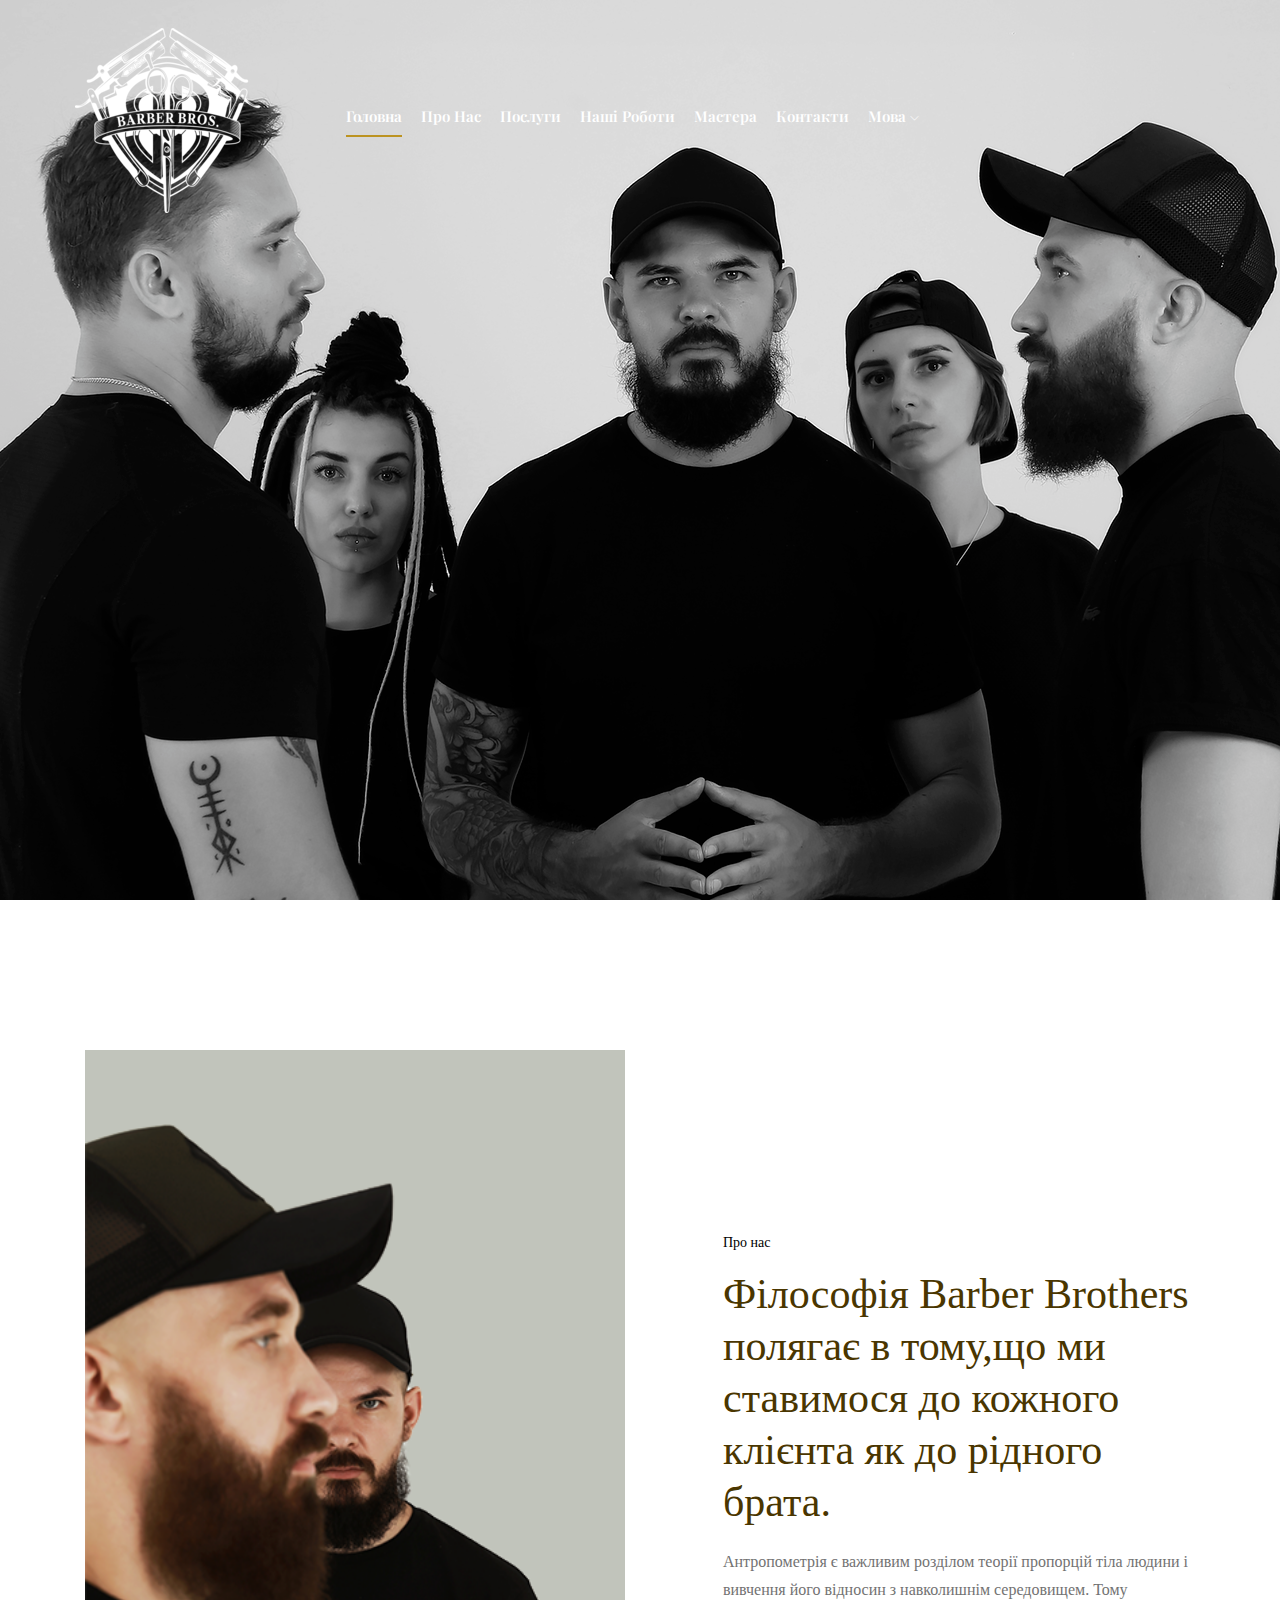
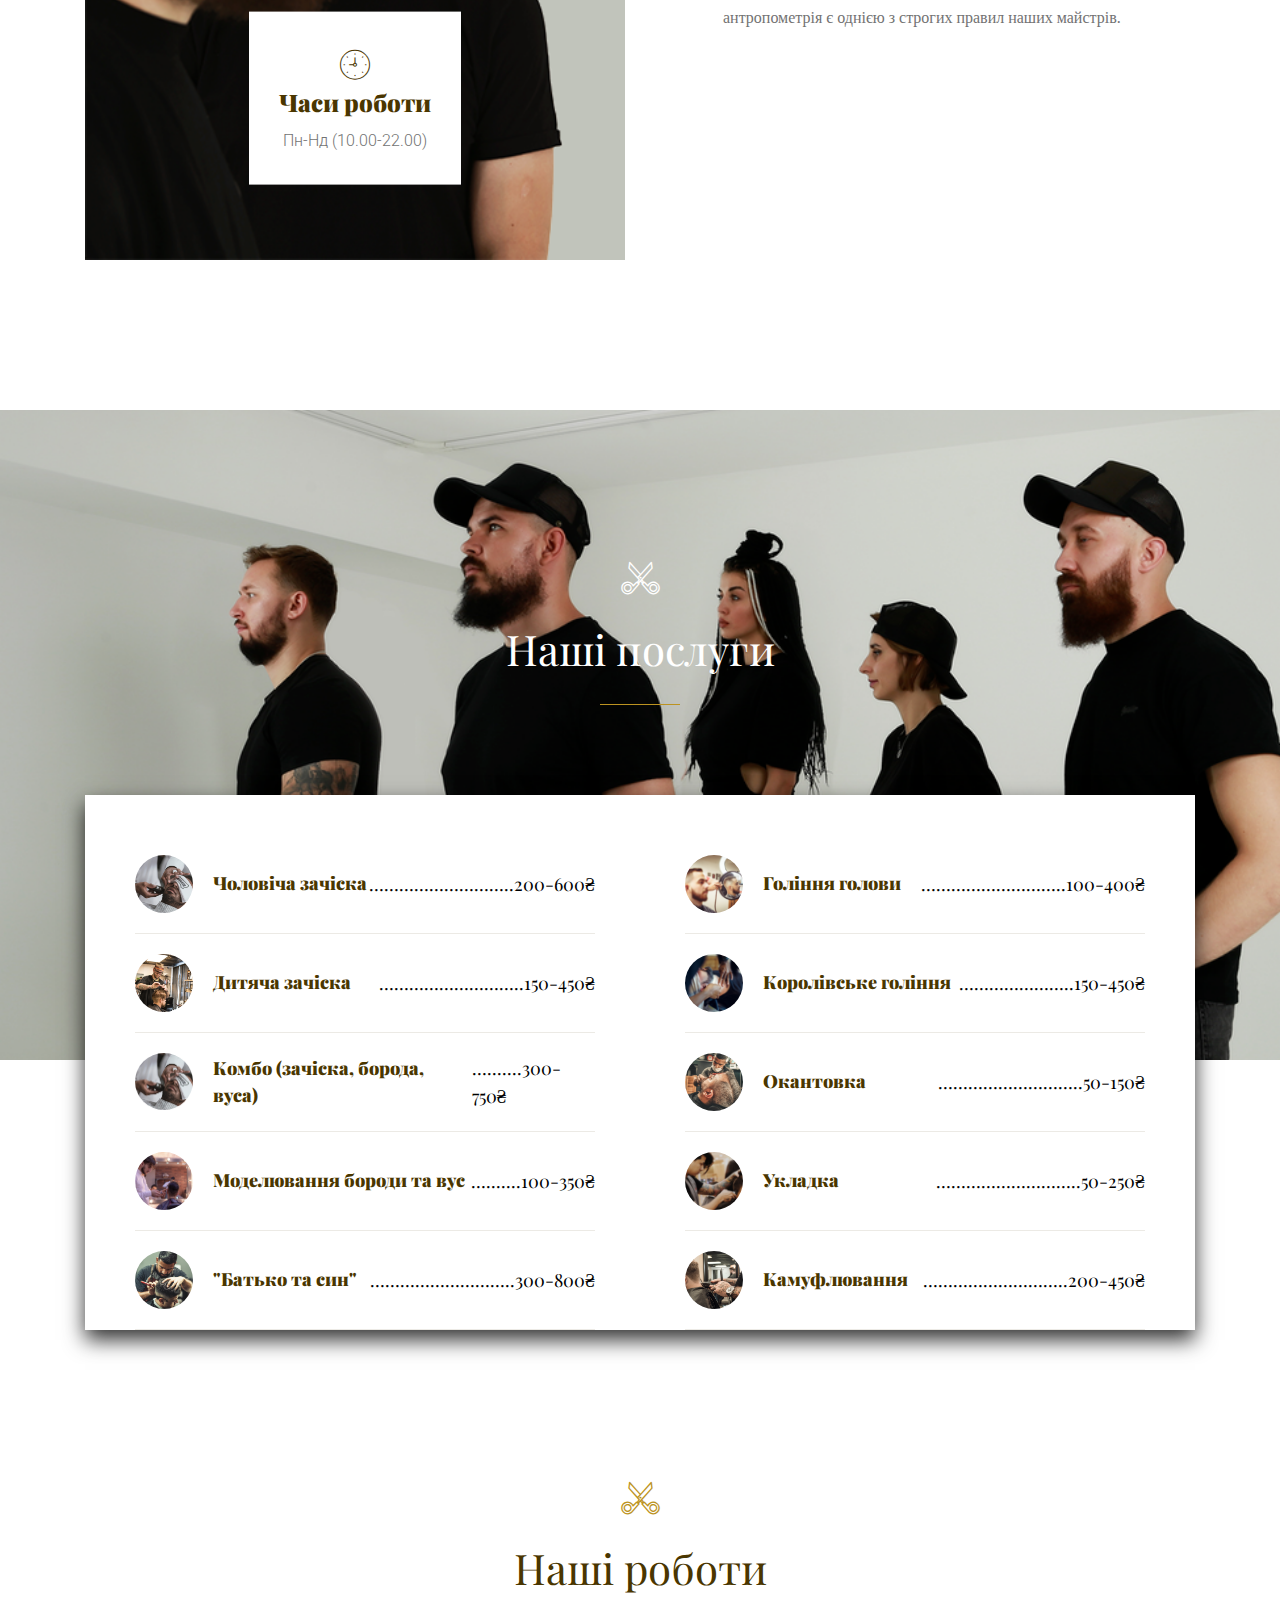
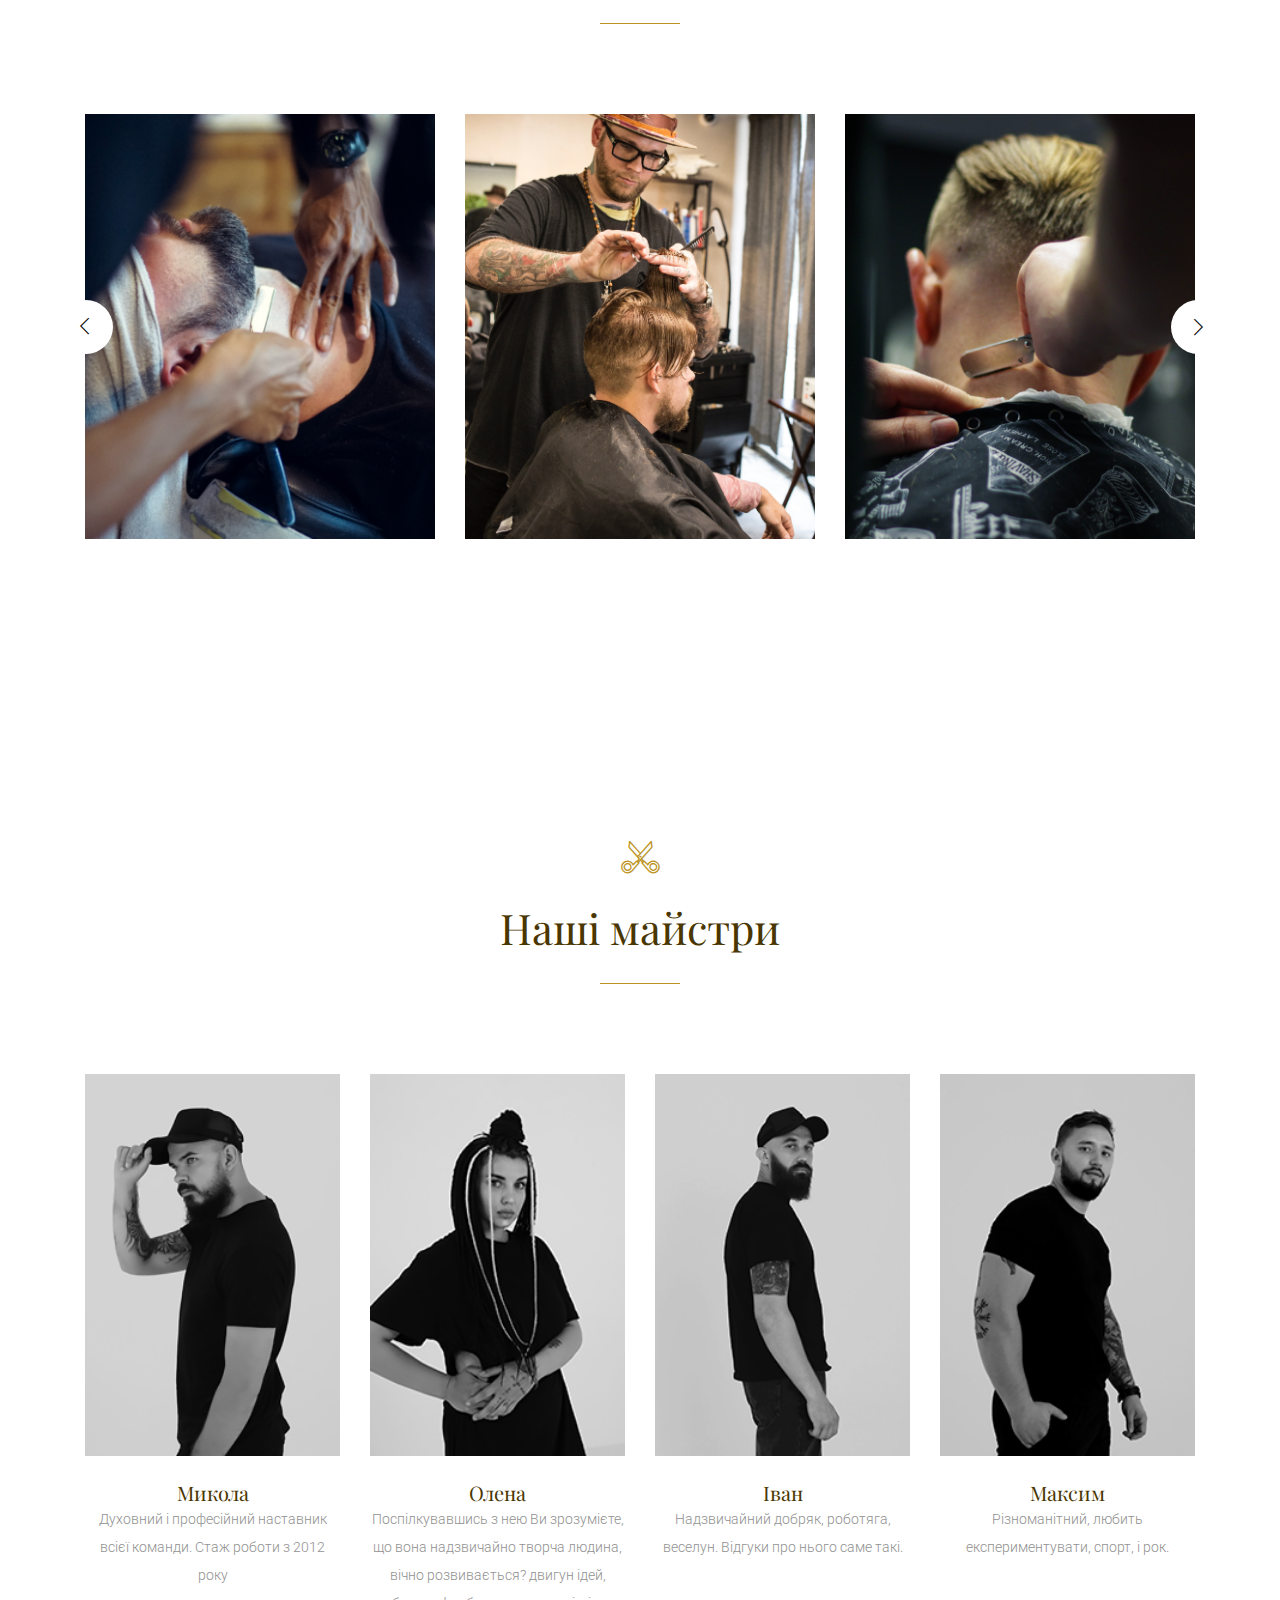
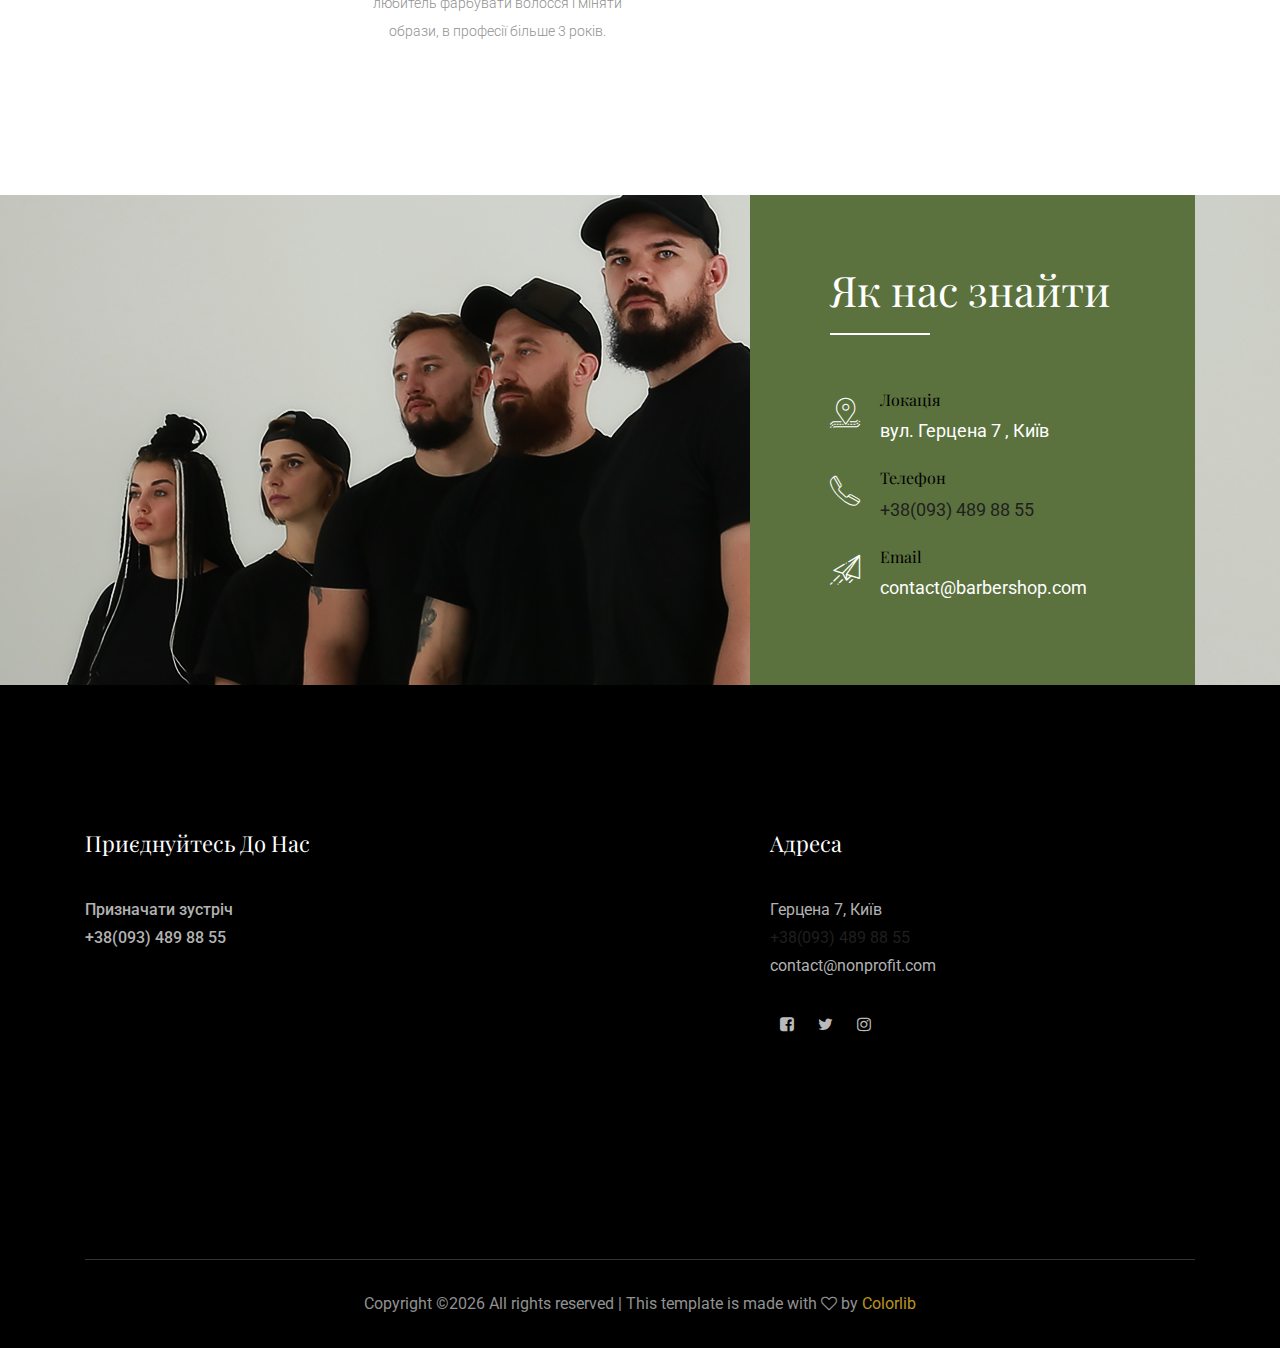
<file: index.html>
<!doctype html>
<html class="no-js" lang="zxx">

<head>
    <meta charset="utf-8">
    <meta http-equiv="x-ua-compatible" content="ie=edge">
    <title>Barber</title>
    <meta name="description" content="">
    <meta name="viewport" content="width=device-width, initial-scale=1">

    <!-- <link rel="manifest" href="site.webmanifest"> -->
    <link rel="shortcut icon" type="image/x-icon" href="img/favicon.png">
    <!-- Place favicon.ico in the root directory -->

    <!-- CSS here -->
    <link rel="stylesheet" href="css/bootstrap.min.css">
    <link rel="stylesheet" href="css/owl.carousel.min.css">
    <link rel="stylesheet" href="css/magnific-popup.css">
    <link rel="stylesheet" href="css/font-awesome.min.css">
    <link rel="stylesheet" href="css/themify-icons.css">
    <link rel="stylesheet" href="css/nice-select.css">
    <link rel="stylesheet" href="css/flaticon.css">
    <link rel="stylesheet" href="css/gijgo.css">
    <link rel="stylesheet" href="css/animate.css">
    <link rel="stylesheet" href="css/slicknav.css">
    <link rel="stylesheet" href="css/style.css">
    <link rel="preconnect" href="https://fonts.googleapis.com">
    <link rel="preconnect" href="https://fonts.gstatic.com" crossorigin>
    <link href="https://fonts.googleapis.com/css2?family=Open+Sans:ital,wght@0,700;1,400&display=swap" rel="stylesheet">
    <!-- <link rel="stylesheet" href="css/responsive.css"> -->

</head>

<body>
    <!--[if lte IE 9]>
            <p class="browserupgrade">You are using an <strong>outdated</strong> browser. Please <a href="https://browsehappy.com/">upgrade your browser</a> to improve your experience and security.</p>
        <![endif]-->

    <!-- header-start -->
    <header>
        <div class="header-area ">
            <div id="sticky-header" class="main-header-area">
                <div class="container-fluid p-0">
                    <div class="row align-items-center no-gutters">
                            <div class="col-xl-3 col-lg-3">
                                <div class="logo-img">
                                    <a href="index.html">
                                        <img src="img/logo.png" alt="">
                                    </a>
                                </div>
                            </div>
                        <div class="col-xl-6 col-lg-6">
                            <div class="main-menu  d-none d-lg-block">
                                <nav>
                                    <ul id="navigation">
                                        <li><a class="active" href="index.html">Головна</a></li>
                                        <li><a href="#about_area">Про нас</a></li>
                                        <li><a href="#service_area">Послуги</a></li>
                                        <li><a href="#gallery">Наші роботи</a></li>
                                        <li><a href="#masters">Мастера</a></li>
                                        <li><a href="#contact">Контакти</a></li>
                                        <li><a >Мова <i class="ti-angle-down"></i></a>
                                            <ul class="submenu">
                                                <li><a href="./index.html">Українська</a></li>
                                                <li><a href="./ru-version.html">Російська</a></li>
                                                <li><a href="./eng-version.html">Англійська</a></li>
                                            </ul>
                                        </li>
                                    </ul>
                                </nav>
                            </div>
                        </div>
                        <div class="col-12">
                            <div class="mobile_menu d-block d-lg-none"></div>
                        </div>
                    </div>
                </div>
            </div>
        </div>
    </header>
    <!-- header-end -->

    <!-- slider_area_start -->
    <div class="slider_area">
        <div class="single_slider d-flex align-items-center justify-content-center slider_bg_1 overlay2">
            <div class="container">
                <div class="row">
                    <div class="col-xl-12">
                       
                    </div>
                </div>
            </div>
        </div>
    </div>
    <!-- slider_area_end -->

    <!-- about_area_start -->
    <div class="about_area" id="about_area">
        <div class="container">
            <div class="row align-items-center">
                <div class="col-xl-6 col-lg-6">
                    <div class="about_thumb">
                        <img src="img/about/about_lft.png" alt="">
                        <div class="opening_hour text-center">
                                <i class="flaticon-clock"></i>
                                <h3>Часи роботи</h3>
                                <p>Пн-Нд (10.00-22.00) <br>
                                       </p>
                        </div>
                    </div>
                </div>
                <div class="col-xl-6 col-lg-6">
                    <div class="about_info">
                        <div class="section_title mb-20px">
                            <span>Про нас</span>
                            <h3>Філософія Barber Brothers
                                полягає в тому,що ми ставимося до кожного клієнта як до рідного брата.</h3>
                        </div>
                        <p>Антропометрія є важливим розділом теорії пропорцій тіла людини і вивчення його відносин з 
                            навколишнім середовищем. Тому антропометрія є однією з строгих правил наших майстрів.</p>
                    </div>
                </div>
            </div>
        </div>
    </div>
    <!-- about_area_end -->
<div class="service_area" id="service_area">
    <div class="container">
        <div class="row">
            <div class="col-xl-12">
                <div class="section_title2 text-center mb-90">
                    <i class="flaticon-scissors"></i>
                    <h3>Наші послуги</h3>
                </div>
            </div>
        </div>
        <div class="white_bg_pos">
                <div class="row">
                        <div class="col-xl-6">
                            <div class="single_service d-flex justify-content-between align-items-center">
                                <div class="service_inner d-flex align-items-center">
                                    <div class="thumb">
                                            <img src="img/service/1.png" alt="">
                                    </div>
                                    <span>Чоловіча зачіска</span>
                                </div>
                                <p>………………………..200-600₴</p>
                            </div>
                            <div class="single_service d-flex justify-content-between align-items-center">
                                <div class="service_inner d-flex align-items-center">
                                    <div class="thumb">
                                            <img src="img/service/2.png" alt="">
                                    </div>
                                    <span>Дитяча зачіска</span>
                                </div>
                                <p>………………………..150-450₴</p>
                            </div>
                            <div class="single_service d-flex justify-content-between align-items-center">
                                <div class="service_inner d-flex align-items-center">
                                    <div class="thumb">
                                            <img src="img/service/3.png" alt="">
                                    </div>
                                    <span>Комбо (зачіска, борода, вуса)</span>
                                </div>
                                <p>….......300-750₴</p>
                            </div>
                            <div class="single_service d-flex justify-content-between align-items-center">
                                <div class="service_inner d-flex align-items-center">
                                    <div class="thumb">
                                            <img src="img/service/4.png" alt="">
                                    </div>
                                    <span>Моделювання бороди та вус</span>
                                </div>
                                <p>….......100-350₴</p>
                            </div>
                            <div class="single_service d-flex justify-content-between align-items-center">
                                <div class="service_inner d-flex align-items-center">
                                    <div class="thumb">
                                            <img src="img/service/5.png" alt="">
                                    </div>
                                    <span>"Батько та син"</span>
                                </div>
                                <p>………………………..300-800₴</p>
                            </div>
                        </div>
                        <div class="col-xl-6">
                            <div class="single_service d-flex justify-content-between align-items-center">
                                <div class="service_inner d-flex align-items-center">
                                    <div class="thumb">
                                            <img src="img/service/6.png" alt="">
                                    </div>
                                    <span>Гоління голови</span>
                                </div>
                                <p>………………………..100-400₴</p>
                            </div>
                            <div class="single_service d-flex justify-content-between align-items-center">
                                <div class="service_inner d-flex align-items-center">
                                    <div class="thumb">
                                            <img src="img/service/7.png" alt="">
                                    </div>
                                    <span>Королівське гоління</span>
                                </div>
                                <p>…………………..150-450₴</p>
                            </div>
                            <div class="single_service d-flex justify-content-between align-items-center">
                                <div class="service_inner d-flex align-items-center">
                                    <div class="thumb">
                                            <img src="img/service/8.png" alt="">
                                    </div>
                                    <span>Окантовка</span>
                                </div>
                                <p>………………………..50-150₴</p>
                            </div>
                            <div class="single_service d-flex justify-content-between align-items-center">
                                <div class="service_inner d-flex align-items-center">
                                    <div class="thumb">
                                            <img src="img/service/9.png" alt="">
                                    </div>
                                    <span>Укладка</span>
                                </div>
                                <p>………………………..50-250₴</p>
                            </div>
                            <div class="single_service d-flex justify-content-between align-items-center">
                                <div class="service_inner d-flex align-items-center">
                                    <div class="thumb">
                                            <img src="img/service/10.png" alt="">
                                    </div>
                                    <span>Камуфлювання</span>
                                </div>
                                <p>………………………..200-450₴</p>
                            </div>
                        </div>
                    </div>
        </div>
    </div>
</div>


    <!-- gallery_area_start -->
    <div class="gallery_area" id="gallery">
        <div class="container">
            <div class="row">
                <div class="col-xl-12">
                    <div class="section_title2 text-center mb-90">
                        <i class="flaticon-scissors"></i>
                        <h3>Наші роботи</h3>
                    </div>
                </div>
            </div>
            <div class="row">
                <div class="col-xl-12">
                    <div class="gallery_active owl-carousel">
                        <div class="single_gallery">
                            <div class="thumb">
                                <img src="img/gallery/1.png" alt="">
                                <div class="image_hover">
                                    <a class="popup-image" href="img/gallery/1.png">
                                        <i class="ti-plus"></i>
                                    </a>
                                </div>
                            </div>
                        </div>
                        <div class="single_gallery">
                            <div class="thumb">
                                <img src="img/gallery/2.png" alt="">
                                <div class="image_hover">
                                    <a class="popup-image" href="img/gallery/2.png">
                                        <i class="ti-plus"></i>
                                    </a>
                                </div>
                            </div>
                        </div>
                        <div class="single_gallery">
                            <div class="thumb">
                                <img src="img/gallery/3.png" alt="">
                                <div class="image_hover">
                                    <a class="popup-image" href="img/gallery/3.png">
                                        <i class="ti-plus"></i>
                                    </a>
                                </div>
                            </div>
                        </div>
                        <div class="single_gallery">
                            <div class="thumb">
                                <img src="img/gallery/1.png" alt="">
                                <div class="image_hover">
                                    <a class="popup-image" href="img/gallery/1.png">
                                        <i class="ti-plus"></i>
                                    </a>
                                </div>
                            </div>
                        </div>
                        <div class="single_gallery">
                            <div class="thumb">
                                <img src="img/gallery/2.png" alt="">
                                <div class="image_hover">
                                    <a class="popup-image" href="img/gallery/2.png">
                                        <i class="ti-plus"></i>
                                    </a>
                                </div>
                            </div>
                        </div>
                        <div class="single_gallery">
                            <div class="thumb">
                                <img src="img/gallery/3.png" alt="">
                                <div class="image_hover">
                                    <a class="popup-image" href="img/gallery/3.png">
                                        <i class="ti-plus"></i>
                                    </a>
                                </div>
                            </div>
                        </div>
                    </div>
                </div>
            </div>
        </div>
    </div>
    <!-- gallery_area_end -->

    <!-- cutter_muster_start -->
    <div class="cutter_muster" id="masters">
        <div class="container">
                <div class="row">
                        <div class="col-xl-12">
                            <div class="section_title2 text-center mb-90">
                                <i class="flaticon-scissors"></i>
                                <h3>Наші майстри</h3>
                            </div>
                        </div>
                    </div>
            <div class="row">
                <div class="col-xl-3 col-md-6 col-lg-3">
                    <div class="single_master">
                        <div class="thumb">
                            <img src="img/team/1.png" alt="">
                            <div class="social_link">
                                <a href="https://www.instagram.com/just_barber_kolya_/"><i class="fa fa-instagram"></i></a>
                            </div>
                        </div>
                        <div class="master_name text-center">
                            <h3>Микола</h3>
                            <p>Духовний і професійний наставник всієї команди.
                                Стаж роботи з 2012 року</p>
                        </div>
                    </div>
                </div>
                <div class="col-xl-3 col-md-6 col-lg-3">
                    <div class="single_master">
                        <div class="thumb">
                            <img src="img/team/2.png" alt="">
                            <div class="social_link">
                                <a href="https://www.instagram.com/aloona_sunmoon/"><i class="fa fa-instagram"></i></a>
                            </div>
                        </div>
                        <div class="master_name text-center">
                            <h3>Олена</h3>
                            <p>Поспілкувавшись з нею Ви зрозумієте, що вона надзвичайно творча людина, 
                                вічно розвивається? двигун ідей, 
                                любитель фарбувати волосся і міняти образи, в професії більше 3 років.</p>
                        </div>
                    </div>
                </div>
                <div class="col-xl-3 col-md-6 col-lg-3">
                    <div class="single_master">
                        <div class="thumb">
                            <img src="img/team/3.png" alt="">
                            <div class="social_link">
                                <a href="https://www.instagram.com/ivan_mik17/"><i class="fa fa-instagram"></i></a>
                            </div>
                        </div>
                        <div class="master_name text-center">
                            <h3>Іван</h3>
                            <p>Надзвичайний добряк, роботяга, веселун.
                                Відгуки про нього саме такі.</p>
                        </div>
                    </div>
                </div>
                <div class="col-xl-3 col-md-6 col-lg-3">
                    <div class="single_master">
                        <div class="thumb">
                            <img src="img/team/4.png" alt="">
                            <div class="social_link">
                                <a href="https://www.instagram.com/william_thatcher1"><i class="fa fa-instagram"></i></a>
                            </div>
                        </div>
                        <div class="master_name text-center">
                            <h3>Максим</h3>
                            <p> Різноманітний, любить експериментувати, спорт, і рок.</p>
                        </div>
                    </div>
                </div>
            </div>
        </div>
    </div>
    <!-- cutter_muster_end -->

    <!-- find_us_area start -->
    <div id="contact" ></div>
    <div class="find_us_area find_bg_1" >
        <div class="container">
            <div class="row">
                <div class="col-xl-5 offset-xl-7 col-lg-6 offset-lg-6">
                    <div class="find_info">
                        <h3 class="find_info_title" >Як нас знайти</h3>
                        <div class="single_find d-flex">
                            <div class="icon">
                                <i class="flaticon-placeholder"></i>
                            </div>
                            <div class="find_text">
                                    <h3>Локація</h3>
                                    <p>вул. Герцена 7 , Київ</p>
                            </div>
                        </div>
                        <div class="single_find d-flex">
                            <div class="icon">
                                <i class="flaticon-phone-call"></i>
                            </div>
                            <div class="find_text">
                                <h3>Телефон</h3>
                                <p>
                                    <a href="tel:+380934898855">+38(093) 489 88 55 </a>
                                </p>
                            </div>
                        </div>
                        <div class="single_find d-flex">
                            <div class="icon">
                                <i class="flaticon-paper-plane"></i>
                            </div>
                            <div class="find_text">
                                    <h3>Email</h3>
                                    <p>contact@barbershop.com</p>
                            </div>
                        </div>
                        

                    </div>
                </div>
            </div>
        </div>
    </div>
    <!-- find_us_area_end -->

    <!-- footer -->
    <footer class="footer">
            <div class="footer_top">
                <div class="container">
                    <div class="row">
                        <div class="col-xl-3 col-md-6 col-lg-3">
                            <div class="footer_widget">
                                <h3 class="footer_title">
                                    Приєднуйтесь до нас
                                </h3>
                                <p class="footer_text doanar"> <a class="first" href="#">Призначати зустріч</a> <br>
                                <a href="tel:+380934898855">+38(093) 489 88 55 </a>
                            </div>
                        </div>
                        <iframe src="https://www.google.com/maps/embed?pb=!1m18!1m12!1m3!1d2539.5103252659983!2d30.470137416014794!3d50.4688425794779!2m3!1f0!2f0!3f0!3m2!1i1024!2i768!4f13.1!3m3!1m2!1s0x40d4cdda1f99de0f%3A0xe1f1e63ed4ce65e7!2z0LLRg9C70LjRhtGPINCT0LXRgNGG0LXQvdCwLCA3LCDQmtC40ZfQsiwgMDIwMDA!5e0!3m2!1suk!2sua!4v1627675144001!5m2!1suk!2sua" width="400" height="300" style="border:0;" allowfullscreen="" loading="lazy"></iframe>
                        <div class="col-xl-3 col-md-6 col-lg-3">
                            <div class="footer_widget">
                                <h3 class="footer_title">
                                    Адреса
                                </h3>
                                <p class="footer_text">Герцена 7, Київ <br>
                                    <a href="tel:+380934898855">+38(093) 489 88 55 </a> <br>
                                    <a class="domain" href="#">contact@nonprofit.com</a></p>
                                <div class="socail_links">
                                    <ul>
                                        <li>
                                            <a href="#">
                                                <i class="fa fa-facebook-square"></i>
                                            </a>
                                        </li>
                                        <li>
                                            <a href="#">
                                                <i class="fa fa-twitter"></i>
                                            </a>
                                        </li>
                                        <li>
                                            <a href="#">
                                                <i class="fa fa-instagram"></i>
                                            </a>
                                        </li>
                                    </ul>
                                </div>
                            </div>
                            
                        </div>
                        </div>
                    </div>
                </div>
            </div>
            <div class="copy-right_text">
                <div class="container">
                    <div class="footer_border"></div>
                    <div class="row">
                        <div class="col-xl-12">
                            <p class="copy_right text-center">
                                <!-- Link back to Colorlib can't be removed. Template is licensed under CC BY 3.0. -->
Copyright &copy;<script>document.write(new Date().getFullYear());</script> All rights reserved | This template is made with <i class="fa fa-heart-o" aria-hidden="true"></i> by <a href="https://colorlib.com" target="_blank">Colorlib</a>
<!-- Link back to Colorlib can't be removed. Template is licensed under CC BY 3.0. -->
                            </p>
                        </div>
                    </div>
                </div>
            </div>
        </footer>
    <!-- footer -->
    <!-- link that opens popup -->

    <!-- form itself end-->
    <form id="test-form" class="white-popup-block mfp-hide">
            <div class="popup_box ">
                    <div class="popup_inner">
                        <h3>Make an Appointment</h3>
                        <form action="#">
                            <div class="row">
                                <div class="col-xl-6 col-md-6">
                                    <input id="datepicker" placeholder="Date">
                                </div>
                                <div class="col-xl-6 col-md-6">
                                    <input id="timepicker" placeholder="time">
                                </div>
                                <div class="col-xl-6 col-md-6">
                                    <select class="form-select wide" id="default-select" class="">
                                        <option data-display="Choose services">Choose services 1</option>
                                        <option value="1">Choose services 2</option>
                                        <option value="2">Choose services 3</option>
                                        <option value="3">Choose services 4</option>
                                    </select>
                                </div>
                                <div class="col-xl-6 col-md-6">
                                    <select class="form-select wide" id="default-select" class="">
                                        <option data-display="Choose Barbers">Choose Barbers</option>
                                        <option value="1">Zaki</option>
                                        <option value="2">Ronky</option>
                                        <option value="3">kalu</option>
                                    </select>
                                </div>
                                <div class="col-xl-6 col-md-6">
                                    <input type="text" placeholder="Your name">
                                </div>
                                <div class="col-xl-6 col-md-6">
                                    <input type="text" placeholder="Phone no">
                                </div>
                                <div class="col-xl-12">
                                    <input type="email" placeholder="Your email">
                                </div>
                                <div class="col-xl-12">
                                    <button type="submit" class="boxed-btn3">Submit</button>
                                </div>
                            </div>
                        </form>
                    </div>
                </div>
        </form>
<!-- form itself end -->

    <!-- JS here -->
    <script src="js/vendor/modernizr-3.5.0.min.js"></script>
    <script src="js/vendor/jquery-1.12.4.min.js"></script>
    <script src="js/popper.min.js"></script>
    <script src="js/bootstrap.min.js"></script>
    <script src="js/owl.carousel.min.js"></script>
    <script src="js/isotope.pkgd.min.js"></script>
    <script src="js/ajax-form.js"></script>
    <script src="js/waypoints.min.js"></script>
    <script src="js/jquery.counterup.min.js"></script>
    <script src="js/imagesloaded.pkgd.min.js"></script>
    <script src="js/scrollIt.js"></script>
    <script src="js/jquery.scrollUp.min.js"></script>
    <script src="js/wow.min.js"></script>
    <script src="js/nice-select.min.js"></script>
    <script src="js/jquery.slicknav.min.js"></script>
    <script src="js/jquery.magnific-popup.min.js"></script>
    <script src="js/plugins.js"></script>
    <script src="js/gijgo.min.js"></script>

    <!--contact js-->
    <script src="js/contact.js"></script>
    <script src="js/jquery.ajaxchimp.min.js"></script>
    <script src="js/jquery.form.js"></script>
    <script src="js/jquery.validate.min.js"></script>
    <script src="js/mail-script.js"></script>

    <script src="js/main.js"></script>
    <script>
        $('#datepicker').datepicker({
            iconsLibrary: 'fontawesome',
            disableDaysOfWeek: [0, 0],
        //     icons: {
        //      rightIcon: '<span class="fa fa-caret-down"></span>'
        //  }
        });
        $('#datepicker2').datepicker({
            iconsLibrary: 'fontawesome',
            icons: {
             rightIcon: '<span class="fa fa-caret-down"></span>'
         }

        });
        var timepicker = $('#timepicker').timepicker({
         format: 'HH.MM'
     });
    </script>
     <script type="text/javascript" src="https://w530531.yclients.com/widgetJS" charset="UTF-8"></script>
     <script>
         var yWidgetSettings = {
         buttonColor : '#5b723e',
         buttonPosition : 'bottom right',
         buttonAutoShow : true,
         buttonText : 'Онлайн запись',
         formPosition : 'right'
       };
     </script>
</body>

</html>
</file>
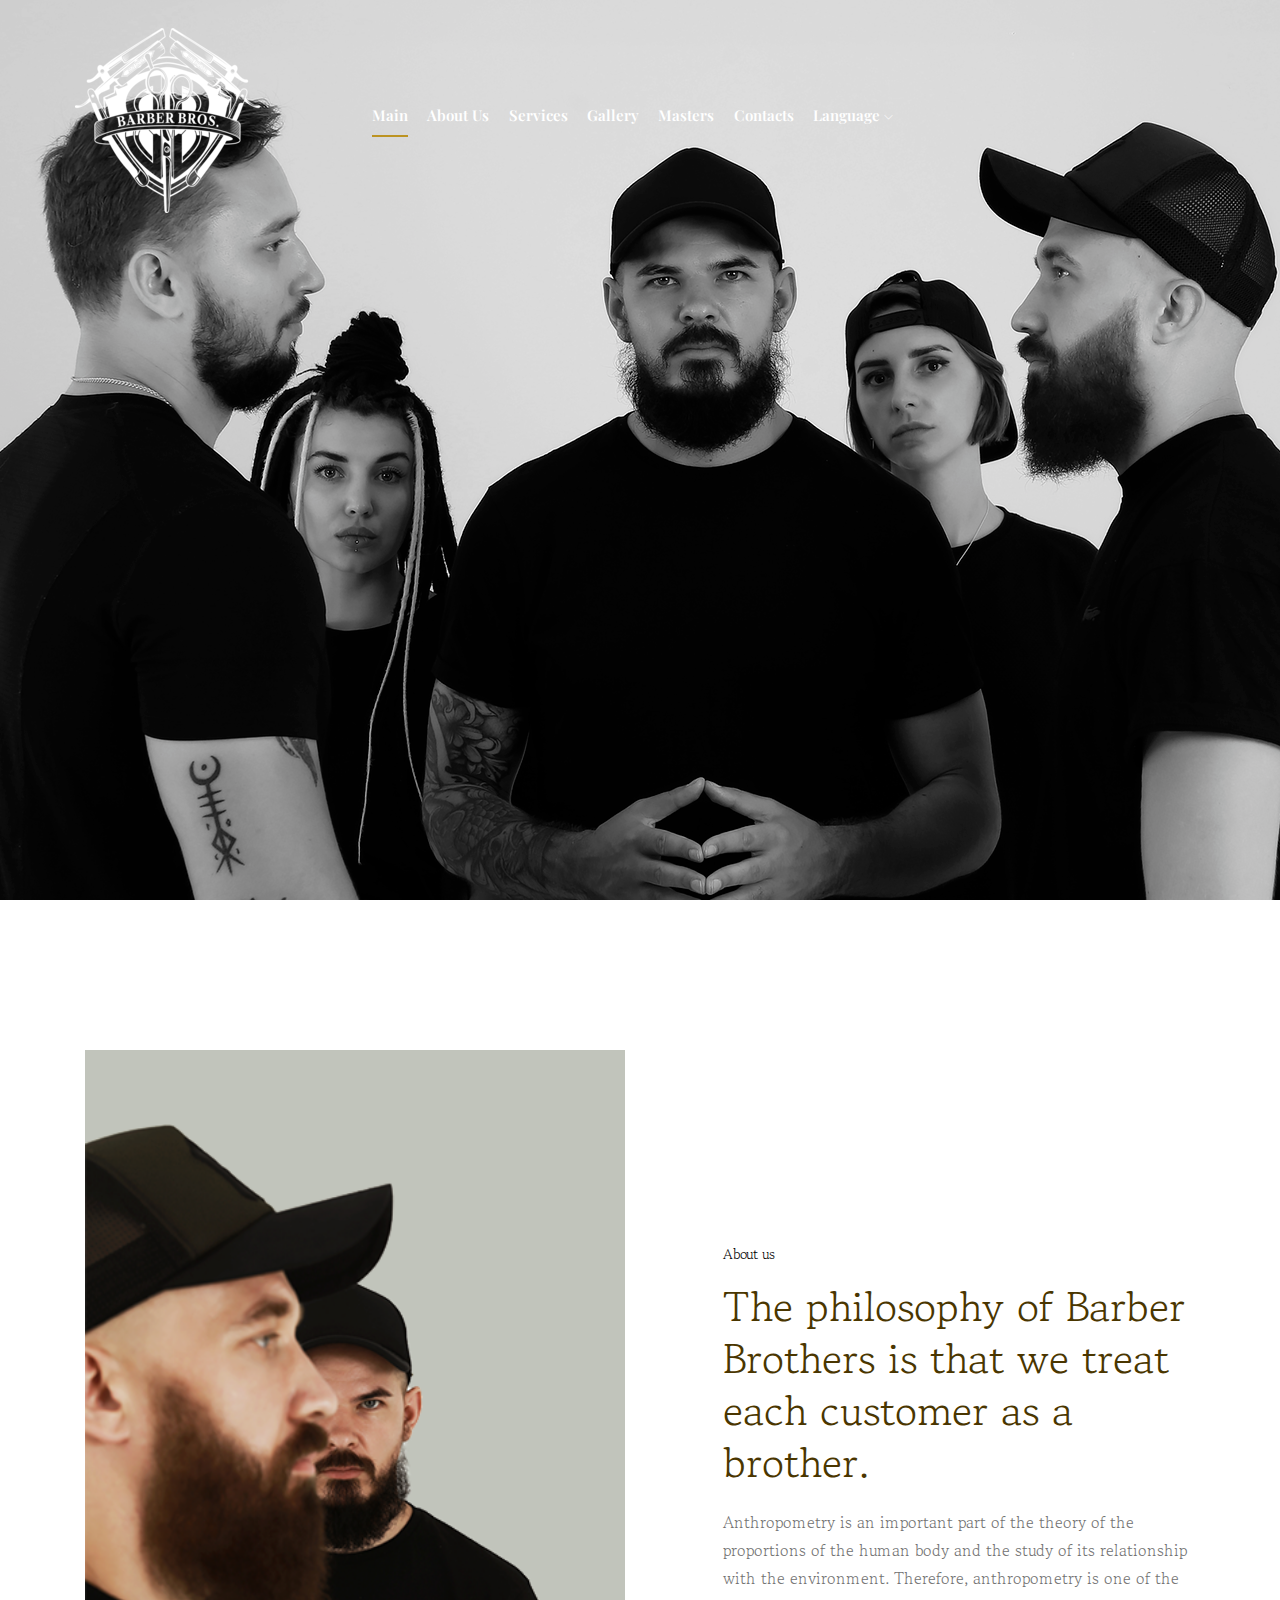
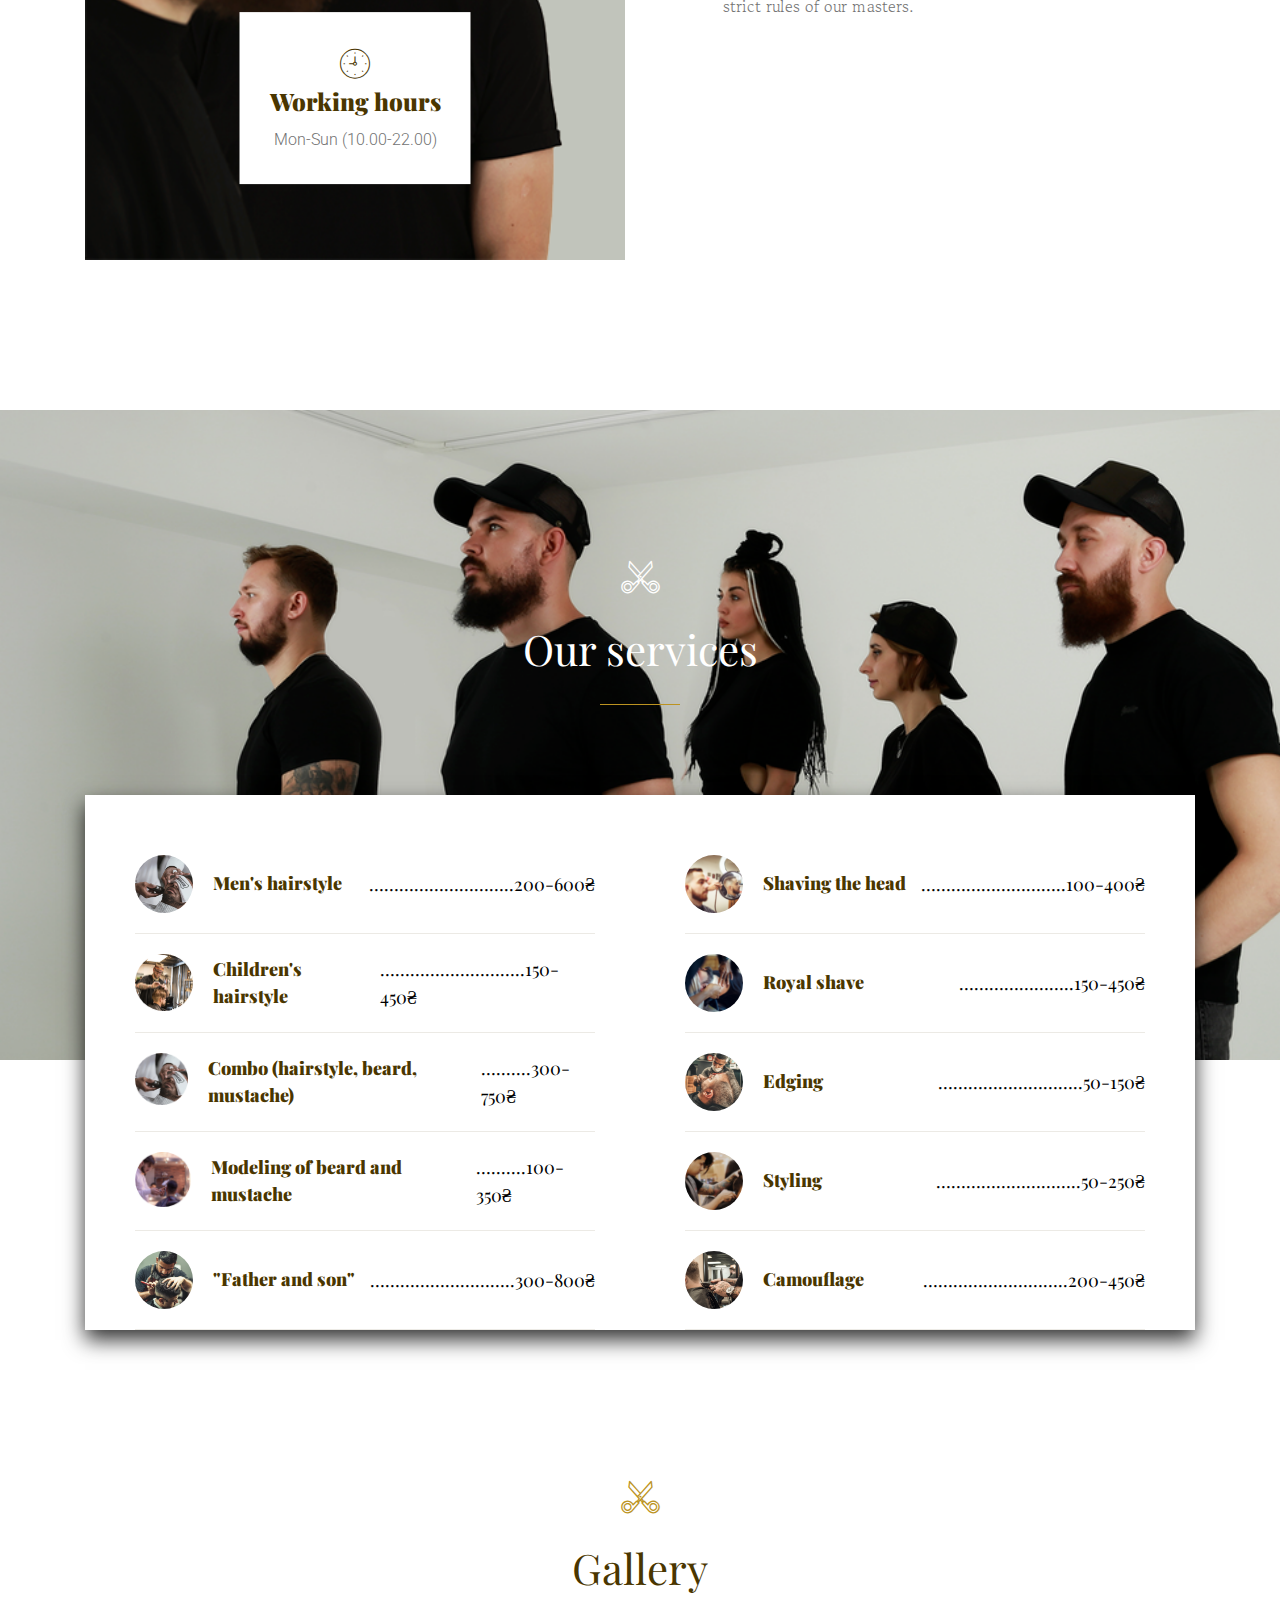
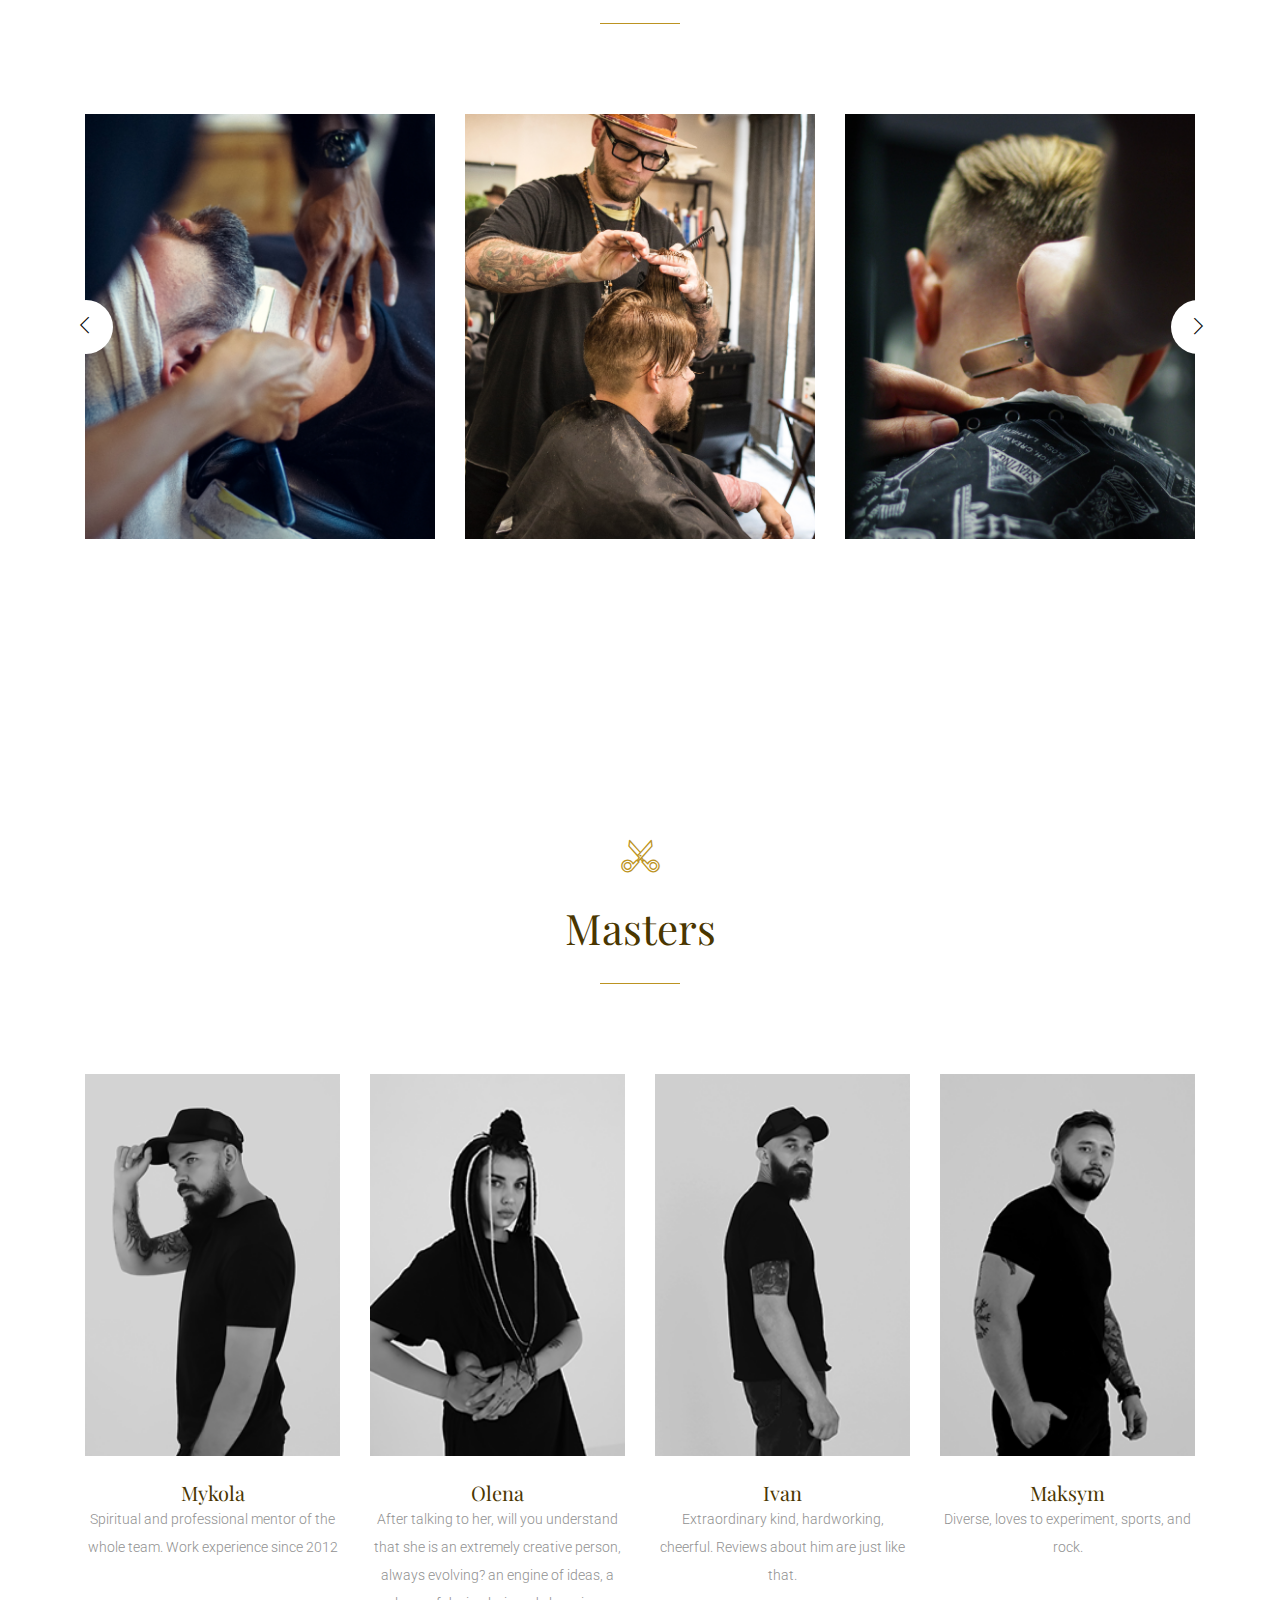
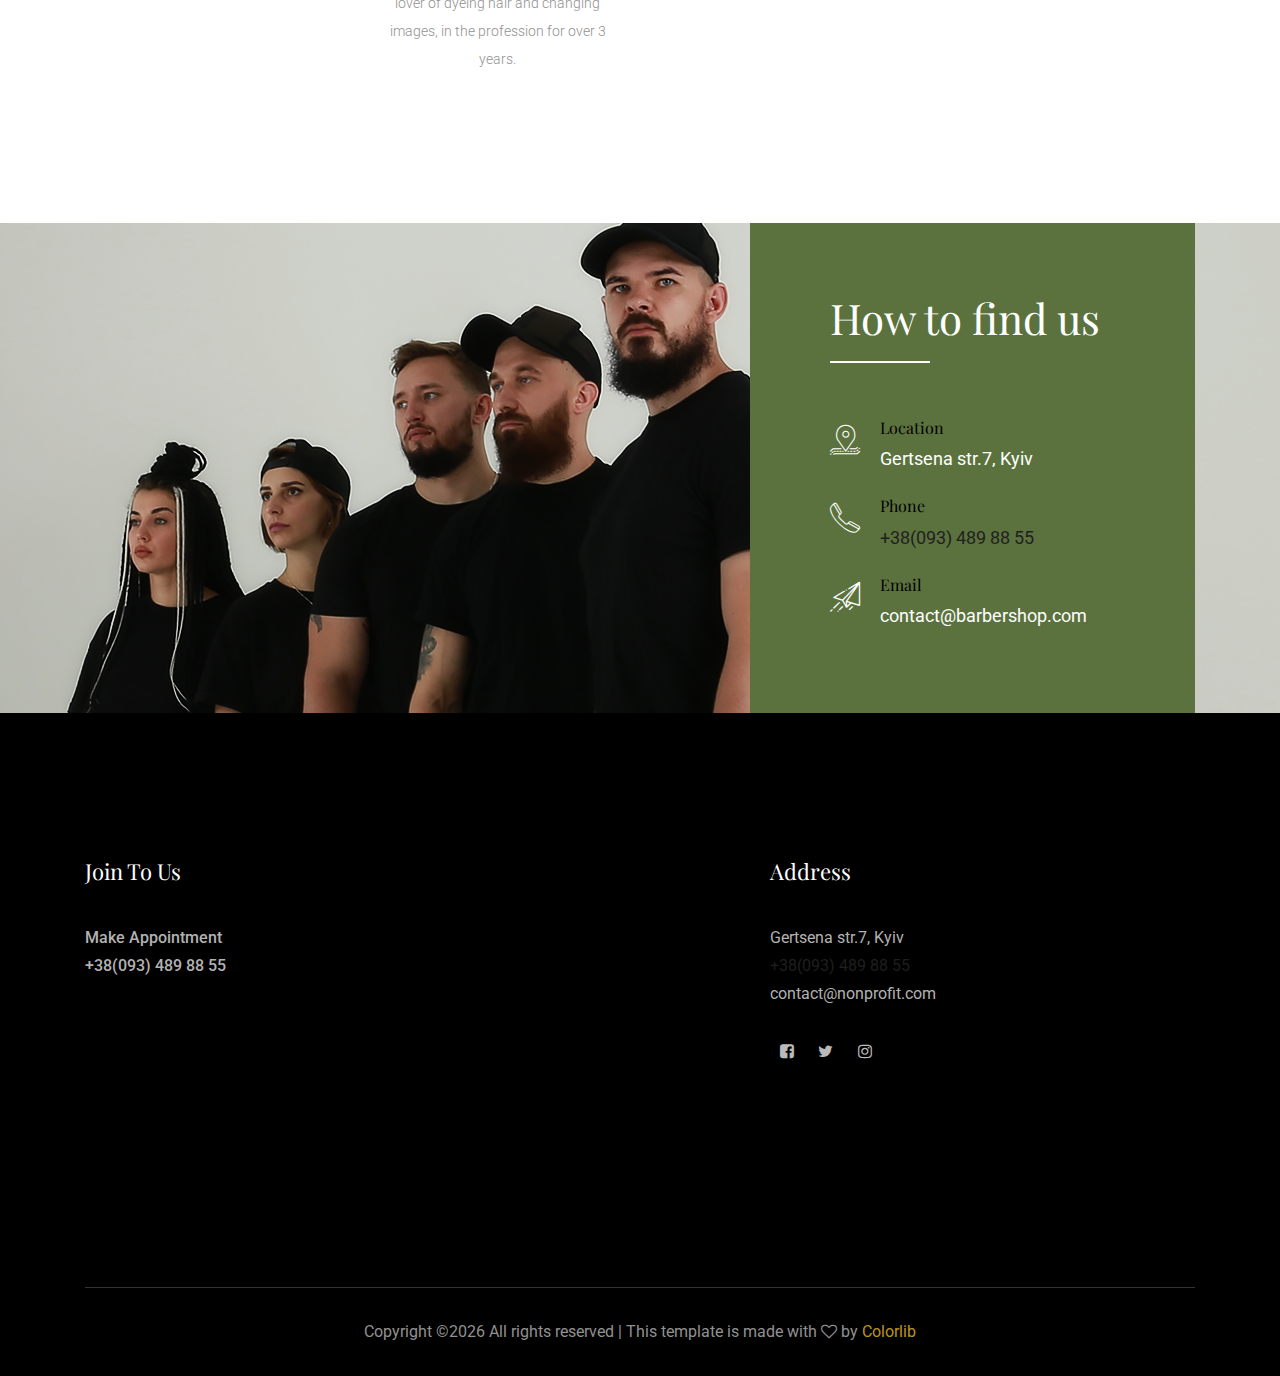
<file: eng-version.html>
<!doctype html>
<html class="no-js" lang="zxx">

<head>
    <meta charset="utf-8">
    <meta http-equiv="x-ua-compatible" content="ie=edge">
    <title>Barber</title>
    <meta name="description" content="">
    <meta name="viewport" content="width=device-width, initial-scale=1">

    <!-- <link rel="manifest" href="site.webmanifest"> -->
    <link rel="shortcut icon" type="image/x-icon" href="img/favicon.png">
    <!-- Place favicon.ico in the root directory -->

    <!-- CSS here -->
    <link rel="stylesheet" href="css/bootstrap.min.css">
    <link rel="stylesheet" href="css/owl.carousel.min.css">
    <link rel="stylesheet" href="css/magnific-popup.css">
    <link rel="stylesheet" href="css/font-awesome.min.css">
    <link rel="stylesheet" href="css/themify-icons.css">
    <link rel="stylesheet" href="css/nice-select.css">
    <link rel="stylesheet" href="css/flaticon.css">
    <link rel="stylesheet" href="css/gijgo.css">
    <link rel="stylesheet" href="css/animate.css">
    <link rel="stylesheet" href="css/slicknav.css">
    <link rel="stylesheet" href="css/style.css">
    <link rel="preconnect" href="https://fonts.googleapis.com">
    <link rel="preconnect" href="https://fonts.gstatic.com" crossorigin>
    <link href="https://fonts.googleapis.com/css2?family=Gowun+Batang:wght@400;700&display=swap" rel="stylesheet">
    <!-- <link rel="stylesheet" href="css/responsive.css"> -->
</head>

<body>
    <!--[if lte IE 9]>
            <p class="browserupgrade">You are using an <strong>outdated</strong> browser. Please <a href="https://browsehappy.com/">upgrade your browser</a> to improve your experience and security.</p>
        <![endif]-->

    <!-- header-start -->
    <header>
        <div class="header-area ">
            <div id="sticky-header" class="main-header-area">
                <div class="container-fluid p-0">
                    <div class="row align-items-center no-gutters">
                            <div class="col-xl-3 col-lg-3">
                                <div class="logo-img">
                                    <a href="./eng-version.html">
                                        <img src="img/logo.png" alt="">
                                    </a>
                                </div>
                            </div>
                        <div class="col-xl-6 col-lg-6">
                            <div class="main-menu  d-none d-lg-block">
                                <nav>
                                    <ul id="navigation">
                                        <li><a class="active" href="index.html">Main</a></li>
                                        <li><a href="#about_area">About us</a></li>
                                        <li><a href="#service_area">Services</a></li>
                                        <li><a href="#gallery">Gallery</a></li>
                                        <li><a href="#masters">Masters</a></li>
                                        <li><a href="#contact">Contacts</a></li>
                                        <li><a >Language <i class="ti-angle-down"></i></a>
                                            <ul class="submenu">
                                                <li><a href="./index.html">Ukranian</a></li>
                                                <li><a href="./ru-version.html">Russian</a></li>
                                                <li><a href="./eng-version.html">English</a></li>
                                            </ul>
                                        </li>
                                    </ul>
                                </nav>
                            </div>
                        </div>
                        <div class="col-12">
                            <div class="mobile_menu d-block d-lg-none"></div>
                        </div>
                    </div>
                </div>
            </div>
        </div>
    </header>
    <!-- header-end -->

    <!-- slider_area_start -->
    <div class="slider_area">
        <div class="single_slider d-flex align-items-center justify-content-center slider_bg_1 overlay2">
            <div class="container">
                <div class="row">
                    <div class="col-xl-12">
                       
                    </div>
                </div>
            </div>
        </div>
    </div>
    <!-- slider_area_end -->

    <!-- about_area_start -->
    <div class="about_area" id="about_area">
        <div class="container">
            <div class="row align-items-center">
                <div class="col-xl-6 col-lg-6">
                    <div class="about_thumb">
                        <img src="img/about/about_lft.png" alt="">
                        <div class="opening_hour text-center">
                                <i class="flaticon-clock"></i>
                                <h3>Working hours</h3>
                                <p>Mon-Sun (10.00-22.00) <br>
                                       </p>
                        </div>
                    </div>
                </div>
                <div class="col-xl-6 col-lg-6">
                    <div class="about_info">
                        <div class="section_title mb-20px">
                            <span>About us</span>
                            <h3>The philosophy of Barber Brothers is that we treat each customer as a brother.</h3>
                        </div>
                        <p>Anthropometry is an important part of the theory of the proportions of the human body and the study of its relationship with the environment. Therefore, anthropometry is one of the strict rules of our masters.</p>
                    </div>
                </div>
            </div>
        </div>
    </div>
    <!-- about_area_end -->
<div class="service_area" id="service_area">
    <div class="container">
        <div class="row">
            <div class="col-xl-12">
                <div class="section_title2 text-center mb-90">
                    <i class="flaticon-scissors"></i>
                    <h3>Our services</h3>
                </div>
            </div>
        </div>
        <div class="white_bg_pos">
                <div class="row">
                        <div class="col-xl-6">
                            <div class="single_service d-flex justify-content-between align-items-center">
                                <div class="service_inner d-flex align-items-center">
                                    <div class="thumb">
                                            <img src="img/service/1.png" alt="">
                                    </div>
                                    <span>Men's hairstyle</span>
                                </div>
                                <p>………………………..200-600₴</p>
                            </div>
                            <div class="single_service d-flex justify-content-between align-items-center">
                                <div class="service_inner d-flex align-items-center">
                                    <div class="thumb">
                                            <img src="img/service/2.png" alt="">
                                    </div>
                                    <span>Children's hairstyle</span>
                                </div>
                                <p>………………………..150-450₴</p>
                            </div>
                            <div class="single_service d-flex justify-content-between align-items-center">
                                <div class="service_inner d-flex align-items-center">
                                    <div class="thumb">
                                            <img src="img/service/3.png" alt="">
                                    </div>
                                    <span>Сombo (hairstyle, beard, mustache)</span>
                                </div>
                                <p>….......300-750₴</p>
                            </div>
                            <div class="single_service d-flex justify-content-between align-items-center">
                                <div class="service_inner d-flex align-items-center">
                                    <div class="thumb">
                                            <img src="img/service/4.png" alt="">
                                    </div>
                                    <span>Modeling of beard and mustache</span>
                                </div>
                                <p>….......100-350₴</p>
                            </div>
                            <div class="single_service d-flex justify-content-between align-items-center">
                                <div class="service_inner d-flex align-items-center">
                                    <div class="thumb">
                                            <img src="img/service/5.png" alt="">
                                    </div>
                                    <span>"Father and son"</span>
                                </div>
                                <p>………………………..300-800₴</p>
                            </div>
                        </div>
                        <div class="col-xl-6">
                            <div class="single_service d-flex justify-content-between align-items-center">
                                <div class="service_inner d-flex align-items-center">
                                    <div class="thumb">
                                            <img src="img/service/6.png" alt="">
                                    </div>
                                    <span>Shaving the head</span>
                                </div>
                                <p>………………………..100-400₴</p>
                            </div>
                            <div class="single_service d-flex justify-content-between align-items-center">
                                <div class="service_inner d-flex align-items-center">
                                    <div class="thumb">
                                            <img src="img/service/7.png" alt="">
                                    </div>
                                    <span>Royal shave</span>
                                </div>
                                <p>…………………..150-450₴</p>
                            </div>
                            <div class="single_service d-flex justify-content-between align-items-center">
                                <div class="service_inner d-flex align-items-center">
                                    <div class="thumb">
                                            <img src="img/service/8.png" alt="">
                                    </div>
                                    <span>Edging</span>
                                </div>
                                <p>………………………..50-150₴</p>
                            </div>
                            <div class="single_service d-flex justify-content-between align-items-center">
                                <div class="service_inner d-flex align-items-center">
                                    <div class="thumb">
                                            <img src="img/service/9.png" alt="">
                                    </div>
                                    <span>Styling</span>
                                </div>
                                <p>………………………..50-250₴</p>
                            </div>
                            <div class="single_service d-flex justify-content-between align-items-center">
                                <div class="service_inner d-flex align-items-center">
                                    <div class="thumb">
                                            <img src="img/service/10.png" alt="">
                                    </div>
                                    <span>Camouflage</span>
                                </div>
                                <p>………………………..200-450₴</p>
                            </div>
                        </div>
                    </div>
        </div>
    </div>
</div>


    <!-- gallery_area_start -->
    <div class="gallery_area" id="gallery">
        <div class="container">
            <div class="row">
                <div class="col-xl-12">
                    <div class="section_title2 text-center mb-90">
                        <i class="flaticon-scissors"></i>
                        <h3>Gallery</h3>
                    </div>
                </div>
            </div>
            <div class="row">
                <div class="col-xl-12">
                    <div class="gallery_active owl-carousel">
                        <div class="single_gallery">
                            <div class="thumb">
                                <img src="img/gallery/1.png" alt="">
                                <div class="image_hover">
                                    <a class="popup-image" href="img/gallery/1.png">
                                        <i class="ti-plus"></i>
                                    </a>
                                </div>
                            </div>
                        </div>
                        <div class="single_gallery">
                            <div class="thumb">
                                <img src="img/gallery/2.png" alt="">
                                <div class="image_hover">
                                    <a class="popup-image" href="img/gallery/2.png">
                                        <i class="ti-plus"></i>
                                    </a>
                                </div>
                            </div>
                        </div>
                        <div class="single_gallery">
                            <div class="thumb">
                                <img src="img/gallery/3.png" alt="">
                                <div class="image_hover">
                                    <a class="popup-image" href="img/gallery/3.png">
                                        <i class="ti-plus"></i>
                                    </a>
                                </div>
                            </div>
                        </div>
                        <div class="single_gallery">
                            <div class="thumb">
                                <img src="img/gallery/1.png" alt="">
                                <div class="image_hover">
                                    <a class="popup-image" href="img/gallery/1.png">
                                        <i class="ti-plus"></i>
                                    </a>
                                </div>
                            </div>
                        </div>
                        <div class="single_gallery">
                            <div class="thumb">
                                <img src="img/gallery/2.png" alt="">
                                <div class="image_hover">
                                    <a class="popup-image" href="img/gallery/2.png">
                                        <i class="ti-plus"></i>
                                    </a>
                                </div>
                            </div>
                        </div>
                        <div class="single_gallery">
                            <div class="thumb">
                                <img src="img/gallery/3.png" alt="">
                                <div class="image_hover">
                                    <a class="popup-image" href="img/gallery/3.png">
                                        <i class="ti-plus"></i>
                                    </a>
                                </div>
                            </div>
                        </div>
                    </div>
                </div>
            </div>
        </div>
    </div>
    <!-- gallery_area_end -->

    <!-- cutter_muster_start -->
    <div class="cutter_muster" id="masters">
        <div class="container">
                <div class="row">
                        <div class="col-xl-12">
                            <div class="section_title2 text-center mb-90">
                                <i class="flaticon-scissors"></i>
                                <h3>Masters</h3>
                            </div>
                        </div>
                    </div>
            <div class="row">
                <div class="col-xl-3 col-md-6 col-lg-3">
                    <div class="single_master">
                        <div class="thumb">
                            <img src="img/team/1.png" alt="">
                            <div class="social_link">
                                <a href="https://www.instagram.com/just_barber_kolya_/"><i class="fa fa-instagram"></i></a>
                            </div>
                        </div>
                        <div class="master_name text-center">
                            <h3>Mykola</h3>
                            <p>Spiritual and professional mentor of the whole team. Work experience since 2012</p>
                        </div>
                    </div>
                </div>
                <div class="col-xl-3 col-md-6 col-lg-3">
                    <div class="single_master">
                        <div class="thumb">
                            <img src="img/team/2.png" alt="">
                            <div class="social_link">
                                <a href="https://www.instagram.com/aloona_sunmoon/"><i class="fa fa-instagram"></i></a>
                            </div>
                        </div>
                        <div class="master_name text-center">
                            <h3>Olena</h3>
                            <p>After talking to her, will you understand that she is an extremely creative person, always evolving? an engine of ideas, a lover of dyeing hair and changing images, in the profession for over 3 years.</p>
                        </div>
                    </div>
                </div>
                <div class="col-xl-3 col-md-6 col-lg-3">
                    <div class="single_master">
                        <div class="thumb">
                            <img src="img/team/3.png" alt="">
                            <div class="social_link">
                                <a href="https://www.instagram.com/ivan_mik17/"><i class="fa fa-instagram"></i></a>
                            </div>
                        </div>
                        <div class="master_name text-center">
                            <h3>Ivan</h3>
                            <p>Extraordinary kind, hardworking, cheerful. Reviews about him are just like that.</p>
                        </div>
                    </div>
                </div>
                <div class="col-xl-3 col-md-6 col-lg-3">
                    <div class="single_master">
                        <div class="thumb">
                            <img src="img/team/4.png" alt="">
                            <div class="social_link">
                                <a href="https://www.instagram.com/william_thatcher1"><i class="fa fa-instagram"></i></a>
                            </div>
                        </div>
                        <div class="master_name text-center">
                            <h3>Maksym</h3>
                            <p> Diverse, loves to experiment, sports, and rock.</p>
                        </div>
                    </div>
                </div>
            </div>
        </div>
    </div>
    <!-- cutter_muster_end -->

    <!-- find_us_area start -->
    <div id="contact" ></div>
    <div class="find_us_area find_bg_1" >
        <div class="container">
            <div class="row">
                <div class="col-xl-5 offset-xl-7 col-lg-6 offset-lg-6">
                    <div class="find_info">
                        <h3 class="find_info_title" >How to find us</h3>
                        <div class="single_find d-flex">
                            <div class="icon">
                                <i class="flaticon-placeholder"></i>
                            </div>
                            <div class="find_text">
                                    <h3>Location</h3>
                                    <p>Gertsena str.7, Kyiv</p>
                            </div>
                        </div>
                        <div class="single_find d-flex">
                            <div class="icon">
                                <i class="flaticon-phone-call"></i>
                            </div>
                            <div class="find_text">
                                <h3>Phone</h3>
                                <p>
                                    <a href="tel:+380934898855">+38(093) 489 88 55 </a>
                                </p>
                            </div>
                        </div>
                        <div class="single_find d-flex">
                            <div class="icon">
                                <i class="flaticon-paper-plane"></i>
                            </div>
                            <div class="find_text">
                                    <h3>Email</h3>
                                    <p>contact@barbershop.com</p>
                            </div>
                        </div>
                        

                    </div>
                </div>
            </div>
        </div>
    </div>
    <!-- find_us_area_end -->

    <!-- footer -->
    <footer class="footer">
            <div class="footer_top">
                <div class="container">
                    <div class="row">
                        <div class="col-xl-3 col-md-6 col-lg-3">
                            <div class="footer_widget">
                                <h3 class="footer_title">
                                    Join to us
                                </h3>
                                <p class="footer_text doanar"> <a class="first" href="#">Make Appointment</a> <br>
                                <a href="tel:+380934898855">+38(093) 489 88 55 </a>
                            </div>
                        </div>
                        <iframe src="https://www.google.com/maps/embed?pb=!1m18!1m12!1m3!1d2539.5103252659983!2d30.470137416014794!3d50.4688425794779!2m3!1f0!2f0!3f0!3m2!1i1024!2i768!4f13.1!3m3!1m2!1s0x40d4cdda1f99de0f%3A0xe1f1e63ed4ce65e7!2z0LLRg9C70LjRhtGPINCT0LXRgNGG0LXQvdCwLCA3LCDQmtC40ZfQsiwgMDIwMDA!5e0!3m2!1suk!2sua!4v1627675144001!5m2!1suk!2sua" width="400" height="300" style="border:0;" allowfullscreen="" loading="lazy"></iframe>
                        <div class="col-xl-3 col-md-6 col-lg-3">
                            <div class="footer_widget">
                                <h3 class="footer_title">
                                    Address
                                </h3>
                                <p class="footer_text">Gertsena str.7, Kyiv <br>
                                    <a href="tel:+380934898855">+38(093) 489 88 55 </a> <br>
                                    <a class="domain" href="#">contact@nonprofit.com</a></p>
                                <div class="socail_links">
                                    <ul>
                                        <li>
                                            <a href="#">
                                                <i class="fa fa-facebook-square"></i>
                                            </a>
                                        </li>
                                        <li>
                                            <a href="#">
                                                <i class="fa fa-twitter"></i>
                                            </a>
                                        </li>
                                        <li>
                                            <a href="#">
                                                <i class="fa fa-instagram"></i>
                                            </a>
                                        </li>
                                    </ul>
                                </div>
                            </div>
                            
                        </div>
                        </div>
                    </div>
                </div>
            </div>
            <div class="copy-right_text">
                <div class="container">
                    <div class="footer_border"></div>
                    <div class="row">
                        <div class="col-xl-12">
                            <p class="copy_right text-center">
                                <!-- Link back to Colorlib can't be removed. Template is licensed under CC BY 3.0. -->
Copyright &copy;<script>document.write(new Date().getFullYear());</script> All rights reserved | This template is made with <i class="fa fa-heart-o" aria-hidden="true"></i> by <a href="https://colorlib.com" target="_blank">Colorlib</a>
<!-- Link back to Colorlib can't be removed. Template is licensed under CC BY 3.0. -->
                            </p>
                        </div>
                    </div>
                </div>
            </div>
        </footer>
    <!-- footer -->
    <!-- link that opens popup -->

    <!-- form itself end-->
    <form id="test-form" class="white-popup-block mfp-hide">
            <div class="popup_box ">
                    <div class="popup_inner">
                        <h3>Make an Appointment</h3>
                        <form action="#">
                            <div class="row">
                                <div class="col-xl-6 col-md-6">
                                    <input id="datepicker" placeholder="Date">
                                </div>
                                <div class="col-xl-6 col-md-6">
                                    <input id="timepicker" placeholder="time">
                                </div>
                                <div class="col-xl-6 col-md-6">
                                    <select class="form-select wide" id="default-select" class="">
                                        <option data-display="Choose services">Choose services 1</option>
                                        <option value="1">Choose services 2</option>
                                        <option value="2">Choose services 3</option>
                                        <option value="3">Choose services 4</option>
                                    </select>
                                </div>
                                <div class="col-xl-6 col-md-6">
                                    <select class="form-select wide" id="default-select" class="">
                                        <option data-display="Choose Barbers">Choose Barbers</option>
                                        <option value="1">Zaki</option>
                                        <option value="2">Ronky</option>
                                        <option value="3">kalu</option>
                                    </select>
                                </div>
                                <div class="col-xl-6 col-md-6">
                                    <input type="text" placeholder="Your name">
                                </div>
                                <div class="col-xl-6 col-md-6">
                                    <input type="text" placeholder="Phone no">
                                </div>
                                <div class="col-xl-12">
                                    <input type="email" placeholder="Your email">
                                </div>
                                <div class="col-xl-12">
                                    <button type="submit" class="boxed-btn3">Submit</button>
                                </div>
                            </div>
                        </form>
                    </div>
                </div>
        </form>
<!-- form itself end -->

    <!-- JS here -->
    <script src="js/vendor/modernizr-3.5.0.min.js"></script>
    <script src="js/vendor/jquery-1.12.4.min.js"></script>
    <script src="js/popper.min.js"></script>
    <script src="js/bootstrap.min.js"></script>
    <script src="js/owl.carousel.min.js"></script>
    <script src="js/isotope.pkgd.min.js"></script>
    <script src="js/ajax-form.js"></script>
    <script src="js/waypoints.min.js"></script>
    <script src="js/jquery.counterup.min.js"></script>
    <script src="js/imagesloaded.pkgd.min.js"></script>
    <script src="js/scrollIt.js"></script>
    <script src="js/jquery.scrollUp.min.js"></script>
    <script src="js/wow.min.js"></script>
    <script src="js/nice-select.min.js"></script>
    <script src="js/jquery.slicknav.min.js"></script>
    <script src="js/jquery.magnific-popup.min.js"></script>
    <script src="js/plugins.js"></script>
    <script src="js/gijgo.min.js"></script>

    <!--contact js-->
    <script src="js/contact.js"></script>
    <script src="js/jquery.ajaxchimp.min.js"></script>
    <script src="js/jquery.form.js"></script>
    <script src="js/jquery.validate.min.js"></script>
    <script src="js/mail-script.js"></script>

    <script src="js/main.js"></script>
    <script>
        $('#datepicker').datepicker({
            iconsLibrary: 'fontawesome',
            disableDaysOfWeek: [0, 0],
        //     icons: {
        //      rightIcon: '<span class="fa fa-caret-down"></span>'
        //  }
        });
        $('#datepicker2').datepicker({
            iconsLibrary: 'fontawesome',
            icons: {
             rightIcon: '<span class="fa fa-caret-down"></span>'
         }

        });
        var timepicker = $('#timepicker').timepicker({
         format: 'HH.MM'
     });
    </script>
     <script type="text/javascript" src="https://w530531.yclients.com/widgetJS" charset="UTF-8"></script>
     <script>
         var yWidgetSettings = {
         buttonColor : '#5b723e',
         buttonPosition : 'bottom right',
         buttonAutoShow : true,
         buttonText : 'Онлайн запись',
         formPosition : 'right'
       };
     </script>
</body>

</html>
</file>
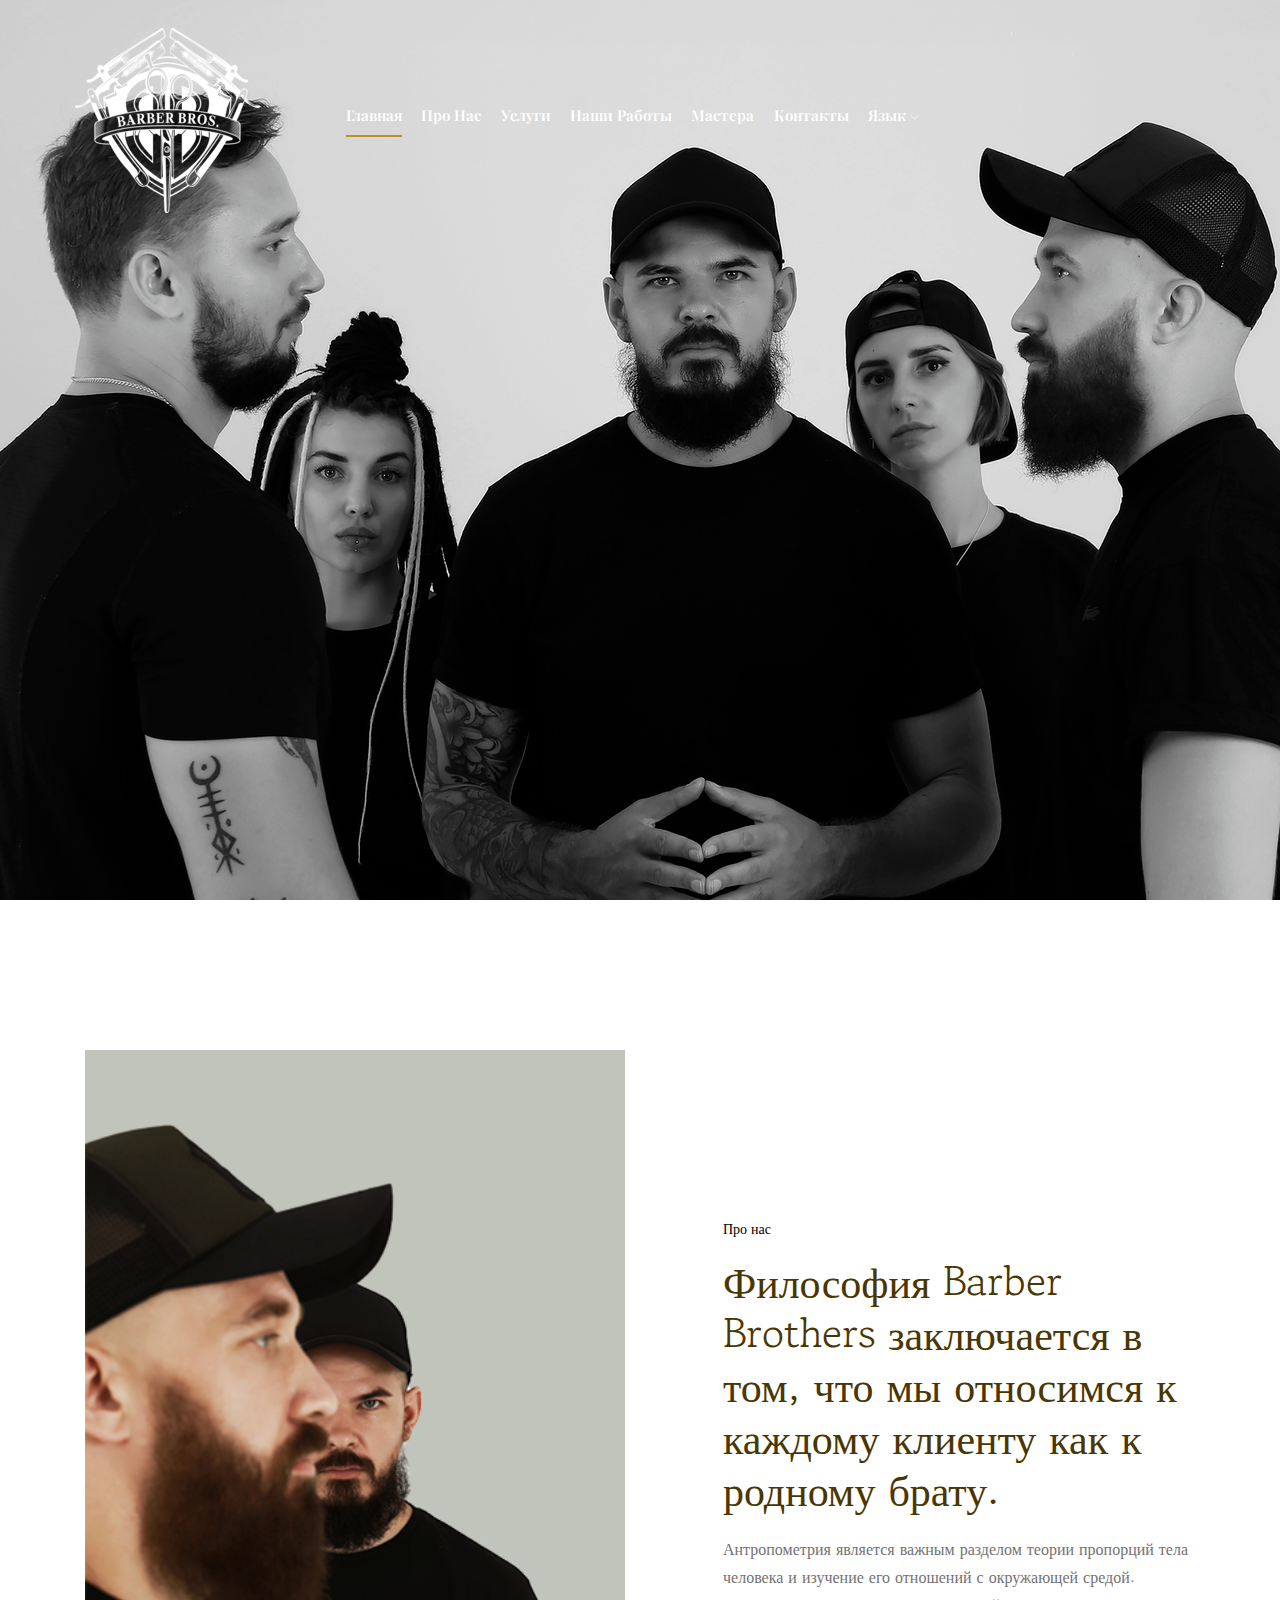
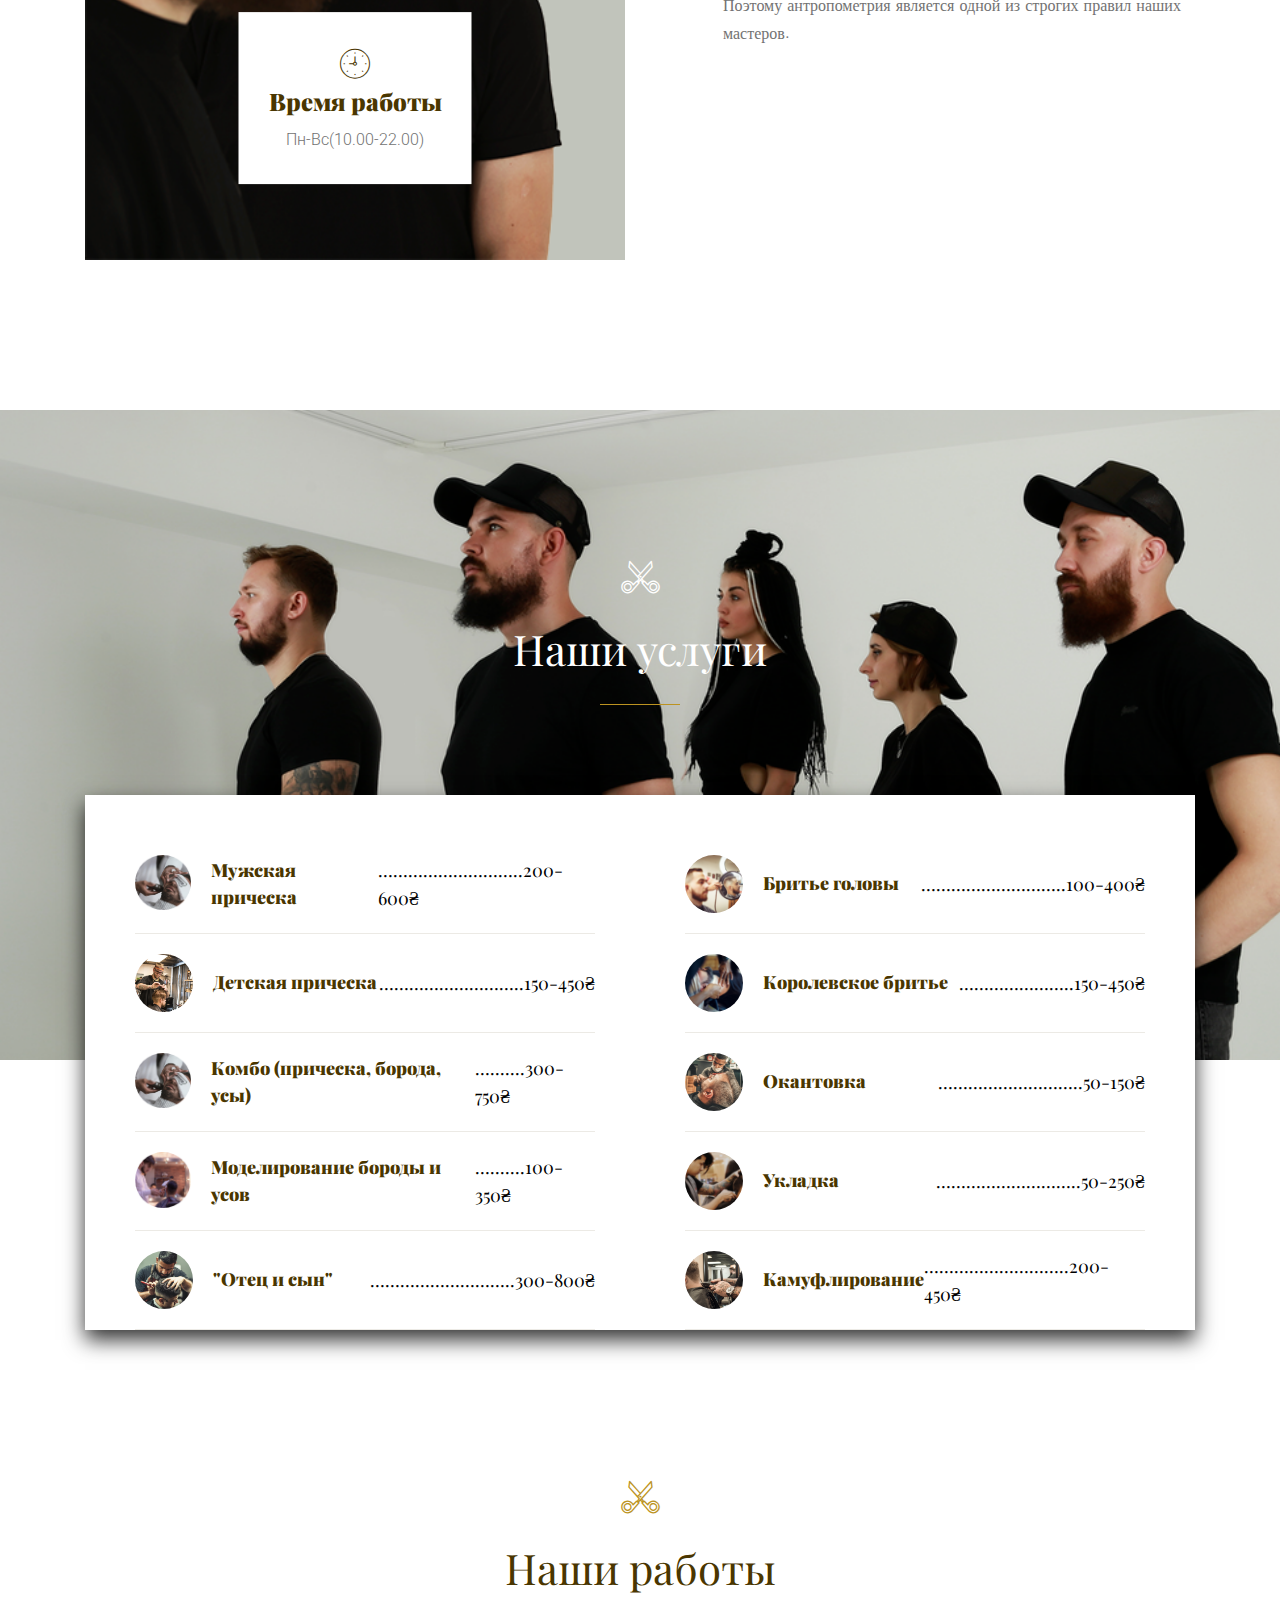
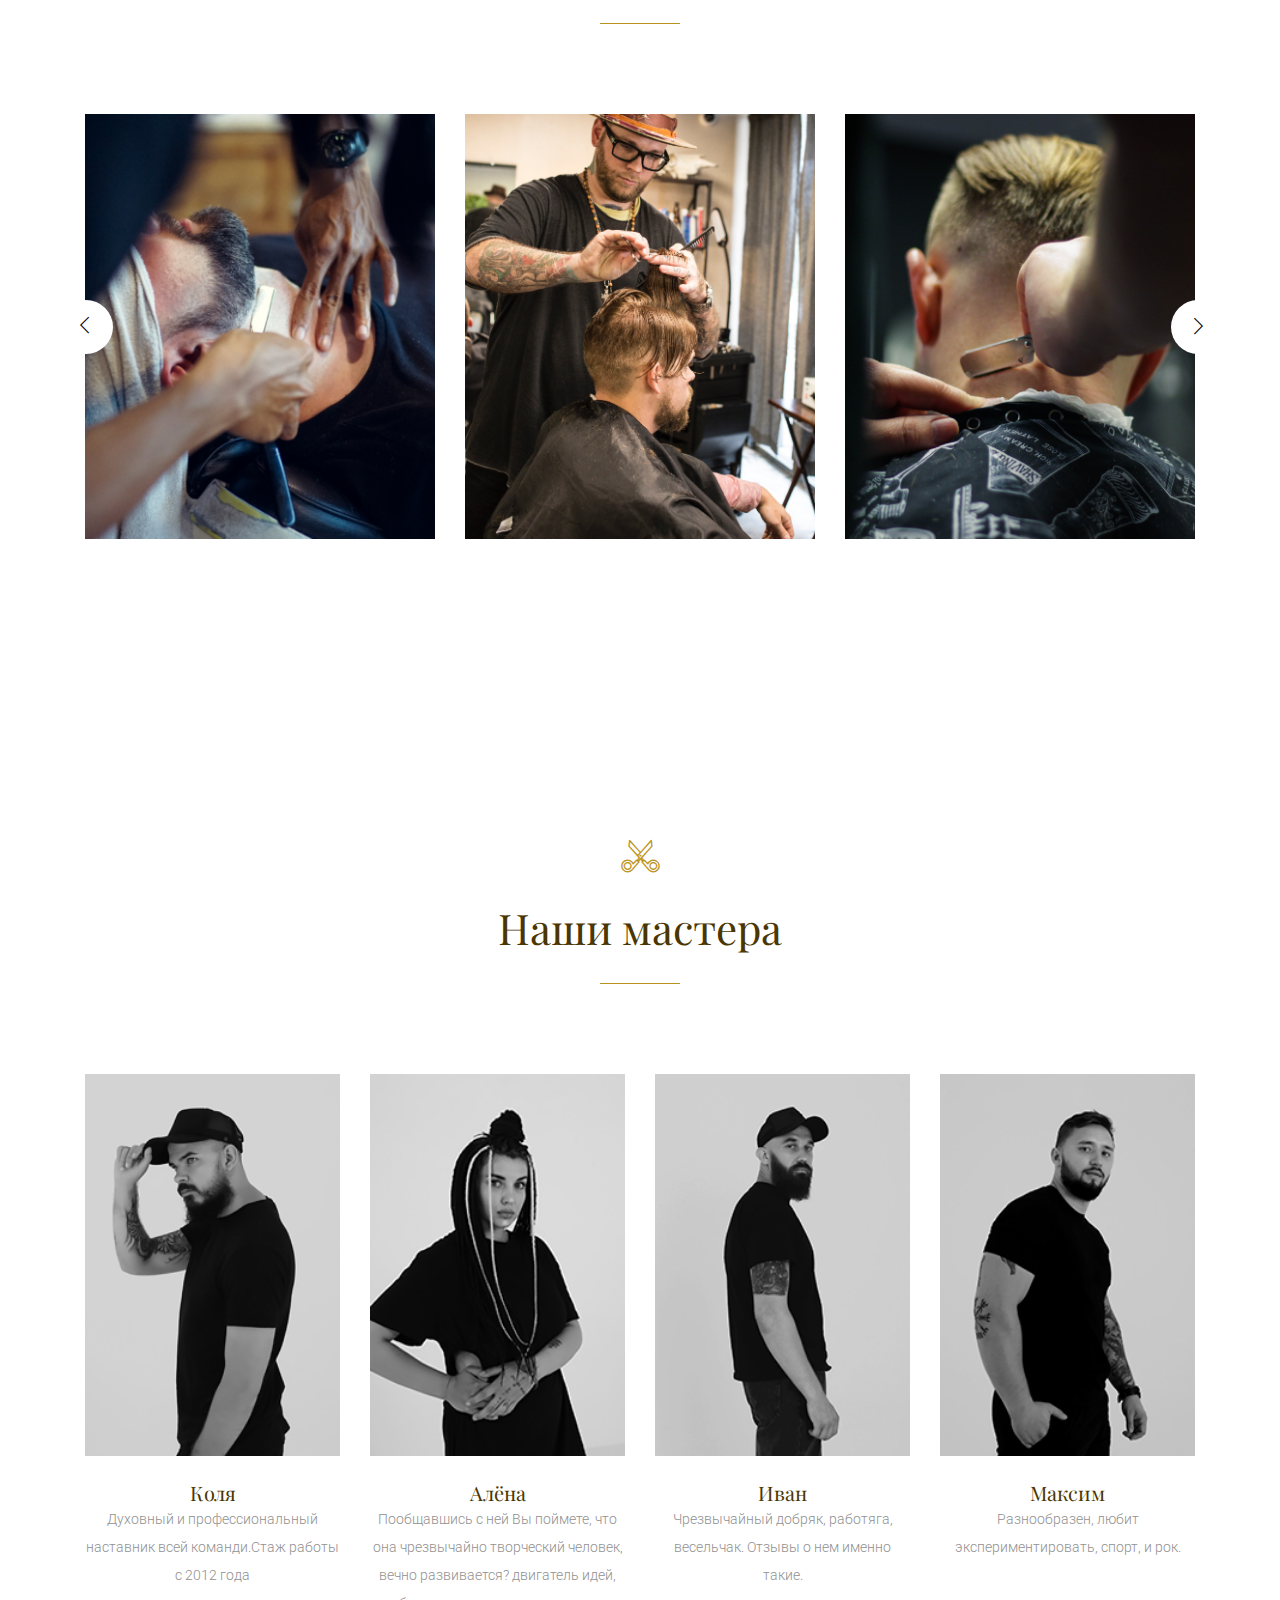
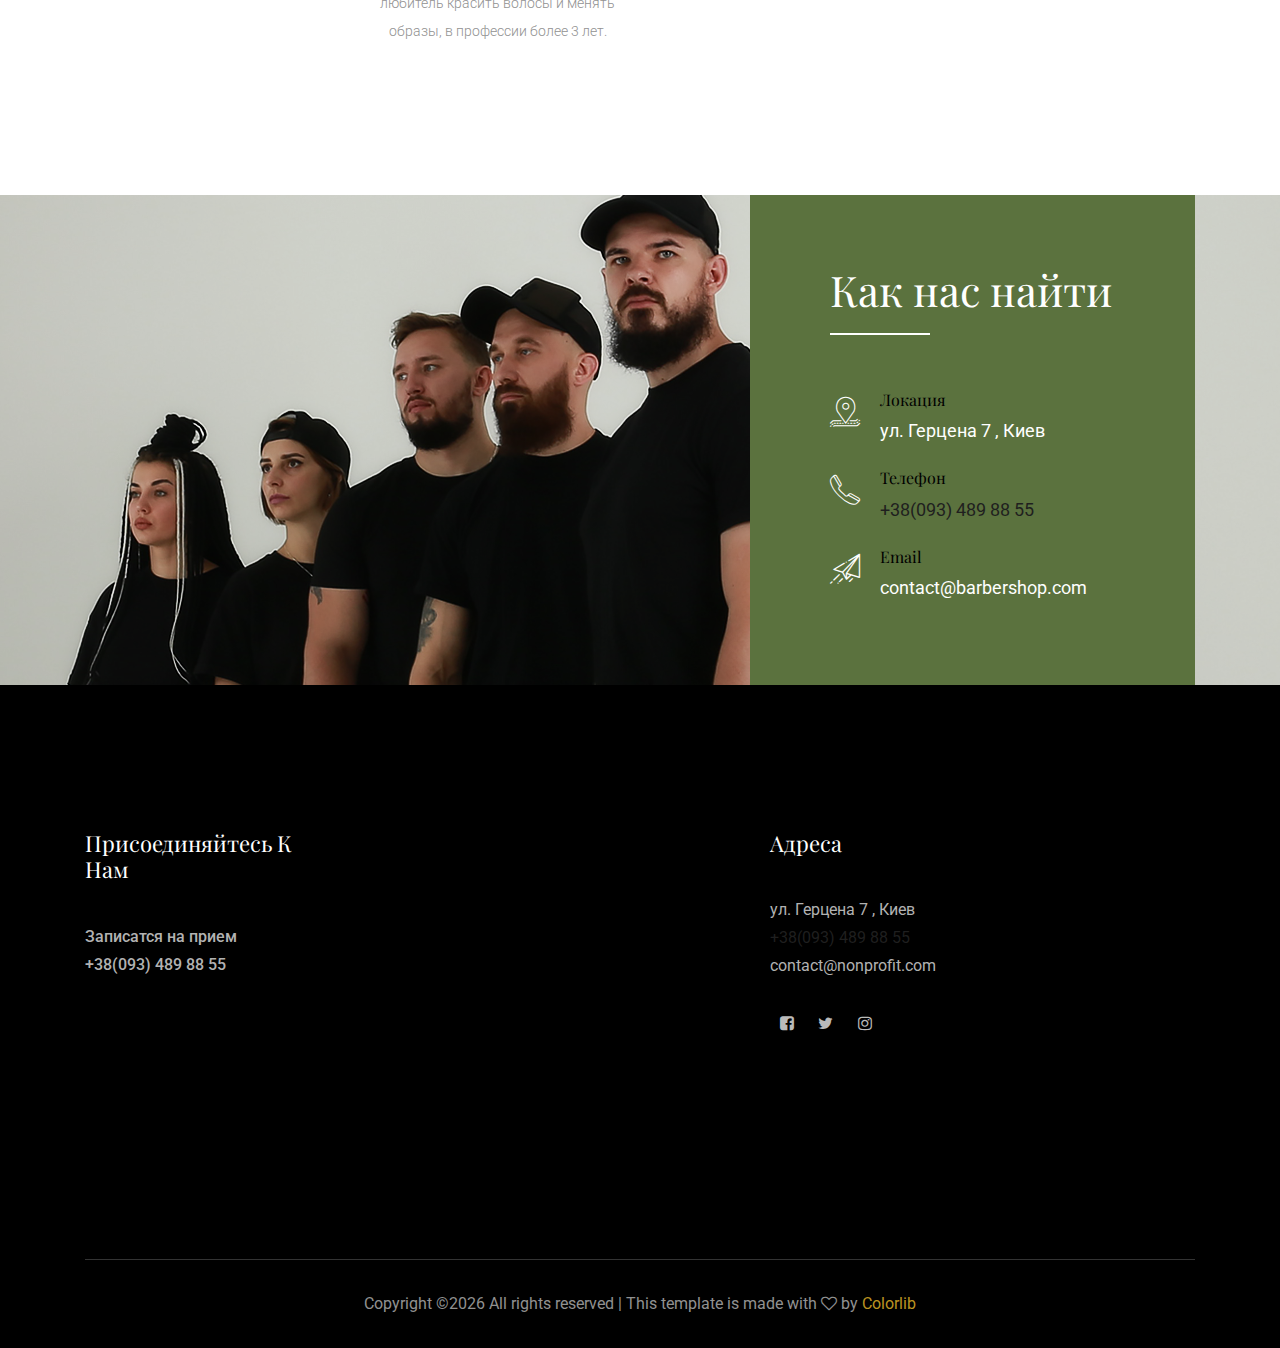
<file: ru-version.html>
<!doctype html>
<html class="no-js" lang="zxx">

<head>
    <meta charset="utf-8">
    <meta http-equiv="x-ua-compatible" content="ie=edge">
    <title>Barber</title>
    <meta name="description" content="">
    <meta name="viewport" content="width=device-width, initial-scale=1">

    <!-- <link rel="manifest" href="site.webmanifest"> -->
    <link rel="shortcut icon" type="image/x-icon" href="img/favicon.png">
    <!-- Place favicon.ico in the root directory -->

    <!-- CSS here -->
    <link rel="stylesheet" href="css/bootstrap.min.css">
    <link rel="stylesheet" href="css/owl.carousel.min.css">
    <link rel="stylesheet" href="css/magnific-popup.css">
    <link rel="stylesheet" href="css/font-awesome.min.css">
    <link rel="stylesheet" href="css/themify-icons.css">
    <link rel="stylesheet" href="css/nice-select.css">
    <link rel="stylesheet" href="css/flaticon.css">
    <link rel="stylesheet" href="css/gijgo.css">
    <link rel="stylesheet" href="css/animate.css">
    <link rel="stylesheet" href="css/slicknav.css">
    <link rel="stylesheet" href="css/style.css">
    <link rel="preconnect" href="https://fonts.googleapis.com">
    <link rel="preconnect" href="https://fonts.gstatic.com" crossorigin>
    <link href="https://fonts.googleapis.com/css2?family=Gowun+Batang:wght@400;700&display=swap" rel="stylesheet">
    <!-- <link rel="stylesheet" href="css/responsive.css"> -->
</head>

<body>
    <!--[if lte IE 9]>
            <p class="browserupgrade">You are using an <strong>outdated</strong> browser. Please <a href="https://browsehappy.com/">upgrade your browser</a> to improve your experience and security.</p>
        <![endif]-->

    <!-- header-start -->
    <header>
        <div class="header-area ">
            <div id="sticky-header" class="main-header-area">
                <div class="container-fluid p-0">
                    <div class="row align-items-center no-gutters">
                            <div class="col-xl-3 col-lg-3">
                                <div class="logo-img">
                                    <a href="./ru-version.html">
                                        <img src="img/logo.png" alt="">
                                    </a>
                                </div>
                            </div>
                        <div class="col-xl-6 col-lg-6">
                            <div class="main-menu  d-none d-lg-block">
                                <nav>
                                    <ul id="navigation">
                                        <li><a class="active" href="index.html">Главная</a></li>
                                        <li><a href="#about_area">Про нас</a></li>
                                        <li><a href="#service_area">Услуги</a></li>
                                        <li><a href="#gallery">Наши работы</a></li>
                                        <li><a href="#masters">Мастера</a></li>
                                        <li><a href="#contact">Контакты</a></li>
                                        <li><a >Язык <i class="ti-angle-down"></i></a>
                                            <ul class="submenu">
                                                <li><a href="./index.html">Украинский</a></li>
                                                <li><a href="./ru-version.html">Русский</a></li>
                                                <li><a href="./eng-version.html">Английский</a></li>
                                            </ul>
                                        </li>
                                    </ul>
                                </nav>
                            </div>
                        </div>
                        <div class="col-12">
                            <div class="mobile_menu d-block d-lg-none"></div>
                        </div>
                    </div>
                </div>
            </div>
        </div>
    </header>
    <!-- header-end -->

    <!-- slider_area_start -->
    <div class="slider_area">
        <div class="single_slider d-flex align-items-center justify-content-center slider_bg_1 overlay2">
            <div class="container">
                <div class="row">
                    <div class="col-xl-12">
                       
                    </div>
                </div>
            </div>
        </div>
    </div>
    <!-- slider_area_end -->

    <!-- about_area_start -->
    <div class="about_area" id="about_area">
        <div class="container">
            <div class="row align-items-center">
                <div class="col-xl-6 col-lg-6">
                    <div class="about_thumb">
                        <img src="img/about/about_lft.png" alt="">
                        <div class="opening_hour text-center">
                                <i class="flaticon-clock"></i>
                                <h3>Время работы</h3>
                                <p>Пн-Вс(10.00-22.00) <br>
                                       </p>
                        </div>
                    </div>
                </div>
                <div class="col-xl-6 col-lg-6">
                    <div class="about_info">
                        <div class="section_title mb-20px">
                            <span>Про нас</span>
                            <h3>Философия Barber Brothers
                                заключается в том, что мы относимся к каждому клиенту как к родному брату.</h3>
                        </div>
                        <p>Антропометрия является важным разделом теории пропорций тела человека и изучение его отношений с окружающей средой. Поэтому антропометрия является одной из строгих правил наших мастеров.</p>
                    </div>
                </div>
            </div>
        </div>
    </div>
    <!-- about_area_end -->
<div class="service_area" id="service_area">
    <div class="container">
        <div class="row">
            <div class="col-xl-12">
                <div class="section_title2 text-center mb-90">
                    <i class="flaticon-scissors"></i>
                    <h3>Наши услуги</h3>
                </div>
            </div>
        </div>
        <div class="white_bg_pos">
                <div class="row">
                        <div class="col-xl-6">
                            <div class="single_service d-flex justify-content-between align-items-center">
                                <div class="service_inner d-flex align-items-center">
                                    <div class="thumb">
                                            <img src="img/service/1.png" alt="">
                                    </div>
                                    <span>Мужская прическа</span>
                                </div>
                                <p>………………………..200-600₴</p>
                            </div>
                            <div class="single_service d-flex justify-content-between align-items-center">
                                <div class="service_inner d-flex align-items-center">
                                    <div class="thumb">
                                            <img src="img/service/2.png" alt="">
                                    </div>
                                    <span>Детская прическа</span>
                                </div>
                                <p>………………………..150-450₴</p>
                            </div>
                            <div class="single_service d-flex justify-content-between align-items-center">
                                <div class="service_inner d-flex align-items-center">
                                    <div class="thumb">
                                            <img src="img/service/3.png" alt="">
                                    </div>
                                    <span>Комбо (прическа, борода, усы)</span>
                                </div>
                                <p>….......300-750₴</p>
                            </div>
                            <div class="single_service d-flex justify-content-between align-items-center">
                                <div class="service_inner d-flex align-items-center">
                                    <div class="thumb">
                                            <img src="img/service/4.png" alt="">
                                    </div>
                                    <span>Моделирование бороды и усов</span>
                                </div>
                                <p>….......100-350₴</p>
                            </div>
                            <div class="single_service d-flex justify-content-between align-items-center">
                                <div class="service_inner d-flex align-items-center">
                                    <div class="thumb">
                                            <img src="img/service/5.png" alt="">
                                    </div>
                                    <span>"Отец и сын"</span>
                                </div>
                                <p>………………………..300-800₴</p>
                            </div>
                        </div>
                        <div class="col-xl-6">
                            <div class="single_service d-flex justify-content-between align-items-center">
                                <div class="service_inner d-flex align-items-center">
                                    <div class="thumb">
                                            <img src="img/service/6.png" alt="">
                                    </div>
                                    <span>Бритье головы</span>
                                </div>
                                <p>………………………..100-400₴</p>
                            </div>
                            <div class="single_service d-flex justify-content-between align-items-center">
                                <div class="service_inner d-flex align-items-center">
                                    <div class="thumb">
                                            <img src="img/service/7.png" alt="">
                                    </div>
                                    <span>Королевское бритье</span>
                                </div>
                                <p>…………………..150-450₴</p>
                            </div>
                            <div class="single_service d-flex justify-content-between align-items-center">
                                <div class="service_inner d-flex align-items-center">
                                    <div class="thumb">
                                            <img src="img/service/8.png" alt="">
                                    </div>
                                    <span>Окантовка</span>
                                </div>
                                <p>………………………..50-150₴</p>
                            </div>
                            <div class="single_service d-flex justify-content-between align-items-center">
                                <div class="service_inner d-flex align-items-center">
                                    <div class="thumb">
                                            <img src="img/service/9.png" alt="">
                                    </div>
                                    <span>Укладка</span>
                                </div>
                                <p>………………………..50-250₴</p>
                            </div>
                            <div class="single_service d-flex justify-content-between align-items-center">
                                <div class="service_inner d-flex align-items-center">
                                    <div class="thumb">
                                            <img src="img/service/10.png" alt="">
                                    </div>
                                    <span>Камуфлирование</span>
                                </div>
                                <p>………………………..200-450₴</p>
                            </div>
                        </div>
                    </div>
        </div>
    </div>
</div>


    <!-- gallery_area_start -->
    <div class="gallery_area" id="gallery">
        <div class="container">
            <div class="row">
                <div class="col-xl-12">
                    <div class="section_title2 text-center mb-90">
                        <i class="flaticon-scissors"></i>
                        <h3>Наши работы</h3>
                    </div>
                </div>
            </div>
            <div class="row">
                <div class="col-xl-12">
                    <div class="gallery_active owl-carousel">
                        <div class="single_gallery">
                            <div class="thumb">
                                <img src="img/gallery/1.png" alt="">
                                <div class="image_hover">
                                    <a class="popup-image" href="img/gallery/1.png">
                                        <i class="ti-plus"></i>
                                    </a>
                                </div>
                            </div>
                        </div>
                        <div class="single_gallery">
                            <div class="thumb">
                                <img src="img/gallery/2.png" alt="">
                                <div class="image_hover">
                                    <a class="popup-image" href="img/gallery/2.png">
                                        <i class="ti-plus"></i>
                                    </a>
                                </div>
                            </div>
                        </div>
                        <div class="single_gallery">
                            <div class="thumb">
                                <img src="img/gallery/3.png" alt="">
                                <div class="image_hover">
                                    <a class="popup-image" href="img/gallery/3.png">
                                        <i class="ti-plus"></i>
                                    </a>
                                </div>
                            </div>
                        </div>
                        <div class="single_gallery">
                            <div class="thumb">
                                <img src="img/gallery/1.png" alt="">
                                <div class="image_hover">
                                    <a class="popup-image" href="img/gallery/1.png">
                                        <i class="ti-plus"></i>
                                    </a>
                                </div>
                            </div>
                        </div>
                        <div class="single_gallery">
                            <div class="thumb">
                                <img src="img/gallery/2.png" alt="">
                                <div class="image_hover">
                                    <a class="popup-image" href="img/gallery/2.png">
                                        <i class="ti-plus"></i>
                                    </a>
                                </div>
                            </div>
                        </div>
                        <div class="single_gallery">
                            <div class="thumb">
                                <img src="img/gallery/3.png" alt="">
                                <div class="image_hover">
                                    <a class="popup-image" href="img/gallery/3.png">
                                        <i class="ti-plus"></i>
                                    </a>
                                </div>
                            </div>
                        </div>
                    </div>
                </div>
            </div>
        </div>
    </div>
    <!-- gallery_area_end -->

    <!-- cutter_muster_start -->
    <div class="cutter_muster" id="masters">
        <div class="container">
                <div class="row">
                        <div class="col-xl-12">
                            <div class="section_title2 text-center mb-90">
                                <i class="flaticon-scissors"></i>
                                <h3>Наши мастера</h3>
                            </div>
                        </div>
                    </div>
            <div class="row">
                <div class="col-xl-3 col-md-6 col-lg-3">
                    <div class="single_master">
                        <div class="thumb">
                            <img src="img/team/1.png" alt="">
                            <div class="social_link">
                                <a href="https://www.instagram.com/just_barber_kolya_/"><i class="fa fa-instagram"></i></a>
                            </div>
                        </div>
                        <div class="master_name text-center">
                            <h3>Коля</h3>
                            <p>Духовный и профессиональный наставник всей команди.Стаж работы с 2012 года</p>
                        </div>
                    </div>
                </div>
                <div class="col-xl-3 col-md-6 col-lg-3">
                    <div class="single_master">
                        <div class="thumb">
                            <img src="img/team/2.png" alt="">
                            <div class="social_link">
                                <a href="https://www.instagram.com/aloona_sunmoon/"><i class="fa fa-instagram"></i></a>
                            </div>
                        </div>
                        <div class="master_name text-center">
                            <h3>Алёна</h3>
                            <p>Пообщавшись с ней Вы поймете, что она чрезвычайно творческий человек, вечно развивается? двигатель идей, любитель красить волосы и менять образы, в профессии более 3 лет.</p>
                        </div>
                    </div>
                </div>
                <div class="col-xl-3 col-md-6 col-lg-3">
                    <div class="single_master">
                        <div class="thumb">
                            <img src="img/team/3.png" alt="">
                            <div class="social_link">
                                <a href="https://www.instagram.com/ivan_mik17/"><i class="fa fa-instagram"></i></a>
                            </div>
                        </div>
                        <div class="master_name text-center">
                            <h3>Иван</h3>
                            <p>Чрезвычайный добряк, работяга, весельчак. Отзывы о нем именно такие.</p>
                        </div>
                    </div>
                </div>
                <div class="col-xl-3 col-md-6 col-lg-3">
                    <div class="single_master">
                        <div class="thumb">
                            <img src="img/team/4.png" alt="">
                            <div class="social_link">
                                <a href="https://www.instagram.com/william_thatcher1"><i class="fa fa-instagram"></i></a>
                            </div>
                        </div>
                        <div class="master_name text-center">
                            <h3>Максим</h3>
                            <p> Разнообразен, любит экспериментировать, спорт, и рок.</p>
                        </div>
                    </div>
                </div>
            </div>
        </div>
    </div>
    <!-- cutter_muster_end -->

    <!-- find_us_area start -->
    <div id="contact" ></div>
    <div class="find_us_area find_bg_1" >
        <div class="container">
            <div class="row">
                <div class="col-xl-5 offset-xl-7 col-lg-6 offset-lg-6">
                    <div class="find_info">
                        <h3 class="find_info_title" >Как нас найти</h3>
                        <div class="single_find d-flex">
                            <div class="icon">
                                <i class="flaticon-placeholder"></i>
                            </div>
                            <div class="find_text">
                                    <h3>Локация</h3>
                                    <p>ул. Герцена 7 , Киев</p>
                            </div>
                        </div>
                        <div class="single_find d-flex">
                            <div class="icon">
                                <i class="flaticon-phone-call"></i>
                            </div>
                            <div class="find_text">
                                <h3>Телефон</h3>
                                <p>
                                    <a href="tel:+380934898855">+38(093) 489 88 55 </a>
                                </p>
                            </div>
                        </div>
                        <div class="single_find d-flex">
                            <div class="icon">
                                <i class="flaticon-paper-plane"></i>
                            </div>
                            <div class="find_text">
                                    <h3>Email</h3>
                                    <p>contact@barbershop.com</p>
                            </div>
                        </div>
                        

                    </div>
                </div>
            </div>
        </div>
    </div>
    <!-- find_us_area_end -->

    <!-- footer -->
    <footer class="footer">
            <div class="footer_top">
                <div class="container">
                    <div class="row">
                        <div class="col-xl-3 col-md-6 col-lg-3">
                            <div class="footer_widget">
                                <h3 class="footer_title">
                                    Присоединяйтесь к нам
                                </h3>
                                <p class="footer_text doanar"> <a class="first" href="#">Записатся на прием</a> <br>
                                <a href="tel:+380934898855">+38(093) 489 88 55 </a>
                            </div>
                        </div>
                        <iframe src="https://www.google.com/maps/embed?pb=!1m18!1m12!1m3!1d2539.5103252659983!2d30.470137416014794!3d50.4688425794779!2m3!1f0!2f0!3f0!3m2!1i1024!2i768!4f13.1!3m3!1m2!1s0x40d4cdda1f99de0f%3A0xe1f1e63ed4ce65e7!2z0LLRg9C70LjRhtGPINCT0LXRgNGG0LXQvdCwLCA3LCDQmtC40ZfQsiwgMDIwMDA!5e0!3m2!1suk!2sua!4v1627675144001!5m2!1suk!2sua" width="400" height="300" style="border:0;" allowfullscreen="" loading="lazy"></iframe>
                        <div class="col-xl-3 col-md-6 col-lg-3">
                            <div class="footer_widget">
                                <h3 class="footer_title">
                                    Адреса
                                </h3>
                                <p class="footer_text">ул. Герцена 7 , Киев <br>
                                    <a href="tel:+380934898855">+38(093) 489 88 55 </a> <br>
                                    <a class="domain" href="#">contact@nonprofit.com</a></p>
                                <div class="socail_links">
                                    <ul>
                                        <li>
                                            <a href="#">
                                                <i class="fa fa-facebook-square"></i>
                                            </a>
                                        </li>
                                        <li>
                                            <a href="#">
                                                <i class="fa fa-twitter"></i>
                                            </a>
                                        </li>
                                        <li>
                                            <a href="#">
                                                <i class="fa fa-instagram"></i>
                                            </a>
                                        </li>
                                    </ul>
                                </div>
                            </div>
                            
                        </div>
                        </div>
                    </div>
                </div>
            </div>
            <div class="copy-right_text">
                <div class="container">
                    <div class="footer_border"></div>
                    <div class="row">
                        <div class="col-xl-12">
                            <p class="copy_right text-center">
                                <!-- Link back to Colorlib can't be removed. Template is licensed under CC BY 3.0. -->
Copyright &copy;<script>document.write(new Date().getFullYear());</script> All rights reserved | This template is made with <i class="fa fa-heart-o" aria-hidden="true"></i> by <a href="https://colorlib.com" target="_blank">Colorlib</a>
<!-- Link back to Colorlib can't be removed. Template is licensed under CC BY 3.0. -->
                            </p>
                        </div>
                    </div>
                </div>
            </div>
        </footer>
    <!-- footer -->
    <!-- link that opens popup -->

    <!-- form itself end-->
    <form id="test-form" class="white-popup-block mfp-hide">
            <div class="popup_box ">
                    <div class="popup_inner">
                        <h3>Make an Appointment</h3>
                        <form action="#">
                            <div class="row">
                                <div class="col-xl-6 col-md-6">
                                    <input id="datepicker" placeholder="Date">
                                </div>
                                <div class="col-xl-6 col-md-6">
                                    <input id="timepicker" placeholder="time">
                                </div>
                                <div class="col-xl-6 col-md-6">
                                    <select class="form-select wide" id="default-select" class="">
                                        <option data-display="Choose services">Choose services 1</option>
                                        <option value="1">Choose services 2</option>
                                        <option value="2">Choose services 3</option>
                                        <option value="3">Choose services 4</option>
                                    </select>
                                </div>
                                <div class="col-xl-6 col-md-6">
                                    <select class="form-select wide" id="default-select" class="">
                                        <option data-display="Choose Barbers">Choose Barbers</option>
                                        <option value="1">Zaki</option>
                                        <option value="2">Ronky</option>
                                        <option value="3">kalu</option>
                                    </select>
                                </div>
                                <div class="col-xl-6 col-md-6">
                                    <input type="text" placeholder="Your name">
                                </div>
                                <div class="col-xl-6 col-md-6">
                                    <input type="text" placeholder="Phone no">
                                </div>
                                <div class="col-xl-12">
                                    <input type="email" placeholder="Your email">
                                </div>
                                <div class="col-xl-12">
                                    <button type="submit" class="boxed-btn3">Submit</button>
                                </div>
                            </div>
                        </form>
                    </div>
                </div>
        </form>
<!-- form itself end -->

    <!-- JS here -->
    <script src="js/vendor/modernizr-3.5.0.min.js"></script>
    <script src="js/vendor/jquery-1.12.4.min.js"></script>
    <script src="js/popper.min.js"></script>
    <script src="js/bootstrap.min.js"></script>
    <script src="js/owl.carousel.min.js"></script>
    <script src="js/isotope.pkgd.min.js"></script>
    <script src="js/ajax-form.js"></script>
    <script src="js/waypoints.min.js"></script>
    <script src="js/jquery.counterup.min.js"></script>
    <script src="js/imagesloaded.pkgd.min.js"></script>
    <script src="js/scrollIt.js"></script>
    <script src="js/jquery.scrollUp.min.js"></script>
    <script src="js/wow.min.js"></script>
    <script src="js/nice-select.min.js"></script>
    <script src="js/jquery.slicknav.min.js"></script>
    <script src="js/jquery.magnific-popup.min.js"></script>
    <script src="js/plugins.js"></script>
    <script src="js/gijgo.min.js"></script>

    <!--contact js-->
    <script src="js/contact.js"></script>
    <script src="js/jquery.ajaxchimp.min.js"></script>
    <script src="js/jquery.form.js"></script>
    <script src="js/jquery.validate.min.js"></script>
    <script src="js/mail-script.js"></script>

    <script src="js/main.js"></script>
    <script>
        $('#datepicker').datepicker({
            iconsLibrary: 'fontawesome',
            disableDaysOfWeek: [0, 0],
        //     icons: {
        //      rightIcon: '<span class="fa fa-caret-down"></span>'
        //  }
        });
        $('#datepicker2').datepicker({
            iconsLibrary: 'fontawesome',
            icons: {
             rightIcon: '<span class="fa fa-caret-down"></span>'
         }

        });
        var timepicker = $('#timepicker').timepicker({
         format: 'HH.MM'
     });
    </script>
     <script type="text/javascript" src="https://w530531.yclients.com/widgetJS" charset="UTF-8"></script>
     <script>
         var yWidgetSettings = {
         buttonColor : '#5b723e',
         buttonPosition : 'bottom right',
         buttonAutoShow : true,
         buttonText : 'Онлайн запись',
         formPosition : 'right'
       };
     </script>
</body>

</html>
</file>
<file: css/themify-icons.css>
@font-face {
	font-family: 'themify';
	src:url('../fonts/themify.eot?-fvbane');
	src:url('../fonts/themify.eot?#iefix-fvbane') format('embedded-opentype'),
		url('../fonts/themify.woff?-fvbane') format('woff'),
		url('../fonts/themify.ttf?-fvbane') format('truetype'),
		url('../fonts/themify.svg?-fvbane#themify') format('svg');
	font-weight: normal;
	font-style: normal;
}

[class^="ti-"], [class*=" ti-"] {
	font-family: 'themify';
	/* speak: none; */
	font-style: normal;
	font-weight: normal;
	font-variant: normal;
	text-transform: none;
	line-height: 1;

	/* Better Font Rendering =========== */
	-webkit-font-smoothing: antialiased;
	-moz-osx-font-smoothing: grayscale;
}

.ti-wand:before {
	content: "\e600";
}
.ti-volume:before {
	content: "\e601";
}
.ti-user:before {
	content: "\e602";
}
.ti-unlock:before {
	content: "\e603";
}
.ti-unlink:before {
	content: "\e604";
}
.ti-trash:before {
	content: "\e605";
}
.ti-thought:before {
	content: "\e606";
}
.ti-target:before {
	content: "\e607";
}
.ti-tag:before {
	content: "\e608";
}
.ti-tablet:before {
	content: "\e609";
}
.ti-star:before {
	content: "\e60a";
}
.ti-spray:before {
	content: "\e60b";
}
.ti-signal:before {
	content: "\e60c";
}
.ti-shopping-cart:before {
	content: "\e60d";
}
.ti-shopping-cart-full:before {
	content: "\e60e";
}
.ti-settings:before {
	content: "\e60f";
}
.ti-search:before {
	content: "\e610";
}
.ti-zoom-in:before {
	content: "\e611";
}
.ti-zoom-out:before {
	content: "\e612";
}
.ti-cut:before {
	content: "\e613";
}
.ti-ruler:before {
	content: "\e614";
}
.ti-ruler-pencil:before {
	content: "\e615";
}
.ti-ruler-alt:before {
	content: "\e616";
}
.ti-bookmark:before {
	content: "\e617";
}
.ti-bookmark-alt:before {
	content: "\e618";
}
.ti-reload:before {
	content: "\e619";
}
.ti-plus:before {
	content: "\e61a";
}
.ti-pin:before {
	content: "\e61b";
}
.ti-pencil:before {
	content: "\e61c";
}
.ti-pencil-alt:before {
	content: "\e61d";
}
.ti-paint-roller:before {
	content: "\e61e";
}
.ti-paint-bucket:before {
	content: "\e61f";
}
.ti-na:before {
	content: "\e620";
}
.ti-mobile:before {
	content: "\e621";
}
.ti-minus:before {
	content: "\e622";
}
.ti-medall:before {
	content: "\e623";
}
.ti-medall-alt:before {
	content: "\e624";
}
.ti-marker:before {
	content: "\e625";
}
.ti-marker-alt:before {
	content: "\e626";
}
.ti-arrow-up:before {
	content: "\e627";
}
.ti-arrow-right:before {
	content: "\e628";
}
.ti-arrow-left:before {
	content: "\e629";
}
.ti-arrow-down:before {
	content: "\e62a";
}
.ti-lock:before {
	content: "\e62b";
}
.ti-location-arrow:before {
	content: "\e62c";
}
.ti-link:before {
	content: "\e62d";
}
.ti-layout:before {
	content: "\e62e";
}
.ti-layers:before {
	content: "\e62f";
}
.ti-layers-alt:before {
	content: "\e630";
}
.ti-key:before {
	content: "\e631";
}
.ti-import:before {
	content: "\e632";
}
.ti-image:before {
	content: "\e633";
}
.ti-heart:before {
	content: "\e634";
}
.ti-heart-broken:before {
	content: "\e635";
}
.ti-hand-stop:before {
	content: "\e636";
}
.ti-hand-open:before {
	content: "\e637";
}
.ti-hand-drag:before {
	content: "\e638";
}
.ti-folder:before {
	content: "\e639";
}
.ti-flag:before {
	content: "\e63a";
}
.ti-flag-alt:before {
	content: "\e63b";
}
.ti-flag-alt-2:before {
	content: "\e63c";
}
.ti-eye:before {
	content: "\e63d";
}
.ti-export:before {
	content: "\e63e";
}
.ti-exchange-vertical:before {
	content: "\e63f";
}
.ti-desktop:before {
	content: "\e640";
}
.ti-cup:before {
	content: "\e641";
}
.ti-crown:before {
	content: "\e642";
}
.ti-comments:before {
	content: "\e643";
}
.ti-comment:before {
	content: "\e644";
}
.ti-comment-alt:before {
	content: "\e645";
}
.ti-close:before {
	content: "\e646";
}
.ti-clip:before {
	content: "\e647";
}
.ti-angle-up:before {
	content: "\e648";
}
.ti-angle-right:before {
	content: "\e649";
}
.ti-angle-left:before {
	content: "\e64a";
}
.ti-angle-down:before {
	content: "\e64b";
}
.ti-check:before {
	content: "\e64c";
}
.ti-check-box:before {
	content: "\e64d";
}
.ti-camera:before {
	content: "\e64e";
}
.ti-announcement:before {
	content: "\e64f";
}
.ti-brush:before {
	content: "\e650";
}
.ti-briefcase:before {
	content: "\e651";
}
.ti-bolt:before {
	content: "\e652";
}
.ti-bolt-alt:before {
	content: "\e653";
}
.ti-blackboard:before {
	content: "\e654";
}
.ti-bag:before {
	content: "\e655";
}
.ti-move:before {
	content: "\e656";
}
.ti-arrows-vertical:before {
	content: "\e657";
}
.ti-arrows-horizontal:before {
	content: "\e658";
}
.ti-fullscreen:before {
	content: "\e659";
}
.ti-arrow-top-right:before {
	content: "\e65a";
}
.ti-arrow-top-left:before {
	content: "\e65b";
}
.ti-arrow-circle-up:before {
	content: "\e65c";
}
.ti-arrow-circle-right:before {
	content: "\e65d";
}
.ti-arrow-circle-left:before {
	content: "\e65e";
}
.ti-arrow-circle-down:before {
	content: "\e65f";
}
.ti-angle-double-up:before {
	content: "\e660";
}
.ti-angle-double-right:before {
	content: "\e661";
}
.ti-angle-double-left:before {
	content: "\e662";
}
.ti-angle-double-down:before {
	content: "\e663";
}
.ti-zip:before {
	content: "\e664";
}
.ti-world:before {
	content: "\e665";
}
.ti-wheelchair:before {
	content: "\e666";
}
.ti-view-list:before {
	content: "\e667";
}
.ti-view-list-alt:before {
	content: "\e668";
}
.ti-view-grid:before {
	content: "\e669";
}
.ti-uppercase:before {
	content: "\e66a";
}
.ti-upload:before {
	content: "\e66b";
}
.ti-underline:before {
	content: "\e66c";
}
.ti-truck:before {
	content: "\e66d";
}
.ti-timer:before {
	content: "\e66e";
}
.ti-ticket:before {
	content: "\e66f";
}
.ti-thumb-up:before {
	content: "\e670";
}
.ti-thumb-down:before {
	content: "\e671";
}
.ti-text:before {
	content: "\e672";
}
.ti-stats-up:before {
	content: "\e673";
}
.ti-stats-down:before {
	content: "\e674";
}
.ti-split-v:before {
	content: "\e675";
}
.ti-split-h:before {
	content: "\e676";
}
.ti-smallcap:before {
	content: "\e677";
}
.ti-shine:before {
	content: "\e678";
}
.ti-shift-right:before {
	content: "\e679";
}
.ti-shift-left:before {
	content: "\e67a";
}
.ti-shield:before {
	content: "\e67b";
}
.ti-notepad:before {
	content: "\e67c";
}
.ti-server:before {
	content: "\e67d";
}
.ti-quote-right:before {
	content: "\e67e";
}
.ti-quote-left:before {
	content: "\e67f";
}
.ti-pulse:before {
	content: "\e680";
}
.ti-printer:before {
	content: "\e681";
}
.ti-power-off:before {
	content: "\e682";
}
.ti-plug:before {
	content: "\e683";
}
.ti-pie-chart:before {
	content: "\e684";
}
.ti-paragraph:before {
	content: "\e685";
}
.ti-panel:before {
	content: "\e686";
}
.ti-package:before {
	content: "\e687";
}
.ti-music:before {
	content: "\e688";
}
.ti-music-alt:before {
	content: "\e689";
}
.ti-mouse:before {
	content: "\e68a";
}
.ti-mouse-alt:before {
	content: "\e68b";
}
.ti-money:before {
	content: "\e68c";
}
.ti-microphone:before {
	content: "\e68d";
}
.ti-menu:before {
	content: "\e68e";
}
.ti-menu-alt:before {
	content: "\e68f";
}
.ti-map:before {
	content: "\e690";
}
.ti-map-alt:before {
	content: "\e691";
}
.ti-loop:before {
	content: "\e692";
}
.ti-location-pin:before {
	content: "\e693";
}
.ti-list:before {
	content: "\e694";
}
.ti-light-bulb:before {
	content: "\e695";
}
.ti-Italic:before {
	content: "\e696";
}
.ti-info:before {
	content: "\e697";
}
.ti-infinite:before {
	content: "\e698";
}
.ti-id-badge:before {
	content: "\e699";
}
.ti-hummer:before {
	content: "\e69a";
}
.ti-home:before {
	content: "\e69b";
}
.ti-help:before {
	content: "\e69c";
}
.ti-headphone:before {
	content: "\e69d";
}
.ti-harddrives:before {
	content: "\e69e";
}
.ti-harddrive:before {
	content: "\e69f";
}
.ti-gift:before {
	content: "\e6a0";
}
.ti-game:before {
	content: "\e6a1";
}
.ti-filter:before {
	content: "\e6a2";
}
.ti-files:before {
	content: "\e6a3";
}
.ti-file:before {
	content: "\e6a4";
}
.ti-eraser:before {
	content: "\e6a5";
}
.ti-envelope:before {
	content: "\e6a6";
}
.ti-download:before {
	content: "\e6a7";
}
.ti-direction:before {
	content: "\e6a8";
}
.ti-direction-alt:before {
	content: "\e6a9";
}
.ti-dashboard:before {
	content: "\e6aa";
}
.ti-control-stop:before {
	content: "\e6ab";
}
.ti-control-shuffle:before {
	content: "\e6ac";
}
.ti-control-play:before {
	content: "\e6ad";
}
.ti-control-pause:before {
	content: "\e6ae";
}
.ti-control-forward:before {
	content: "\e6af";
}
.ti-control-backward:before {
	content: "\e6b0";
}
.ti-cloud:before {
	content: "\e6b1";
}
.ti-cloud-up:before {
	content: "\e6b2";
}
.ti-cloud-down:before {
	content: "\e6b3";
}
.ti-clipboard:before {
	content: "\e6b4";
}
.ti-car:before {
	content: "\e6b5";
}
.ti-calendar:before {
	content: "\e6b6";
}
.ti-book:before {
	content: "\e6b7";
}
.ti-bell:before {
	content: "\e6b8";
}
.ti-basketball:before {
	content: "\e6b9";
}
.ti-bar-chart:before {
	content: "\e6ba";
}
.ti-bar-chart-alt:before {
	content: "\e6bb";
}
.ti-back-right:before {
	content: "\e6bc";
}
.ti-back-left:before {
	content: "\e6bd";
}
.ti-arrows-corner:before {
	content: "\e6be";
}
.ti-archive:before {
	content: "\e6bf";
}
.ti-anchor:before {
	content: "\e6c0";
}
.ti-align-right:before {
	content: "\e6c1";
}
.ti-align-left:before {
	content: "\e6c2";
}
.ti-align-justify:before {
	content: "\e6c3";
}
.ti-align-center:before {
	content: "\e6c4";
}
.ti-alert:before {
	content: "\e6c5";
}
.ti-alarm-clock:before {
	content: "\e6c6";
}
.ti-agenda:before {
	content: "\e6c7";
}
.ti-write:before {
	content: "\e6c8";
}
.ti-window:before {
	content: "\e6c9";
}
.ti-widgetized:before {
	content: "\e6ca";
}
.ti-widget:before {
	content: "\e6cb";
}
.ti-widget-alt:before {
	content: "\e6cc";
}
.ti-wallet:before {
	content: "\e6cd";
}
.ti-video-clapper:before {
	content: "\e6ce";
}
.ti-video-camera:before {
	content: "\e6cf";
}
.ti-vector:before {
	content: "\e6d0";
}
.ti-themify-logo:before {
	content: "\e6d1";
}
.ti-themify-favicon:before {
	content: "\e6d2";
}
.ti-themify-favicon-alt:before {
	content: "\e6d3";
}
.ti-support:before {
	content: "\e6d4";
}
.ti-stamp:before {
	content: "\e6d5";
}
.ti-split-v-alt:before {
	content: "\e6d6";
}
.ti-slice:before {
	content: "\e6d7";
}
.ti-shortcode:before {
	content: "\e6d8";
}
.ti-shift-right-alt:before {
	content: "\e6d9";
}
.ti-shift-left-alt:before {
	content: "\e6da";
}
.ti-ruler-alt-2:before {
	content: "\e6db";
}
.ti-receipt:before {
	content: "\e6dc";
}
.ti-pin2:before {
	content: "\e6dd";
}
.ti-pin-alt:before {
	content: "\e6de";
}
.ti-pencil-alt2:before {
	content: "\e6df";
}
.ti-palette:before {
	content: "\e6e0";
}
.ti-more:before {
	content: "\e6e1";
}
.ti-more-alt:before {
	content: "\e6e2";
}
.ti-microphone-alt:before {
	content: "\e6e3";
}
.ti-magnet:before {
	content: "\e6e4";
}
.ti-line-double:before {
	content: "\e6e5";
}
.ti-line-dotted:before {
	content: "\e6e6";
}
.ti-line-dashed:before {
	content: "\e6e7";
}
.ti-layout-width-full:before {
	content: "\e6e8";
}
.ti-layout-width-default:before {
	content: "\e6e9";
}
.ti-layout-width-default-alt:before {
	content: "\e6ea";
}
.ti-layout-tab:before {
	content: "\e6eb";
}
.ti-layout-tab-window:before {
	content: "\e6ec";
}
.ti-layout-tab-v:before {
	content: "\e6ed";
}
.ti-layout-tab-min:before {
	content: "\e6ee";
}
.ti-layout-slider:before {
	content: "\e6ef";
}
.ti-layout-slider-alt:before {
	content: "\e6f0";
}
.ti-layout-sidebar-right:before {
	content: "\e6f1";
}
.ti-layout-sidebar-none:before {
	content: "\e6f2";
}
.ti-layout-sidebar-left:before {
	content: "\e6f3";
}
.ti-layout-placeholder:before {
	content: "\e6f4";
}
.ti-layout-menu:before {
	content: "\e6f5";
}
.ti-layout-menu-v:before {
	content: "\e6f6";
}
.ti-layout-menu-separated:before {
	content: "\e6f7";
}
.ti-layout-menu-full:before {
	content: "\e6f8";
}
.ti-layout-media-right-alt:before {
	content: "\e6f9";
}
.ti-layout-media-right:before {
	content: "\e6fa";
}
.ti-layout-media-overlay:before {
	content: "\e6fb";
}
.ti-layout-media-overlay-alt:before {
	content: "\e6fc";
}
.ti-layout-media-overlay-alt-2:before {
	content: "\e6fd";
}
.ti-layout-media-left-alt:before {
	content: "\e6fe";
}
.ti-layout-media-left:before {
	content: "\e6ff";
}
.ti-layout-media-center-alt:before {
	content: "\e700";
}
.ti-layout-media-center:before {
	content: "\e701";
}
.ti-layout-list-thumb:before {
	content: "\e702";
}
.ti-layout-list-thumb-alt:before {
	content: "\e703";
}
.ti-layout-list-post:before {
	content: "\e704";
}
.ti-layout-list-large-image:before {
	content: "\e705";
}
.ti-layout-line-solid:before {
	content: "\e706";
}
.ti-layout-grid4:before {
	content: "\e707";
}
.ti-layout-grid3:before {
	content: "\e708";
}
.ti-layout-grid2:before {
	content: "\e709";
}
.ti-layout-grid2-thumb:before {
	content: "\e70a";
}
.ti-layout-cta-right:before {
	content: "\e70b";
}
.ti-layout-cta-left:before {
	content: "\e70c";
}
.ti-layout-cta-center:before {
	content: "\e70d";
}
.ti-layout-cta-btn-right:before {
	content: "\e70e";
}
.ti-layout-cta-btn-left:before {
	content: "\e70f";
}
.ti-layout-column4:before {
	content: "\e710";
}
.ti-layout-column3:before {
	content: "\e711";
}
.ti-layout-column2:before {
	content: "\e712";
}
.ti-layout-accordion-separated:before {
	content: "\e713";
}
.ti-layout-accordion-merged:before {
	content: "\e714";
}
.ti-layout-accordion-list:before {
	content: "\e715";
}
.ti-ink-pen:before {
	content: "\e716";
}
.ti-info-alt:before {
	content: "\e717";
}
.ti-help-alt:before {
	content: "\e718";
}
.ti-headphone-alt:before {
	content: "\e719";
}
.ti-hand-point-up:before {
	content: "\e71a";
}
.ti-hand-point-right:before {
	content: "\e71b";
}
.ti-hand-point-left:before {
	content: "\e71c";
}
.ti-hand-point-down:before {
	content: "\e71d";
}
.ti-gallery:before {
	content: "\e71e";
}
.ti-face-smile:before {
	content: "\e71f";
}
.ti-face-sad:before {
	content: "\e720";
}
.ti-credit-card:before {
	content: "\e721";
}
.ti-control-skip-forward:before {
	content: "\e722";
}
.ti-control-skip-backward:before {
	content: "\e723";
}
.ti-control-record:before {
	content: "\e724";
}
.ti-control-eject:before {
	content: "\e725";
}
.ti-comments-smiley:before {
	content: "\e726";
}
.ti-brush-alt:before {
	content: "\e727";
}
.ti-youtube:before {
	content: "\e728";
}
.ti-vimeo:before {
	content: "\e729";
}
.ti-twitter:before {
	content: "\e72a";
}
.ti-time:before {
	content: "\e72b";
}
.ti-tumblr:before {
	content: "\e72c";
}
.ti-skype:before {
	content: "\e72d";
}
.ti-share:before {
	content: "\e72e";
}
.ti-share-alt:before {
	content: "\e72f";
}
.ti-rocket:before {
	content: "\e730";
}
.ti-pinterest:before {
	content: "\e731";
}
.ti-new-window:before {
	content: "\e732";
}
.ti-microsoft:before {
	content: "\e733";
}
.ti-list-ol:before {
	content: "\e734";
}
.ti-linkedin:before {
	content: "\e735";
}
.ti-layout-sidebar-2:before {
	content: "\e736";
}
.ti-layout-grid4-alt:before {
	content: "\e737";
}
.ti-layout-grid3-alt:before {
	content: "\e738";
}
.ti-layout-grid2-alt:before {
	content: "\e739";
}
.ti-layout-column4-alt:before {
	content: "\e73a";
}
.ti-layout-column3-alt:before {
	content: "\e73b";
}
.ti-layout-column2-alt:before {
	content: "\e73c";
}
.ti-instagram:before {
	content: "\e73d";
}
.ti-google:before {
	content: "\e73e";
}
.ti-github:before {
	content: "\e73f";
}
.ti-flickr:before {
	content: "\e740";
}
.ti-facebook:before {
	content: "\e741";
}
.ti-dropbox:before {
	content: "\e742";
}
.ti-dribbble:before {
	content: "\e743";
}
.ti-apple:before {
	content: "\e744";
}
.ti-android:before {
	content: "\e745";
}
.ti-save:before {
	content: "\e746";
}
.ti-save-alt:before {
	content: "\e747";
}
.ti-yahoo:before {
	content: "\e748";
}
.ti-wordpress:before {
	content: "\e749";
}
.ti-vimeo-alt:before {
	content: "\e74a";
}
.ti-twitter-alt:before {
	content: "\e74b";
}
.ti-tumblr-alt:before {
	content: "\e74c";
}
.ti-trello:before {
	content: "\e74d";
}
.ti-stack-overflow:before {
	content: "\e74e";
}
.ti-soundcloud:before {
	content: "\e74f";
}
.ti-sharethis:before {
	content: "\e750";
}
.ti-sharethis-alt:before {
	content: "\e751";
}
.ti-reddit:before {
	content: "\e752";
}
.ti-pinterest-alt:before {
	content: "\e753";
}
.ti-microsoft-alt:before {
	content: "\e754";
}
.ti-linux:before {
	content: "\e755";
}
.ti-jsfiddle:before {
	content: "\e756";
}
.ti-joomla:before {
	content: "\e757";
}
.ti-html5:before {
	content: "\e758";
}
.ti-flickr-alt:before {
	content: "\e759";
}
.ti-email:before {
	content: "\e75a";
}
.ti-drupal:before {
	content: "\e75b";
}
.ti-dropbox-alt:before {
	content: "\e75c";
}
.ti-css3:before {
	content: "\e75d";
}
.ti-rss:before {
	content: "\e75e";
}
.ti-rss-alt:before {
	content: "\e75f";
}
</file>
<file: css/nice-select.css>
.nice-select {
  -webkit-tap-highlight-color: transparent;
  background-color: #fff;
  border-radius: 5px;
  border: solid 1px #e8e8e8;
  box-sizing: border-box;
  clear: both;
  cursor: pointer;
  display: block;
  float: left;
  font-family: inherit;
  font-size: 14px;
  font-weight: normal;
  height: 42px;
  line-height: 40px;
  outline: none;
  padding-left: 18px;
  padding-right: 30px;
  position: relative;
  text-align: left !important;
  -webkit-transition: all 0.2s ease-in-out;
  transition: all 0.2s ease-in-out;
  -webkit-user-select: none;
     -moz-user-select: none;
      -ms-user-select: none;
          user-select: none;
  white-space: nowrap;
  width: auto; }
  .nice-select:hover {
    border-color: #dbdbdb; }
  .nice-select:active, .nice-select.open, .nice-select:focus {
    border-color: #999; }


  .nice-select.disabled {
    border-color: #ededed;
    color: #999;
    pointer-events: none; }
    .nice-select.disabled:after {
      border-color: #cccccc; }
  .nice-select.wide {
    width: 100%; }
    .nice-select.wide .list {
      left: 0 !important;
      right: 0 !important; }
  .nice-select.right {
    float: right; }
    .nice-select.right .list {
      left: auto;
      right: 0; }
  .nice-select.small {
    font-size: 12px;
    height: 36px;
    line-height: 34px; }
    .nice-select.small:after {
      height: 4px;
      width: 4px; }
    .nice-select.small .option {
      line-height: 34px;
      min-height: 34px; }
  .nice-select .list {
    background-color: #fff;
    border-radius: 5px;
    box-shadow: 0 0 0 1px rgba(68, 68, 68, 0.11);
    box-sizing: border-box;
    margin-top: 4px;
    opacity: 0;
    overflow: hidden;
    padding: 0;
    pointer-events: none;
    position: absolute;
    top: 100%;
    left: 0;
    -webkit-transform-origin: 50% 0;
        -ms-transform-origin: 50% 0;
            transform-origin: 50% 0;
    -webkit-transform: scale(0.75) translateY(-21px);
        -ms-transform: scale(0.75) translateY(-21px);
            transform: scale(0.75) translateY(-21px);
    -webkit-transition: all 0.2s cubic-bezier(0.5, 0, 0, 1.25), opacity 0.15s ease-out;
    transition: all 0.2s cubic-bezier(0.5, 0, 0, 1.25), opacity 0.15s ease-out;
    z-index: 9; }
    .nice-select .list:hover .option:not(:hover) {
      background-color: transparent !important; }
  .nice-select .option {
    cursor: pointer;
    font-weight: 400;
    line-height: 40px;
    list-style: none;
    min-height: 40px;
    outline: none;
    padding-left: 18px;
    padding-right: 29px;
    text-align: left;
    -webkit-transition: all 0.2s;
    transition: all 0.2s; }
    .nice-select .option:hover, .nice-select .option.focus, .nice-select .option.selected.focus {
      background-color: #f6f6f6; }
    .nice-select .option.selected {
      font-weight: bold; }
    .nice-select .option.disabled {
      background-color: transparent;
      color: #999;
      cursor: default; }

.no-csspointerevents .nice-select .list {
  display: none; }

.no-csspointerevents .nice-select.open .list {
  display: block; }





  /* ,,,,,,,,,,,,,,,, */


  .nice-select:after {
    content: "\e64b";
    display: block;
    height: 5px;
    margin-top: -5px;
    pointer-events: none;
    position: absolute;
    right: 30px;
    top: 8px;
    transition: all 0.15s ease-in-out;
    width: 5px;
    font-family: 'themify';
    color: #ddd; }

    .nice-select.open:after {
 }
    .nice-select.open .list {
      opacity: 1;
      pointer-events: auto;
      -webkit-transform: scale(1) translateY(0);
          -ms-transform: scale(1) translateY(0);
              transform: scale(1) translateY(0); }
</file>
<file: css/flaticon.css>
/*
  	Flaticon icon font: Flaticon
  	Creation date: 02/09/2019 07:46
  	*/

@font-face {
  font-family: "Flaticon";
  src: url("../fonts/Flaticon.eot");
  src: url("../fonts/Flaticon.eot?#iefix") format("embedded-opentype"),
       url("../fonts/Flaticon.woff2") format("woff2"),
       url("../fonts/Flaticon.woff") format("woff"),
       url("../fonts/Flaticon.ttf") format("truetype"),
       url("./Flaticon.svg#Flaticon") format("svg");
  font-weight: normal;
  font-style: normal;
}

@media screen and (-webkit-min-device-pixel-ratio:0) {
  @font-face {
    font-family: "Flaticon";
    src: url("../fonts/Flaticon.svg#Flaticon") format("svg");
  }
}

[class^="flaticon-"]:before, [class*=" flaticon-"]:before,
[class^="flaticon-"]:after, [class*=" flaticon-"]:after {   
  font-family: Flaticon;
font-style: normal;
}

.flaticon-clock:before { content: "\f100"; }
.flaticon-scissors:before { content: "\f101"; }
.flaticon-placeholder:before { content: "\f102"; }
.flaticon-phone-call:before { content: "\f103"; }
.flaticon-paper-plane:before { content: "\f104"; }
</file>
<file: css/gijgo.css>
.gj-button {
    background-color: #f5f5f5;
    border: 1px solid #ddd;
    color: #000;
    border-radius: 3px;
    padding: 6px 10px;
    cursor: pointer;
}

.gj-unselectable {
    -webkit-touch-callout: none;
    -webkit-user-select: none;
    -khtml-user-select: none;
    -moz-user-select: none;
    -ms-user-select: none;
    user-select: none;
}

.gj-row {
    display: -webkit-box;
    display: -ms-flexbox;
    display: flex;
    -ms-flex-wrap: wrap;
    flex-wrap: wrap;
}

.gj-margin-left-5 {
    margin-left: 5px;
}

.gj-margin-left-10 {
    margin-left: 10px;
}

.gj-width-full {
    width: 100%;
}

.gj-cursor-pointer {
    cursor: pointer;
}

.gj-text-align-center {
    text-align: center;
}

.gj-font-size-16 {
    font-size: 16px;
}

.gj-hidden {
    display: none;
}

/** Material Design */
.gj-button-md {
    background: 0 0;
    border: none;
    border-radius: 2px;
    color: rgba(0, 0, 0, 0.87);
    position: relative;
    height: 36px;
    margin: 0;
    min-width: 64px;
    padding: 0 16px;
    display: inline-block;
    font-family: "Roboto","Helvetica","Arial",sans-serif;
    font-size: 1rem;
    font-weight: 500;
    text-transform: uppercase;
    letter-spacing: 0;
    overflow: hidden;
    will-change: box-shadow;
    transition: box-shadow .2s cubic-bezier(.4,0,1,1),background-color .2s cubic-bezier(.4,0,.2,1),color .2s cubic-bezier(.4,0,.2,1);
    outline: none;
    cursor: pointer;
    text-decoration: none;
    text-align: center;
    line-height: 36px;
    vertical-align: middle;
    overflow: hidden;
    -webkit-user-select: none;
    -moz-user-select: none;
    -ms-user-select: none;
    user-select: none;
}

.gj-button-md:hover {
    background-color: rgba(158,158,158,.2);
}

.gj-button-md:disabled {
    color: rgba(0,0,0,.26);
    background: 0 0;
}

.gj-button-md .material-icons,
.gj-button-md .gj-icon {
    vertical-align: middle;
    /*font-size: 1.3rem;
    margin-right: 4px;*/
}

.gj-button-md.gj-button-md-icon {
    width: 24px;
    height: 31px;
    min-width: 24px;
    padding: 0px;
    display: table;
}

.gj-button-md.gj-button-md-icon .material-icons,
.gj-button-md.gj-button-md-icon .gj-icon {
    display: table-cell;
    margin-right: 0px;
    width: 24px;
    height: 24px;
}

.gj-button-md.active {
    background-color: rgba(158,158,158,.4);
}

.gj-button-md-group {
    position: relative;
    display: inline-block;
    vertical-align: middle;
}

.gj-textbox-md {
    border: none;
    border-bottom: 1px solid rgba(0,0,0,.42);
    display: block;
    font-family: "Helvetica","Arial",sans-serif;
    font-size: 16px;
    line-height: 16px;
    padding: 4px 0px;
    margin: 0;
    width: 100%;
    background: 0 0;
    text-align: left;
    color: rgba(0,0,0,.87);
}

.gj-textbox-md:focus,
.gj-textbox-md:active {
    border-bottom: 2px solid rgba(0,0,0,.42);
    outline: none;
}

.gj-textbox-md::placeholder {
    color: #8e8e8e;
}

.gj-textbox-md:-ms-input-placeholder {
    color: #8e8e8e;
}

.gj-textbox-md::-ms-input-placeholder {
    color: #8e8e8e;
}

.gj-md-spacer-24 {
    min-width: 24px;
    width: 24px;
    display: inline-block;
}

.gj-md-spacer-32 {
    min-width: 32px;
    width: 32px;
    display: inline-block;
}

.gj-modal {
    position: fixed;
    top: 0;
    right: 0;
    bottom: 0;
    left: 0;
    z-index: 1203;
    display: none;
    overflow: hidden;
    -webkit-overflow-scrolling: touch;
    outline: 0;
    background-color: rgba(0, 0, 0, 0.54118);
    transition: 200ms ease opacity;
    will-change: opacity;
}

/* List */
ul.gj-list li [data-role="wrapper"] {
    display: table;
    width: 100%;
}

ul.gj-list li [data-role="checkbox"] {
    display: table-cell;
    vertical-align:middle;
    text-align:center;
}

ul.gj-list li [data-role="image"] {
    display: table-cell;
    vertical-align:middle;
    text-align:center;
}

ul.gj-list li [data-role="display"] {
    display: table-cell;
    vertical-align:middle;
    cursor: pointer;
}

ul.gj-list li [data-role="display"]:empty:before {
  content: "\200b"; /* unicode zero width space character */
}

/* List - Bootstrap */
ul.gj-list-bootstrap {
    padding-left: 0px;
    margin-bottom: 0px;
}

ul.gj-list-bootstrap li {
    padding: 0px;
}

ul.gj-list-bootstrap li [data-role="wrapper"] {
    padding: 0px 10px;
}

ul.gj-list-bootstrap li [data-role="checkbox"] {
    width: 24px;
    padding: 3px;
}

ul.gj-list-bootstrap li [data-role="image"] {
    width: 24px;
    height: 24px;
}

ul.gj-list-bootstrap li [data-role="display"] {
    padding: 8px 0px 8px 4px;
}

.list-group-item.active ul li, .list-group-item.active:focus ul li, .list-group-item.active:hover ul li {
    text-shadow: none;
    color:initial;
}

/* List - Material Design */
ul.gj-list-md {
    padding: 0px;
    list-style: none;
    list-style-type: none;
    line-height: 24px;
    letter-spacing: 0;
    color: #616161; /* Gray 700 */
}

ul.gj-list-md li {
    display: list-item;
    list-style-type: none;
    padding: 0px;
    min-height: unset;
    box-sizing: border-box;
    align-items: center;
    cursor: default;
    overflow: hidden;

    font-family: "Roboto","Helvetica","Arial",sans-serif;
    font-size: 16px;
    font-weight: 400;
    letter-spacing: .04em;
    line-height: 1;
    
    -webkit-flex-direction: row;
    -ms-flex-direction: row;
    flex-direction: row;
    -webkit-flex-wrap: nowrap;
    -ms-flex-wrap: nowrap;
    flex-wrap: nowrap;
}

ul.gj-list-md li [data-role="checkbox"] {
    height: 24px;
    width: 24px;
}

ul.gj-list-md li [data-role="image"] {
    height: 24px;
    width: 24px;
}

ul.gj-list-md li [data-role="display"] {
    padding: 8px 0px 8px 5px;
    order: 0;
    flex-grow: 2;
    text-decoration: none;
    box-sizing: border-box;
    align-items: center;
    text-align: left;
    color: rgba(0,0,0,.87);
}

ul.gj-list-md li.disabled>[data-role="wrapper"]>[data-role="display"] {
    color: #9E9E9E; /* Gray 500 */
}

.gj-list-md-active {
    background: #e0e0e0;
    color: #3f51b5;
}


/* Picker */
.gj-picker {
    position: absolute;
    z-index: 1203;
    background-color: #fff;
}

.gj-picker .selected {
    color: #fff;
}

/* Material Design */
.gj-picker-md {
    font-family: "Roboto","Helvetica","Arial",sans-serif;
    font-size: 16px;
    font-weight: 400;
    letter-spacing: .04em;
    line-height: 1;
    color: rgba(0,0,0,.87);
    border: 1px solid #E0E0E0;
}

.gj-modal .gj-picker-md {
    border: 0px;
}

.gj-picker-md [role="header"] {
    color: rgba(255, 255, 255, 0.54);
    display: flex;
    background: #4A3600;
    align-items: baseline;
    user-select: none;
    justify-content: center;
}

.gj-picker-md [role="footer"] {
    float: right;
    padding: 10px;
}

.gj-picker-md [role="footer"] button.gj-button-md {
    color: #4A3600;
    font-weight: bold;
    font-size: 13px;
}

/* Bootstrap */
.gj-picker-bootstrap {
    border-radius: 4px;
    border: 1px solid #E0E0E0;
}

.gj-picker-bootstrap .selected {
    color: #888;
}

.gj-picker-bootstrap [role="header"] {
    background: #eee;
    color: #AAA;
}
@font-face {
    font-family: 'gijgo-material';
    src: url('../fonts/gijgo-material.eot?235541');
    src: url('../fonts/gijgo-material.eot?235541#iefix') format('embedded-opentype'), url('../fonts/gijgo-material.ttf?235541') format('truetype'), url('../fonts/gijgo-material.woff?235541') format('woff'), url('../fonts/gijgo-material.svg?235541#gijgo-material') format('svg');
    font-weight: normal;
    font-style: normal;
}

.gj-icon {
    /* use !important to prevent issues with browser extensions that change fonts */
    font-family: 'gijgo-material' !important;
    font-size: 24px;
    speak: none;
    font-style: normal;
    font-weight: normal;
    font-variant: normal;
    text-transform: none;
    line-height: 1;
    /* Enable Ligatures ================ */
    letter-spacing: 0;
    -webkit-font-feature-settings: "liga";
    -moz-font-feature-settings: "liga=1";
    -moz-font-feature-settings: "liga";
    -ms-font-feature-settings: "liga" 1;
    font-feature-settings: "liga";
    -webkit-font-variant-ligatures: discretionary-ligatures;
    font-variant-ligatures: discretionary-ligatures;
    /* Better Font Rendering =========== */
    -webkit-font-smoothing: antialiased;
    -moz-osx-font-smoothing: grayscale;
}

.gj-icon.undo:before {
    content: "\e900";
}

.gj-icon.vertical-align-top:before {
    content: "\e901";
}

.gj-icon.vertical-align-center:before {
    content: "\e902";
}

.gj-icon.vertical-align-bottom:before {
    content: "\e903";
}

.gj-icon.arrow-dropup:before {
    content: "\e904";
}

.gj-icon.clock:before {
    content: "\e905";
}

.gj-icon.refresh:before {
    content: "\e906";
}

.gj-icon.last-page:before {
    content: "\e907";
}

.gj-icon.first-page:before {
    content: "\e908";
}

.gj-icon.cancel:before {
    content: "\e909";
}

.gj-icon.clear:before {
    content: "\e90a";
}

.gj-icon.check-circle:before {
    content: "\e90b";
}

.gj-icon.delete:before {
    content: "\e90c";
}

.gj-icon.arrow-upward:before {
    content: "\e90d";
}

.gj-icon.arrow-forward:before {
    content: "\e90e";
}

.gj-icon.arrow-downward:before {
    content: "\e90f";
}

.gj-icon.arrow-back:before {
    content: "\e910";
}

.gj-icon.list-numbered:before {
    content: "\e911";
}

.gj-icon.list-bulleted:before {
    content: "\e912";
}

.gj-icon.indent-increase:before {
    content: "\e913";
}

.gj-icon.indent-decrease:before {
    content: "\e914";
}

.gj-icon.redo:before {
    content: "\e915";
}

.gj-icon.align-right:before {
    content: "\e916";
}

.gj-icon.align-left:before {
    content: "\e917";
}

.gj-icon.align-justify:before {
    content: "\e918";
}

.gj-icon.align-center:before {
    content: "\e919";
}

.gj-icon.strikethrough:before {
    content: "\e91a";
}

.gj-icon.italic:before {
    content: "\e91b";
}

.gj-icon.underlined:before {
    content: "\e91c";
}

.gj-icon.bold:before {
    content: "\e91d";
}

.gj-icon.arrow-dropdown:before {
    content: "\e91e";
}

.gj-icon.done:before {
    content: "\e91f";
}

.gj-icon.pencil:before {
    content: "\e920";
}

.gj-icon.minus:before {
    content: "\e921";
}

.gj-icon.plus:before {
    content: "\e922";
}

.gj-icon.chevron-up:before {
    content: "\e923";
}

.gj-icon.chevron-right:before {
    content: "\e924";
}

.gj-icon.chevron-down:before {
    content: "\e925";
}

.gj-icon.chevron-left:before {
    content: "\e926";
}

.gj-icon.event:before {
    content: "\e927";
}
.gj-draggable {
    cursor: move;
}
.gj-resizable-handle {
    position: absolute;
    font-size: 0.1px;
    display: block;
    -ms-touch-action: none;
    touch-action: none;
    z-index: 1203;
}

.gj-resizable-n {
    cursor: n-resize;
    height: 7px;
    width: 100%;
    top: -5px;
    left: 0;
}
.gj-resizable-e {
    cursor: e-resize;
    width: 7px;
    right: -5px;
    top: 0;
    height: 100%;
}
.gj-resizable-s {
    cursor: s-resize;
    height: 7px;
    width: 100%;
    bottom: -5px;
    left: 0;
}
.gj-resizable-w {
	cursor: w-resize;
	width: 7px;
	left: -5px;
	top: 0;
	height: 100%;
}
.gj-resizable-se {
	cursor: se-resize;
	width: 12px;
	height: 12px;
	right: 1px;
	bottom: 1px;
}
.gj-resizable-sw {
	cursor: sw-resize;
	width: 9px;
	height: 9px;
	left: -5px;
	bottom: -5px;
}
.gj-resizable-nw {
	cursor: nw-resize;
	width: 9px;
	height: 9px;
	left: -5px;
	top: -5px;
}
.gj-resizable-ne {
	cursor: ne-resize;
	width: 9px;
	height: 9px;
	right: -5px;
	top: -5px;
}

.gj-dialog-footer {
    position: absolute;
    bottom: 0px;
    width: 100%;
    margin-top: 0px;
}

.gj-dialog-scrollable [data-role="body"] {
    overflow-x: hidden;
    overflow-y: scroll;
}

/** Bootstrap 3 **/
.gj-dialog-bootstrap {
    overflow: hidden;
    z-index: 1202;
}

.gj-dialog-bootstrap [data-role="title"] {
    display: inline;
}
.gj-dialog-bootstrap [data-role="close"] {
    line-height: 1.42857143;
}

/** Bootstrap 4 **/
.gj-dialog-bootstrap4 {
    overflow: hidden;
    z-index: 1202;
}

.gj-dialog-bootstrap4 [data-role="title"] {
    display: inline;
}
.gj-dialog-bootstrap4 [data-role="close"] {
    line-height: 1.5;
}

/** Material Design **/
.gj-dialog-md {
    background-color: #FFF;
    overflow: hidden;
    border: none;
    box-shadow: 0 11px 15px -7px rgba(0,0,0,.2), 0 24px 38px 3px rgba(0,0,0,.14), 0 9px 46px 8px rgba(0,0,0,.12);
    box-sizing: border-box;
    position: relative;
    display: -webkit-box;
    display: -webkit-flex;
    display: -ms-flexbox;
    display: flex;
    -webkit-box-orient: vertical;
    -webkit-box-direction: normal;
    -webkit-flex-direction: column;
    -ms-flex-direction: column;
    flex-direction: column;
    -webkit-background-clip: padding-box;
    background-clip: padding-box;
    outline: 0;
    z-index: 1202;
}

.gj-dialog-md-header {
    padding: 24px 24px 0px 24px;
    font-family: "Roboto","Helvetica","Arial",sans-serif;
}

.gj-dialog-md-title {
    margin: 0;
    font-weight: 400;
    display: inline;
    line-height: 28px;
    font-size: 20px;
}

.gj-dialog-md-close {
    -webkit-appearance: none;
    padding: 0;
    cursor: pointer;
    background: 0 0;
    border: 0;
    float: right;
    line-height: 28px;
    font-size: 28px;
}

.gj-dialog-md-body {
    padding: 20px 24px 24px 24px;
    color: rgba(0,0,0,.54);
    font-family: "Helvetica","Arial",sans-serif;
    font-size: 14px;
    font-weight: 400;
    line-height: 20px;
}

.gj-dialog-md-footer {
    padding: 8px 8px 8px 24px;
    display: -webkit-flex;
    display: -ms-flexbox;
    display: flex;
    -webkit-flex-direction: row-reverse;
    -ms-flex-direction: row-reverse;
    flex-direction: row-reverse;
    -webkit-flex-wrap: wrap;
    -ms-flex-wrap: wrap;
    flex-wrap: wrap;

    box-sizing: border-box;
}

.gj-dialog-md-footer>*:first-child {
    margin-right: 0;
}

.gj-dialog-md-footer>* {
    margin-right: 8px;
    height: 36px;
}
DIV.gj-grid-wrapper {
    margin: auto;
    position: relative;
    clear:both;
    z-index: 1;
}

TABLE.gj-grid {
    margin: auto;    
    border-collapse: collapse;
    width: 100%;
    table-layout: fixed;
}

TABLE.gj-grid THEAD TH [data-role="selectAll"] {
    margin: auto;
}

TABLE.gj-grid THEAD TH [data-role="title"] {
    display: inline-block;
}

TABLE.gj-grid THEAD TH [data-role="sorticon"] {
    display: inline-block;
}

TABLE.gj-grid THEAD TH {
    overflow: hidden;
    text-overflow: ellipsis;
}

TABLE.gj-grid.autogrow-header-row THEAD TH {
    overflow: auto;
    text-overflow: initial;
    white-space: pre-wrap;
    -ms-word-break: break-word;
    word-break: break-word;
}

TABLE.gj-grid > tbody > tr > td {
    overflow: hidden;
    position: relative;
}

table.gj-grid tbody div[data-role="display"] {
    vertical-align: middle;
    text-indent: 0;
    white-space: pre-wrap;
    -ms-word-break: break-word;
    word-break: break-word;
}

table.gj-grid.fixed-body-rows tbody div[data-role="display"] {
    overflow: hidden;
    text-overflow: ellipsis;
    white-space: nowrap;
    -ms-word-break: initial;
    word-break: initial;
}

table.gj-grid tfoot DIV[data-role="display"] {
    vertical-align: middle;
    text-indent: 0;
    display: flex;
}

TABLE.gj-grid .fa {
    padding: 2px;
}

TABLE.gj-grid > tbody > tr > td > div {
    padding: 2px;
    overflow: hidden;
}

DIV.gj-grid-wrapper DIV.gj-grid-loading-cover
{
    background: #BBBBBB;
    opacity: 0.5;
    position: absolute;
    vertical-align: middle;
}

DIV.gj-grid-wrapper DIV.gj-grid-loading-text
{
    position: absolute;
    font-weight: bold;
}

/* Bootstrap Theme */
table.gj-grid-bootstrap thead th {
    background-color: #f5f5f5;
    vertical-align:middle;
}

table.gj-grid-bootstrap thead th [data-role="sorticon"] {
    margin-left: 5px;
}

table.gj-grid-bootstrap thead th [data-role="sorticon"] i.gj-icon,
table.gj-grid-bootstrap thead th [data-role="sorticon"] i.material-icons {
    position: absolute;
    font-size: 20px;
    top: 15px;
}

table.gj-grid-bootstrap tbody tr td div[data-role="display"] {
    padding: 0px;
}

.gj-grid-bootstrap-4 .gj-checkbox-bootstrap {
    display: inline-block;
    padding-top: 2px;
}

.gj-grid-bootstrap-4 tbody tr.active {
    background-color: rgba(0,0,0,.075);
}

/* Material Design Theme */
.gj-grid-md {
    position: relative;
    border: 1px solid #e0e0e0;
    border-collapse: collapse;
    white-space: nowrap;
    font-size: 13px;
    font-family: "Roboto","Helvetica","Arial",sans-serif;
    background-color: #fff;
}

.gj-grid-md td:first-of-type, .gj-grid-md th:first-of-type {
    padding-left: 24px;
}

.gj-grid-md th {
    position: relative;
    vertical-align: bottom;
    font-weight: 700;
    line-height: 31px;
    letter-spacing: 0;
    height: 56px;
    font-size: 12px;
    color: rgba(0,0,0,.54);
    padding-bottom: 8px;
    box-sizing: border-box;
    padding: 12px 18px;
    text-align: right;
}

.gj-grid-md td {
    position: relative;
    height: 48px;
    border-top: 1px solid #e0e0e0;
    border-bottom: 1px solid #e0e0e0;
    padding: 12px 18px;
    box-sizing: border-box;
    text-align: left;
    color: rgba(0,0,0,.87);
}

.gj-grid-md tbody tr {
    position: relative;
    height: 48px;
    transition-duration: .28s;
    transition-timing-function: cubic-bezier(.4,0,.2,1);
    transition-property: background-color;
}

.gj-grid-md tbody tr:hover {
    background-color: #EEEEEE; /* Gray 200 */
}

.gj-grid-md tbody tr.gj-grid-md-select {
    background-color: #F5F5F5; /* Grey 100 */
}


table.gj-grid-md thead th [data-role="sorticon"] {
    margin-left: 5px;
}

table.gj-grid-md thead th [data-role="sorticon"] i.gj-icon,
table.gj-grid-md thead th [data-role="sorticon"] i.material-icons {
    position: absolute;
    font-size: 16px;
    top: 19px;
}

table.gj-grid-md thead th.gj-grid-select-all {
    padding-bottom: 3px;
}
/* Hide all prioritized columns by default */
@media only all {
	th.display-1120,
	td.display-1120,
	th.display-960,
	td.display-960,
	th.display-800,
	td.display-800,
	th.display-640,
	td.display-640,
	th.display-480,
	td.display-480,
	th.display-320,
	td.display-320 {
		display: none;
	}
}

/* Show at 320px (20em x 16px) */
@media screen and (min-width: 20em) {
	TABLE.gj-grid-bootstrap th.display-320,
	TABLE.gj-grid-bootstrap td.display-320 {
		display: table-cell;
	}
}
/* Show at 480px (30em x 16px) */
@media screen and (min-width: 30em) {
	TABLE.gj-grid-bootstrap th.display-480,
	TABLE.gj-grid-bootstrap td.display-480 {
		display: table-cell;
	}
}
/* Show at 640px (40em x 16px) */
@media screen and (min-width: 40em) {
	TABLE.gj-grid-bootstrap th.display-640,
	TABLE.gj-grid-bootstrap td.display-640 {
		display: table-cell;
	}
}
/* Show at 800px (50em x 16px) */
@media screen and (min-width: 50em) {
	TABLE.gj-grid-bootstrap th.display-800,
	TABLE.gj-grid-bootstrap td.display-800 {
		display: table-cell;
	}
}
/* Show at 960px (60em x 16px) */
@media screen and (min-width: 60em) {
	TABLE.gj-grid-bootstrap th.display-960,
	TABLE.gj-grid-bootstrap td.display-960 {
		display: table-cell;
	}
}
/* Show at 1,120px (70em x 16px) */
@media screen and (min-width: 70em) {
	TABLE.gj-grid-bootstrap th.display-1120,
	TABLE.gj-grid-bootstrap td.display-1120 {
		display: table-cell;
	}
}

/* Material Design Theme */
.gj-grid-md tfoot tr th {
    padding-right: 14px;
}

.gj-grid-md tfoot tr[data-role="pager"] .gj-grid-mdl-pager-label {
    padding-left: 5px;
    padding-right: 5px;
}

.gj-grid-md tfoot tr[data-role="pager"] .gj-dropdown-md {
    margin-left: 12px;
}

.gj-grid-md tfoot tr[data-role="pager"] .gj-dropdown-md [role="presenter"] {
    font-size: 12px;
    font-weight: bold;
    color: rgba(0,0,0,.54);
}

.gj-grid-md tfoot tr[data-role="pager"] .gj-dropdown-md [role="presenter"] [role="display"] {
    text-align: right;
}

.gj-grid-md tfoot tr[data-role="pager"] .gj-grid-md-limit-select {
    margin-left: 10px;
    font-size: 12px;
    font-weight: bold;
    color: rgba(0,0,0,.54);
}

/* Bootstrap */
.gj-grid-bootstrap tfoot tr[data-role="pager"] th {
    line-height: 30px;
    background-color: #f5f5f5;
}

.gj-grid-bootstrap tfoot tr[data-role="pager"] th > div > div {
    margin-right: 5px;
}

.gj-grid-bootstrap tfoot tr[data-role="pager"] th > div > button {
    margin-right: 5px;
}

.gj-grid-bootstrap-4 tfoot tr[data-role="pager"] th > div button {
    height: 34px;
}

.gj-grid-bootstrap-4 tfoot tr[data-role="pager"] th div .gj-dropdown-bootstrap-4 .gj-dropdown-expander-mi .gj-icon {
    top: 5px;
}

.gj-grid-bootstrap-3 tfoot tr[data-role="pager"] th > div > input {
    margin-right: 5px;
    width: 40px;
    text-align: right;
    display: inline-block;
    font-weight: bold;
}

.gj-grid-bootstrap-4 tfoot tr[data-role="pager"] th > div > div.input-group {
    width: 40px;
}

.gj-grid-bootstrap-4 tfoot tr[data-role="pager"] th > div > div.input-group input {
    text-align: right;
    font-weight: bold;
    height: 34px;
    padding-top: 2px;
    padding-bottom: 6px;
}

.gj-grid-bootstrap tfoot tr[data-role="pager"] th > div > select {
    display: inline-block;
    margin-right: 5px;
    width: 60px;
}

.gj-grid-bootstrap tfoot tr[data-role="pager"] th .gj-dropdown-bootstrap .gj-list-bootstrap [data-role="display"] {
    line-height: 14px;
}

.gj-grid-bootstrap tfoot tr[data-role="pager"] th .gj-dropdown-bootstrap [role="presenter"] [role="display"] {
    font-weight: bold;
}

.gj-grid-bootstrap tfoot tr[data-role="pager"] th .gj-dropdown-bootstrap-3 [role="presenter"] {
    padding: 2px 8px;
}

.gj-grid-bootstrap tfoot tr[data-role="pager"] th .gj-dropdown-bootstrap-4 [role="presenter"] {
    padding: 1px 8px;
}
.gj-grid thead tr th div.gj-grid-column-resizer-wrapper {
    position: relative;
    width: 100%;
    height: 0px; 
    top: 0px; 
    left: 0px; 
    padding: 0px;
}

span.gj-grid-column-resizer {
    position: absolute;
    right: 0px;
    width: 10px;
    top: -100px;
    height: 300px;
    z-index: 1203;
    cursor: e-resize;
}

.gj-grid-resize-cursor {
    cursor: e-resize;
}
.gj-grid-md tbody tr.gj-grid-top-border td {
  border-top: 2px solid #777;
}
.gj-grid-md tbody tr.gj-grid-bottom-border td {
  border-bottom: 2px solid #777;
}

.gj-grid-bootstrap tbody tr.gj-grid-top-border td {
  border-top: 2px solid #777;
}
.gj-grid-bootstrap tbody tr.gj-grid-bottom-border td {
  border-bottom: 2px solid #777;
}
.gj-grid-md thead tr th.gj-grid-left-border,
.gj-grid-md tbody tr td.gj-grid-left-border
{
    border-left: 3px solid #777;
}
.gj-grid-md thead tr th.gj-grid-right-border,
.gj-grid-md tbody tr td.gj-grid-right-border
{
    border-right: 3px solid #777;
}

.gj-grid-bootstrap thead tr th.gj-grid-left-border,
.gj-grid-bootstrap tbody tr td.gj-grid-left-border
{
    border-left: 5px solid #ddd;
}
.gj-grid-bootstrap thead tr th.gj-grid-right-border,
.gj-grid-bootstrap tbody tr td.gj-grid-right-border
{
    border-right: 5px solid #ddd;
}
.gj-dirty {
    position: absolute;
    top: 0px;
    left: 0px;
    border-style: solid;
    border-width: 3px;
    border-color: #f00 transparent transparent #f00;
    padding: 0;
    overflow: hidden;
    vertical-align: top;
}

/* Material Design */
.gj-grid-md tbody tr td.gj-grid-management-column {
    padding: 3px;
}

.gj-grid-md tbody tr td[data-mode="edit"] {
    padding: 0px 18px;
}

.gj-grid-md tbody .gj-dropdown-md [role="presenter"] [role="display"] {
    padding: 0px;
}

/* Bootstrap */
.gj-grid-bootstrap tbody tr td[data-mode="edit"] {
    padding: 0px;
}

.gj-grid-bootstrap tbody tr td[data-mode="edit"] [data-role="edit"] {
    padding: 0px;
}

/* Bootstrap 3 */
.gj-grid-bootstrap-3 tbody tr td.gj-grid-management-column {
    padding: 3px;
}

.gj-grid-bootstrap-3 tbody tr td[data-mode="edit"] {
    height: 38px;
}

.gj-grid-bootstrap-3 tbody tr td[data-mode="edit"] [data-role="edit"] input[type="text"] {
    height: 37px;
    padding: 8px;
}

.gj-grid-bootstrap-3 tbody tr td[data-mode="edit"] .gj-dropdown-bootstrap [role="presenter"] {
    border: 0px;
    border-radius: 0px;
    height: 37px;
    padding-left: 8px;
}

.gj-grid-bootstrap-3 tbody tr td[data-mode="edit"] .gj-datepicker-bootstrap {
    height: 37px;
}

.gj-grid-bootstrap-3 tbody tr td[data-mode="edit"] .gj-datepicker-bootstrap [role="input"] {
    height: 37px;
    border:0px;
    border-radius: 0px;
}

.gj-grid-bootstrap-3 tbody tr td[data-mode="edit"] .gj-datepicker-bootstrap [role="right-icon"] {
    border:0px;
    border-radius: 0px;
}

.gj-grid-bootstrap-3 tbody tr td[data-mode="edit"] .gj-checkbox-bootstrap {
    display: inline-block;
    padding-top: 10px;
    height: 32px;
}

/* Bootstrap 4 */
.gj-grid-bootstrap-4 tbody tr td.gj-grid-management-column {
    padding: 6px;
}

.gj-grid-bootstrap-4 tbody tr td[data-mode="edit"] [data-role="edit"] input[type="text"] {
    height: 48px;
    padding-left: 12px;
}

.gj-grid-bootstrap-4 tbody tr td[data-mode="edit"] .gj-dropdown-bootstrap [role="presenter"] {
    border: 0px;
    border-radius: 0px;
    height: 48px;
    padding-left: 12px;
    font-family: -apple-system,system-ui,BlinkMacSystemFont,"Segoe UI",Roboto,"Helvetica Neue",Arial,sans-serif;
}

.gj-grid-bootstrap-4 tbody tr td[data-mode="edit"] .gj-dropdown-bootstrap-4 [role="expander"].gj-dropdown-expander-mi .gj-icon,
.gj-grid-bootstrap-4 tbody tr td[data-mode="edit"] .gj-dropdown-bootstrap-4 [role="expander"].gj-dropdown-expander-mi .material-icons {
    top: 13px;
}

.gj-grid-bootstrap-4 tbody tr td[data-mode="edit"] .gj-datepicker-bootstrap {
    height: 48px;
}

.gj-grid-bootstrap-4 tbody tr td[data-mode="edit"] .gj-datepicker-bootstrap [role="input"] {
    height: 48px;
    border:0px;
    border-radius: 0px;
}

.gj-grid-bootstrap-4 tbody tr td[data-mode="edit"] .gj-datepicker-bootstrap [role="right-icon"] {
    background-color: #fff;
}

.gj-grid-bootstrap-4 tbody tr td[data-mode="edit"] .gj-datepicker-bootstrap [role="right-icon"] button {
    border: 0px;
    border-radius: 0px;
    width: 43px;
    position: relative;
}

.gj-grid-bootstrap-4 tbody tr td[data-mode="edit"] .gj-datepicker-bootstrap [role="right-icon"] .gj-icon,
.gj-grid-bootstrap-4 tbody tr td[data-mode="edit"] .gj-datepicker-bootstrap [role="right-icon"] .material-icons {
    top: 13px;
    left: 10px;
    font-size: 24px;
}

.gj-grid-bootstrap-4 tbody tr td[data-mode="edit"] .gj-checkbox-bootstrap {
    display: inline-block;
    padding-top: 15px;
    height: 42px;
}
.gj-grid-md thead tr[data-role="filter"] th {
    border-top: 1px solid #e0e0e0;
}

div.gj-grid-wrapper div.gj-grid-bootstrap-toolbar {
    background-color: #f5f5f5;
    padding: 8px;
    font-weight: bold;
    border: 1px solid #ddd;
}

div.gj-grid-wrapper div.gj-grid-bootstrap-4-toolbar {
    background-color: #f5f5f5;
    padding: 12px;
    font-weight: bold;
    border: 1px solid #ddd;
}

div.gj-grid-wrapper div.gj-grid-md-toolbar {
    font-weight: bold;
    font-size: 24px;
    font-family: "Helvetica","Arial",sans-serif;
    background-color: rgb(255, 255, 255);
    
    border-top: 1px solid #e0e0e0;
    border-left: 1px solid #e0e0e0;
    border-right: 1px solid #e0e0e0;
    border-bottom: 0px;
    border-collapse: collapse;

    padding: 0 18px 0px 18px;
    line-height: 56px;
}
table.gj-grid-scrollable tbody {
    overflow-y: auto;
    overflow-x: hidden;
    display: block;
}

/* Material Design */
table.gj-grid-md.gj-grid-scrollable {
    border-bottom: 0px;
}

table.gj-grid-md.gj-grid-scrollable tbody {
    border-right: 1px solid #e0e0e0;
    border-bottom: 1px solid #e0e0e0;
}

table.gj-grid-md.gj-grid-scrollable tfoot {
    border-bottom: 1px solid #e0e0e0;
}

/* Bootstrap 3 */
table.gj-grid-bootstrap.gj-grid-scrollable {
    border-bottom: 0px;
}

table.gj-grid-bootstrap.gj-grid-scrollable tbody {
    border-right: 1px solid #ddd;
    border-bottom: 1px solid #ddd;
}

table.gj-grid-bootstrap.gj-grid-scrollable tbody tr[data-role="row"]:first-child td {
    border-top: 0px;
}

table.gj-grid-bootstrap.gj-grid-scrollable tbody tr[data-role="row"] td:first-child {
    border-left: 0px;
}

table.gj-grid-bootstrap.gj-grid-scrollable tbody tr[data-role="row"] td:last-child {
    border-right: 0px;
}

table.gj-grid-bootstrap.gj-grid-scrollable tfoot {
    border-bottom: 1px solid #ddd;
}

ul.gj-list li [data-role="spacer"] {
    display: table-cell;
}

ul.gj-list li [data-role="expander"] {
    display: table-cell;
    vertical-align:middle;
    text-align:center;
    cursor: pointer;
}

[data-type="tree"] ul li [data-role="expander"].gj-tree-material-icons-expander {
    width: 24px;
}

[data-type="tree"] ul li [data-role="expander"].gj-tree-font-awesome-expander {
    width: 24px;
}

[data-type="tree"] ul li [data-role="expander"].gj-tree-glyphicons-expander {
    width: 24px;
}

[data-type="tree"] ul li [data-role="expander"].gj-tree-glyphicons-expander .glyphicon {
    top: 4px;
    height: 24px;
}

/* Bootstrap Theme */
.gj-tree-bootstrap-3 ul.gj-list-bootstrap li {
    border: 0px;
    border-radius: 0px;
    color: #333;
}

.gj-tree-bootstrap-3 ul.gj-list-bootstrap li.active {
    color: #fff;
}

.gj-tree-bootstrap-3 ul.gj-list-bootstrap li.disabled {
    color: #777;
    background-color: #eee;
}

.gj-tree-bootstrap-4 ul.gj-list-bootstrap li {
    border: 0px;
    border-radius: 0px;
    color: #212529;
}

.gj-tree-bootstrap-4 ul.gj-list-bootstrap li.active {
    color: #fff;
}

.gj-tree-bootstrap-4 ul.gj-list-bootstrap li.disabled {
    color: #868e96;
}

.gj-tree-bootstrap-4 ul.gj-list-bootstrap li ul.gj-list-bootstrap {
    width: 100%;
}

.gj-tree-bootstrap-border ul.gj-list-bootstrap li {
    border: 1px solid #ddd;
}

.gj-tree-bootstrap-border ul.gj-list-bootstrap li ul.gj-list-bootstrap li {
    border-left: 0px;
    border-right: 0px;
}

.gj-tree-bootstrap-border ul.gj-list-bootstrap li:first-child {
    border-top-left-radius: 4px;
    border-top-right-radius: 4px;
}

.gj-tree-bootstrap-border ul.gj-list-bootstrap li:last-child {
    border-bottom-left-radius: 4px;
    border-bottom-right-radius: 4px;
}

.gj-tree-bootstrap-border ul.gj-list-bootstrap li ul.gj-list-bootstrap li:first-child {
    border-top-left-radius: 0px;
    border-top-right-radius: 0px;
}

.gj-tree-bootstrap-border ul.gj-list-bootstrap li ul.gj-list-bootstrap li:last-child {
    border-bottom: 0px;
    border-bottom-left-radius: 0px;
    border-bottom-right-radius: 0px;
}

ul.gj-list-bootstrap li [data-role="expander"].gj-tree-material-icons-expander {
    padding-top: 8px;
    padding-bottom: 4px;
}

ul.gj-list-bootstrap li [data-role="expander"].gj-tree-material-icons-expander .gj-icon {
    width: 24px;
    height: 24px;
}

/* Material Design Theme */
ul.gj-list-md li.disabled > [data-role="wrapper"] > [data-role="expander"] {
    color: #9E9E9E; /* Gray 500 */
}

.gj-tree-md-border ul.gj-list-md li {
    border: 1px solid #616161; /* Gray 700 */
    margin-bottom: -1px;
}

.gj-tree-md-border ul.gj-list-md li ul.gj-list-md li {
    border-left: 0px;
    border-right: 0px;
}

.gj-tree-md-border ul.gj-list-md li ul.gj-list-md li:last-child {
    border-bottom: 0px;
}
.gj-tree-drop-above {    
    border-top: 1px solid #000;
}

.gj-tree-drop-below {
    border-bottom: 1px solid #000;
}

.gj-tree-bootstrap-3 ul.gj-list-bootstrap li [data-role="wrapper"].drop-above {
    border-top: 2px solid #000;
}

.gj-tree-bootstrap-3 ul.gj-list-bootstrap li [data-role="wrapper"].drop-below {
    border-bottom: 2px solid #000;
}

.gj-tree-bootstrap-4 ul.gj-list-bootstrap li [data-role="wrapper"].drop-above {
    border-top: 2px solid #000;
}

.gj-tree-bootstrap-4 ul.gj-list-bootstrap li [data-role="wrapper"].drop-below {
    border-bottom: 2px solid #000;
}

.gj-tree-drag-el {
    padding: 0px;
    margin: 0px;
    z-index: 1203;
}

.gj-tree-drag-el li {
    padding: 0px;
    margin: 0px;
}

.gj-tree-drag-el [data-role="wrapper"] {
    cursor: move;
    display: table;
}

.gj-tree-drag-el [data-role="indicator"] {
    width: 14px;
    padding: 0px 3px;
    display: table-cell;
    vertical-align: middle;
    text-align: center;
}

.gj-tree-bootstrap-drag-el li.list-group-item {
    border: 0px;
    background: unset;
}

.gj-tree-bootstrap-drag-el [data-role="indicator"] {
    width: 24px;
    height: 24px;
    padding: 0px;
}

.gj-tree-md-drag-el [data-role="indicator"] {
    width: 24px;
    height: 24px;
    padding: 0px;
}
/* Bootstrap */
.gj-checkbox-bootstrap {
    min-width: 0;
    font-size: 0;
    font-weight: normal;
    margin: 0px;
    text-align: center;
    width: 18px;
    height: 18px;
    position: relative;
    display: inline;
}

.gj-checkbox-bootstrap input[type="checkbox"] {
    display: none;
    margin-bottom: -12px;
}

.gj-checkbox-bootstrap span {
    background: #fff;
    display: block;
    content: " ";
    width: 18px;
    height: 18px;
    line-height: 11px;
    font-size: 11px;
    padding: 2px;
    color: #555555;
    border: 1px solid #CCCCCC;
    border-radius: 3px;
    transition: box-shadow 0.2s linear, border-color 0.2s linear;
    cursor: pointer;
    margin: auto;
}

.gj-checkbox-bootstrap input[type="checkbox"]:focus + span:before {
    outline: 0;
    box-shadow: 0 0 0 0 #66afe9, 0 0 6px rgba(102, 175, 233, .6);
    border-color: #66afe9;
}

.gj-checkbox-bootstrap input[type="checkbox"][disabled] + span {
    opacity: 0.6;
    cursor: not-allowed;
}

/* Bootstrap 4 */
.gj-checkbox-bootstrap.gj-checkbox-bootstrap-4 span {
    line-height: 16px;
    padding: 0px;
}

.gj-checkbox-bootstrap-4.gj-checkbox-material-icons input[type="checkbox"]:checked + span:after {
    font-size: 16px;
}

.gj-checkbox-bootstrap-4.gj-checkbox-material-icons input[type="checkbox"]:indeterminate + span:after {
    font-size: 16px;
}

/* Material Design */
.gj-checkbox-md {
    min-width: 0;
    font-size: 0;
    font-weight: normal;
    margin: 0px;
    text-align: center;
    width: 16px;
    height: 16px;
    position: relative;
}

.gj-checkbox-md input[type="checkbox"] {
    display: none;
    margin-bottom: -12px;
}

.gj-checkbox-md span {
    display: inline-block;
    box-sizing: border-box;
    width: 16px;
    height: 16px;
    margin: 0;
    cursor: pointer;
    overflow: hidden;
    border: 2px solid #616161; /* Gray 700 */
    border-radius: 2px;
    z-index: 2;
}

.gj-checkbox-md input[type="checkbox"]:checked + span {
    border: 2px solid #536DFE; /* Indigo A200 */
}

.gj-checkbox-md input[type="checkbox"]:checked + span:after {
    color: #FFF;
    background-color: #536DFE; /* Indigo A200 */
    position: absolute;
    left: 1px;
    top: -15px;
}

.gj-checkbox-md input[type="checkbox"]:indeterminate + span {
    border: 2px solid #616161; /* Gray 700 */
}

.gj-checkbox-md input[type="checkbox"]:indeterminate + span:after {    
    color: #616161;/*color: rgba(0, 0, 0, 1);*/
    position: absolute;
    left: 1px;
    top: -15px;
}

.gj-checkbox-md input[type="checkbox"][disabled] + span {
    border: 2px solid #9E9E9E;
}

.gj-checkbox-md input[type="checkbox"][disabled] + span:after {
    background-color: #9E9E9E;
}

.gj-checkbox-md input[type="checkbox"][disabled]:indeterminate + span:after {
    color: #FFFFFF;
}

/* Material Icons */
.gj-checkbox-material-icons input[type="checkbox"]:checked + span:after {
    content: "\e91f";
    font-size: 14px;
    font-weight: bold;
    white-space: pre;
}

.gj-checkbox-material-icons input[type="checkbox"]:indeterminate + span:after {
    content: "\e921";
    font-size: 14px;
    font-weight: bold;
    white-space: pre;
}

/* Glyphicons */
.gj-checkbox-glyphicons input[type="checkbox"]:checked + span:after {
    display: inline-block;
    font-family: 'Glyphicons Halflings';
    content: "\e013 ";
}

.gj-checkbox-glyphicons input[type="checkbox"]:indeterminate + span:after {
    display: inline-block;
    font-family: 'Glyphicons Halflings';
    content: "\2212 ";
    padding-right: 1px;
}

/* fontawesome */
.gj-checkbox-fontawesome .fa {
    font-size: 14px;
}
.gj-checkbox-bootstrap.gj-checkbox-fontawesome .fa {
    line-height: 18px;
}

.gj-checkbox-fontawesome input[type="checkbox"]:checked + span:before {
    content: "\f00c ";
}

.gj-checkbox-fontawesome input[type="checkbox"]:indeterminate + span:before {
    content: "\f068 ";
}
.gj-editor [role="body"] {
    overflow: auto;
    outline: 0px solid transparent;
    box-sizing: border-box;
}

/* Material Design */
.gj-editor-md {
    padding: 7px;
    font-family: "Roboto","Helvetica","Arial",sans-serif;
    font-size: 14px;
    font-weight: 500;
    letter-spacing: 0;
    border: 1px solid rgba(158,158,158,.2);
}

.gj-editor-md [role="toolbar"] {
    margin-bottom: 7px;
}

.gj-editor-md [role="toolbar"] .gj-button-md {
    min-width: 54px;
    margin-right: 5px;
}

.gj-editor-md [role="toolbar"] .gj-button-md .gj-icon {
    width: 24px;
    height: 24px;
}

.gj-editor-md [role="body"] {
    border: 1px solid rgba(158,158,158,.2);
}

.gj-editor-md p {
    margin: 0;
    padding: 0;
}

.gj-editor-md blockquote {
    font-size: 14px;
}

/* Bootstrap */
.gj-editor-bootstrap {
    padding: 7px;
    border: 1px solid #eceeef;
}

.gj-editor-bootstrap [role="toolbar"] {
    margin-bottom: 7px;
}

.gj-editor-bootstrap [role="toolbar"] .btn-group {
    margin-right: 10px;
}

.gj-editor-bootstrap [role="toolbar"] button {
    height: 36px;
}

.gj-editor-bootstrap [role="body"] {
    border: 1px solid #eceeef;
}

.gj-editor-bootstrap p {
    margin: 0;
    padding: 0;
}

.gj-editor-bootstrap blockquote {
    font-size: 14px;
}
.gj-dropdown {
    position: relative;
    border-collapse: separate;
}

.gj-dropdown [role="presenter"] {
    display: table;
    cursor: pointer;
    outline: none;
    position: relative;
}

.gj-dropdown [role="presenter"] [role="display"] {
    display: table-cell;
    text-align: left;
    width: 100%;
}

.gj-dropdown [role="presenter"] [role="expander"] {
    display: table-cell;
    vertical-align:middle;
    text-align:center;
    width: 24px;
    height: 24px;
}

/* Material Design */
.gj-dropdown-md [role="presenter"] {
    font-family: "Roboto","Helvetica","Arial",sans-serif;
    font-size: 16px;
    font-weight: 400;
    letter-spacing: .04em;
    line-height: 1;
    color: rgba(0,0,0,.87);
    padding: 0px;
    border: 0px;
    border-bottom: 1px solid rgba(0,0,0,.42);
    background: transparent;
}

.gj-dropdown-md [role="presenter"]:focus,
.gj-dropdown-md [role="presenter"]:active {
    border-bottom: 2px solid rgba(0,0,0,.42);
}

.gj-dropdown-md [role="presenter"] [role="display"] {
    padding: 4px 0px;
    line-height: 18px;
}

.gj-dropdown-md [role="presenter"] [role="display"] .placeholder {
    color: #8e8e8e;
}

.gj-dropdown-list-md {
    position: absolute;
    top: 0px;
    left: 0px;
    background-color: #f5f5f5;
    color: #000;
    margin: 0px;
    z-index: 1203;
}

.gj-dropdown-list-md li:hover, .gj-dropdown-list-md li.active {
    background-color: #eee;
}

/* Bootstrap */
.gj-dropdown-bootstrap [role="presenter"] [role="display"] {
    padding-right: 5px;
}

.gj-dropdown-bootstrap [role="presenter"] [role="expander"] {
    padding-left: 5px;
}

.gj-dropdown-bootstrap [role="presenter"] [role="expander"].gj-dropdown-expander-mi {
    width: 24px;
}

.gj-dropdown-bootstrap-3 [role="presenter"] [role="display"] {
    line-height: 20px;
}

.gj-dropdown-bootstrap-3 [role="presenter"] [role="display"] .placeholder {
    color: #9999b3;
}

.gj-dropdown-bootstrap-3 [role="presenter"] [role="expander"] {
    width: 20px;
    height: 20px;
}

.gj-dropdown-bootstrap-3 [role="presenter"] [role="expander"].gj-dropdown-expander-mi .gj-icon,
.gj-dropdown-bootstrap-3 [role="presenter"] [role="expander"].gj-dropdown-expander-mi .material-icons {
    top: 5px;
    right: 10px;
    position: absolute;
}

.gj-dropdown-bootstrap-4 [role="presenter"] {
    border: 1px solid #ced4da;
}

.gj-dropdown-bootstrap-4 [role="presenter"] [role="display"] {
    line-height: 24px;
}

.gj-dropdown-bootstrap-4 [role="presenter"] [role="expander"].gj-dropdown-expander-mi .gj-icon,
.gj-dropdown-bootstrap-4 [role="presenter"] [role="expander"].gj-dropdown-expander-mi .material-icons {
    top: 7px;
    right: 10px;
    position: absolute;
}

.gj-dropdown-list-bootstrap {
    position: absolute;
    top: 32px;
    left: 0px;
    margin: 0px;
    z-index: 1203;
}
.gj-datepicker [role="input"]::-ms-clear {
    display: none;
}

.gj-datepicker [role="right-icon"] {
    cursor: pointer;
}

.gj-picker div[role="navigator"] {
    display: -webkit-box;
    display: -ms-flexbox;
    display: flex;
    -ms-flex-wrap: wrap;
    flex-wrap: wrap;
}

.gj-picker div[role="navigator"] div {
    cursor: pointer;
    position: relative;
    flex-basis: 0;
    -webkit-box-flex: 1;
    -ms-flex-positive: 1;
    flex-grow: 1;
    max-width: 100%;
}

.gj-picker div[role="navigator"] div[role="period"] {
    width: 100%;
    text-align: center;
}

/* Material Design */
.gj-datepicker-md {
    font-family: "Roboto","Helvetica","Arial",sans-serif;
    font-size: 16px;
    font-weight: 400;
    letter-spacing: .04em;
    line-height: 1;
    color: rgba(0,0,0,.87);
    position: relative;
}

.gj-datepicker-md [role="right-icon"] {
    position: absolute;
    right: 0px;
    top: 0px;
    font-size: 24px;
}

.gj-datepicker-md.small .gj-textbox-md {
    font-size: 14px;
}

.gj-datepicker-md.small .gj-icon {
    font-size: 22px;
}

.gj-datepicker-md.large .gj-textbox-md {
    font-size: 18px;
}

.gj-datepicker-md.large .gj-icon {
    font-size: 28px;
}

.gj-picker-md.datepicker [role="header"] {
    padding: 20px 20px;
    display: block;
}

.gj-picker-md.datepicker [role="header"] [role="year"] {
    font-size: 17px;
    padding-bottom: 5px;
    cursor: pointer;
}

.gj-picker-md.datepicker [role="header"] [role="date"] {
    font-size: 36px;
    cursor: pointer;
}

.gj-picker-md div[role="navigator"] {
    height: 42px;
    line-height: 42px;
}

.gj-picker div[role="navigator"] div[role="period"] {
    font-weight: bold;
    font-size: 15px;
}

.gj-picker-md div[role="navigator"] div:first-child {
    max-width: 42px;
}

.gj-picker-md div[role="navigator"] div:last-child {
    max-width: 42px;
}

.gj-picker-md div[role="navigator"] div i.gj-icon,
.gj-picker-md div[role="navigator"] div i.material-icons {
    position: absolute;
    top: 8px;
}

.gj-picker-md div[role="navigator"] div:first-child i.gj-icon,
.gj-picker-md div[role="navigator"] div:first-child i.material-icons {
    left: 10px;
}

.gj-picker-md div[role="navigator"] div:last-child i.gj-icon,
.gj-picker-md div[role="navigator"] div:last-child i.material-icons {
    right: 11px;
}

.gj-picker-md table thead {
    color: #9E9E9E; /* Gray 500 */
}

.gj-picker-md table tr th div,
.gj-picker-md table tr td div {
    display: block;
    width: 40px;
    height: 40px;
    line-height: 40px;
    font-size: 13px;
    text-align: center;
    vertical-align: middle;
}

[type="year"].gj-picker-md table tr td div,
[type="decade"].gj-picker-md table tr td div,
[type="century"].gj-picker-md table tr td div {
    width: 73px;
    height: 73px;
    line-height: 73px;
    cursor: pointer;
}

.gj-picker-md table tr td.gj-cursor-pointer div:hover {
    background: #EEEEEE;
    border-radius: 50%;
    color: rgba(0,0,0,.87);
}

.gj-picker-md table tr td.other-month div,
.gj-picker-md table tr td.disabled div {
    color: #BDBDBD; /* Gray 400 */
}

.gj-picker-md table tr td.focused div {
    background: #E0E0E0; /* Gray 300 */
    border-radius: 50%;
}

.gj-picker-md table tr td.today div {
    color: #4A3600;
}

.gj-picker-md table tr td.selected.gj-cursor-pointer div {
    color: #FFFFFF;
    background: #4A3600; /* Blue 700 */
    border-radius: 50%;
}

.gj-picker-md table tr td.calendar-week div {
    font-weight: bold;
}

/* Bootstrap */
.gj-datepicker-bootstrap :focus,
.gj-datepicker-bootstrap :active {
    box-shadow: none;
}

.gj-picker-bootstrap {
    border: 1px solid rgba(0,0,0,0.15);
    border-radius: 4px;
    padding: 4px;
}

.gj-modal .gj-picker-bootstrap {
    padding: 0px;
}

.gj-picker-bootstrap.datepicker [role="header"] {
    padding: 10px 20px;
    display: block;
}

.gj-picker-bootstrap.datepicker [role="header"] [role="year"] {
    font-size: 15px;
    cursor: pointer;
}

.gj-picker-bootstrap [role="header"] [role="date"] {
    font-size: 24px;
    cursor: pointer;
}

.gj-modal .gj-picker-bootstrap.datepicker [role="body"] {
    padding: 15px;
}

.gj-picker-bootstrap div[role="navigator"] {
    height: 30px;
    line-height: 30px;
    text-align: center;
}

.gj-picker-bootstrap div[role="navigator"] div:first-child {
    max-width: 30px;
}

.gj-picker-bootstrap div[role="navigator"] div:last-child {
    max-width: 30px;
}

.gj-picker-bootstrap table tr td div,
.gj-picker-bootstrap table tr th div {
    display: block;
    width: 30px;
    height: 30px;
    line-height: 30px;
    text-align: center;
    vertical-align: middle;
}

[type="year"].gj-picker-bootstrap table tr td div,
[type="decade"].gj-picker-bootstrap table tr td div,
[type="century"].gj-picker-bootstrap table tr td div {
    width: 53px;
    height: 53px;
    line-height: 53px;
    cursor: pointer;
}

.gj-picker-bootstrap table tr th div i,
.gj-picker-bootstrap table tr th div span {
    line-height: 30px;
}

.gj-picker-bootstrap div[role="navigator"] .gj-icon,
.gj-picker-bootstrap div[role="navigator"] .material-icons {
    margin: 3px;
}

.gj-picker-bootstrap table tr td.focused div,
.gj-picker-bootstrap table tr td.gj-cursor-pointer div:hover {
    background: #EEEEEE;
    border-radius: 4px;
    color: #212529;
}

.gj-picker-bootstrap table tr td.today div {
    color: #204d74;
    font-weight: bold;
}

.gj-picker-bootstrap table tr td.selected.gj-cursor-pointer div {
    color: #fff;
    background-color: #204d74;
    border-color: #122b40;
    border-radius: 4px;
}

.gj-picker-bootstrap table tr td.other-month div,
.gj-picker-bootstrap table tr td.disabled div {
    color: #777;
}

/* Bootstrap 3 */
.gj-datepicker-bootstrap span[role="right-icon"].input-group-addon {
    border-top-left-radius: 0px;
    border-bottom-left-radius: 0px;
    border-top-right-radius: 4px;
    border-bottom-right-radius: 4px;
    border-left: 0px;
    position: relative;
    /*width: 38px;*/
}

.gj-datepicker-bootstrap span[role="right-icon"].input-group-addon .gj-icon,
.gj-datepicker-bootstrap span[role="right-icon"].input-group-addon .material-icons {
    position: absolute;
    top: 7px;
    left: 7px;
}

/* Bootstrap 4 */
.gj-datepicker-bootstrap [role="right-icon"] button {
    width: 38px;
    position: relative;
    border: 1px solid #ced4da;
}

.gj-datepicker-bootstrap [role="right-icon"] button:hover {
    color: #6c757d;
    background-color: transparent;
}

.gj-datepicker-bootstrap.input-group-sm [role="right-icon"] button {
    width: 30px;
}

.gj-datepicker-bootstrap.input-group-lg [role="right-icon"] button {
    width: 48px;
}

.gj-datepicker-bootstrap [role="right-icon"] button .gj-icon,
.gj-datepicker-bootstrap [role="right-icon"] button .material-icons {
    position: absolute;
    font-size: 21px;
    top: 9px;
    left: 9px;
}

.gj-datepicker-bootstrap.input-group-sm [role="right-icon"] button .gj-icon,
.gj-datepicker-bootstrap.input-group-sm [role="right-icon"] button .material-icons {
    top: 6px;
    left: 6px;
    font-size: 19px;
}

.gj-datepicker-bootstrap.input-group-lg [role="right-icon"] button .gj-icon,
.gj-datepicker-bootstrap.input-group-lg [role="right-icon"] button .material-icons {
    font-size: 27px;
    top: 10px;
    left: 10px;
}
.gj-timepicker [role="input"]::-ms-clear {
    display: none;
}

.gj-timepicker [role="right-icon"] {
    cursor: pointer;
}

.gj-picker.timepicker [role="header"] {
    font-size: 58px;
    padding: 20px 0;
    line-height: 58px;

    display: flex;
    align-items: baseline;
    user-select: none;
    justify-content: center;
}

.gj-picker.timepicker [role="header"] div {
    cursor: pointer;
    width: 66px;
    text-align: right;
}

.gj-picker [role="header"] [role="mode"] {
    position: relative;
    width: 0px;
}

.gj-picker [role="header"] [role="mode"] span {
    position: absolute;
    left: 7px;
    line-height: 18px;
    font-size: 18px;
}

.gj-picker [role="header"] [role="mode"] span[role="am"] {
    top: 7px;
}

.gj-picker [role="header"] [role="mode"] span[role="pm"] {
    bottom: 7px;
}

.gj-picker [role="body"] [role="dial"] {
    width: 256px;
    color: rgba(0, 0, 0, 0.87);
    height: 256px;
    position: relative;
    background: #eeeeee;
    border-radius: 50%;
    margin: 10px;
}

.gj-picker [role="body"] [role="hour"] {
    top: calc(50% - 16px);
    left: calc(50% - 16px);
    width: 32px;
    height: 32px;
    cursor: pointer;
    position: absolute;
    font-size: 14px;
    text-align: center;
    line-height: 32px;
    user-select: none;
    pointer-events: none;
}

.gj-picker [role="body"] [role="hour"].selected {
    color: rgba(255, 255, 255, 1);
}

.gj-picker [role="body"] [role="arrow"] {
    top: calc(50% - 1px);
    left: 50%;
    width: calc(50% - 20px);
    height: 2px;
    position: absolute;
    pointer-events: none;
    transform-origin: left center;
    transition: all 250ms cubic-bezier(0.4, 0, 0.2, 1);
    width: calc(50% - 52px);
}

.gj-picker .arrow-begin {
    top: -3px;
    left: -4px;
    width: 8px;
    height: 8px;
    position: absolute;
    border-radius: 50%;
}

.gj-picker .arrow-end {
    top: -15px;
    right: -16px;
    width: 0;
    height: 0;
    position: absolute;
    box-sizing: content-box;
    border-width: 16px;
    border-radius: 50%;
}

/* Material Design */
.gj-timepicker-md {
    font-family: "Roboto","Helvetica","Arial",sans-serif;
    font-size: 16px;
    font-weight: 400;
    letter-spacing: .04em;
    line-height: 1;
    color: rgba(0,0,0,.87);
    position: relative;
}

.gj-timepicker-md.small .gj-textbox-md {
    font-size: 14px;
}

.gj-timepicker-md.small .gj-icon {
    font-size: 22px;
}

.gj-timepicker-md.large .gj-textbox-md {
    font-size: 18px;
}

.gj-timepicker-md.large .gj-icon {
    font-size: 28px;
}

.gj-timepicker-md [role="right-icon"] {
    cursor: pointer;
    position: absolute;
    right: 0px;
    top: 0px;
    font-size: 24px;
}

.gj-picker-md .arrow-begin {
    background-color: #4A3600;
}
.gj-picker-md .arrow-end {
    border: 16px solid #4A3600;
}

.gj-picker-md [role="body"] [role="arrow"] {
    background-color: #4A3600;
}

/* Bootstrap */
.gj-timepicker-bootstrap :focus,
.gj-timepicker-bootstrap :active {
    box-shadow: none;
}

.gj-picker-bootstrap [role="body"] [role="arrow"] {
    background-color: #888;
}

.gj-picker-bootstrap .arrow-begin {
    background-color: #888;
}

.gj-picker-bootstrap .arrow-end {
    border: 16px solid #888;
}

/* Bootstrap 3 */
.gj-timepicker-bootstrap .input-group-addon {
    border-top-left-radius: 0px;
    border-bottom-left-radius: 0px;
    border-top-right-radius: 4px;
    border-bottom-right-radius: 4px;
    border-left: 0px;
    position: relative;
    width: 38px;
}

.gj-timepicker-bootstrap.input-group-sm .input-group-addon {
    width: 30px;
}

.gj-timepicker-bootstrap.input-group-lg .input-group-addon {
    width: 46px;
}

.gj-timepicker-bootstrap .input-group-addon .gj-icon,
.gj-timepicker-bootstrap .input-group-addon .material-icons {
    position: absolute;
    font-size: 21px;
    top: 6px;
    left: 8px;
}

.gj-timepicker-bootstrap.input-group-sm .input-group-addon .gj-icon,
.gj-timepicker-bootstrap.input-group-sm .input-group-addon .material-icons {
    font-size: 19px;
    top: 5px;
    left: 5px;
}

.gj-timepicker-bootstrap.input-group-lg .input-group-addon .gj-icon,
.gj-timepicker-bootstrap.input-group-lg .input-group-addon .material-icons {
    font-size: 27px;
    top: 10px;
    left: 10px;
}

/* Bootstrap 4 */
.gj-timepicker-bootstrap [role="right-icon"] button {
    width: 38px;
    position: relative;
}

.gj-timepicker-bootstrap.input-group-sm [role="right-icon"] button {
    width: 30px;
}

.gj-timepicker-bootstrap.input-group-lg [role="right-icon"] button {
    width: 48px;
}

.gj-timepicker-bootstrap [role="right-icon"] button .gj-icon,
.gj-timepicker-bootstrap [role="right-icon"] button .material-icons {
    position: absolute;
    font-size: 21px;
    top: 7px;
    left: 9px;
}

.gj-timepicker-bootstrap.input-group-sm [role="right-icon"] button .gj-icon,
.gj-timepicker-bootstrap.input-group-sm [role="right-icon"] button .material-icons {
    top: 4px;
    left: 6px;
    font-size: 19px;
}

.gj-timepicker-bootstrap.input-group-lg [role="right-icon"] button .gj-icon,
.gj-timepicker-bootstrap.input-group-lg [role="right-icon"] button .material-icons {
    font-size: 27px;
    top: 8px;
    left: 10px;
}
.gj-picker.datetimepicker [role="header"] [role="date"] {
    padding-bottom: 5px;
    text-align: center;
    cursor: pointer;
}

.gj-picker [role="switch"] {
    align-items: baseline;
    user-select: none;
    position: relative;
}

.gj-picker [role="switch"] [role="calendarMode"] {
    cursor: pointer;
    position: absolute;
    bottom: 2px;
    left: 0px;
}

.gj-picker [role="switch"] [role="time"] {
    width: 100%;
    text-align: center;
}

.gj-picker [role="switch"] [role="time"] div {
    display: inline;
    cursor: pointer;
}

.gj-picker [role="switch"] [role="calendarMode"] {
    cursor: pointer;
}

.gj-picker [role="switch"] [role="clockMode"] {
    position: absolute;
    right: 0px;
    bottom: 3px;
    cursor: pointer;
}

/* Material Design */
.gj-picker-md.datetimepicker [role="header"] {
    font-size: 36px;
    padding: 10px 20px;
    display: block;
}

.gj-picker-md [role="switch"] {
    color: rgba(255, 255, 255, 0.54);
    background: #4A3600;
    font-size: 32px;
}

/* Bootstrap */
.gj-picker-bootstrap.datetimepicker [role="header"] {
    font-size: 36px;
    padding: 10px 20px;
    display: block;
}

.gj-picker-bootstrap.datetimepicker [role="header"] [role="time"] {
    font-size: 22px;
}

.gj-slider {
    position: relative;
    padding: 8px 6px;
}

.gj-slider [role="track"] {
    width: 100%;
}

.gj-slider [role="progress"] {
    position: absolute;
    z-index: 1203;
}

.gj-slider [role="handle"] {
    position: absolute;
}

.gj-slider-md [role="track"] {
    display: -webkit-box;
    display: -ms-flexbox;
    display: flex;
    -webkit-box-orient: vertical;
    -webkit-box-direction: normal;
    -ms-flex-direction: column;
    flex-direction: column;
    -webkit-box-pack: center;
    -ms-flex-pack: center;
    justify-content: center;
    color: #fff;
    text-align: center;
    background-color: #e9ecef;
    height: 2px;
    background-color: rgba(0,0,0,.26);
}

.gj-slider-md [role="progress"] {
    display: -webkit-box;
    display: -ms-flexbox;
    display: flex;
    -webkit-box-orient: vertical;
    -webkit-box-direction: normal;
    -ms-flex-direction: column;
    flex-direction: column;
    -webkit-box-pack: center;
    -ms-flex-pack: center;
    justify-content: center;
    color: #fff;
    text-align: center;
    height: 2px;
    background-color: #536DFE; /* Indigo A200 */
    top: 8px;
    left: 6px;
}

.gj-slider-md [role="handle"] {
    top: 3px;
    left: 0px;
    width: 12px;
    height: 12px;
    background-color: #536DFE; /* Indigo A200 */
    filter: progid:DXImageTransform.Microsoft.gradient(startColorstr='#ff337ab7', endColorstr='#ff2e6da4', GradientType=0);
    filter: none;
    -webkit-box-shadow: inset 0 1px 0 rgba(255,255,255,.2), 0 1px 2px rgba(0,0,0,.05);
    box-shadow: inset 0 1px 0 rgba(255,255,255,.2), 0 1px 2px rgba(0,0,0,.05);
    border: 0px solid transparent;
    border-radius: 50%;
    cursor: pointer;
    z-index: 1204;
}

/* Bootstrap */
.gj-slider-bootstrap [role="track"] {
    border-radius: 4px;
    height: 10px;
}

.gj-slider-bootstrap [role="progress"] {
    height: 10px;
    border-radius: 4px;
    top: 8px;
    left: 6px;
    transition: none;
}

.gj-slider-bootstrap [role="handle"] {
    top: 2px;
    left: 0px;
    width: 20px;
    height: 20px;
    filter: progid:DXImageTransform.Microsoft.gradient(startColorstr='#ff337ab7', endColorstr='#ff2e6da4', GradientType=0);
    filter: none;
    -webkit-box-shadow: inset 0 1px 0 rgba(255,255,255,.2), 0 1px 2px rgba(0,0,0,.05);
    box-shadow: inset 0 1px 0 rgba(255,255,255,.2), 0 1px 2px rgba(0,0,0,.05);
    border: 0px solid transparent;
    border-radius: 50%;
    cursor: pointer;
    z-index: 1204;
}

.gj-slider-bootstrap-3 [role="handle"] {
    background-color: #337ab7;
    background-image: -webkit-linear-gradient(top, #337ab7 0%, #2e6da4 100%);
    background-image: -o-linear-gradient(top, #337ab7 0%, #2e6da4 100%);
    background-image: linear-gradient(to bottom, #337ab7 0%, #2e6da4 100%);
    background-repeat: repeat-x;
}

.gj-slider-bootstrap-4 [role="handle"] {
    background-color: #007bff;
    background-image: -webkit-linear-gradient(top, #007bff 0%, #2e6da4 100%);
    background-image: -o-linear-gradient(top, #007bff 0%, #2e6da4 100%);
    background-image: linear-gradient(to bottom, #007bff 0%, #2e6da4 100%);
    background-repeat: repeat-x;
}


.gj-colorpicker [role="right-icon"] {
    cursor: pointer;
}


/* Material Design */
.gj-colorpicker-md {
    font-family: "Roboto","Helvetica","Arial",sans-serif;
    font-size: 16px;
    font-weight: 400;
    letter-spacing: .04em;
    line-height: 1;
    color: rgba(0,0,0,.87);
    position: relative;
}

.gj-colorpicker-md [role="right-icon"] {
    position: absolute;
    right: 0px;
    top: 0px;
    font-size: 24px;
}

/* ...........
 */
 .gj-datepicker-md [role="right-icon"] {
    position: absolute;
    right: 0px;
    top: 0px;
    font-size: 16px;
    color: #919191;
    margin-right: 15px;
}
</file>
<file: css/style.css>
@import url("https://fonts.googleapis.com/css?family=Playfair+Display:400,400i,700,700i,900|Roboto:100,100i,300,400,400i,500,500i,700,900&display=swap");
@import url("https://fonts.googleapis.com/css?family=Playfair+Display:400,400i,700,700i,900|Roboto:100,100i,300,400,400i,500,500i,700,900&display=swap");
/* line 1, ../../Arafath/CL/CL september/205. Barber/HTML/scss/_extend.scss */
.flex-center-start {
  display: -webkit-box;
  display: -ms-flexbox;
  display: flex;
  -webkit-box-align: center;
  -ms-flex-align: center;
  align-items: center;
  -webkit-box-pack: start;
  -ms-flex-pack: start;
  justify-content: start;
}

/* Normal desktop :1200px. */
/* Normal desktop :992px. */
/* Tablet desktop :768px. */
/* small mobile :320px. */
/* Large Mobile :480px. */
/* 1. Theme default css */
/* line 4, ../../Arafath/CL/CL september/205. Barber/HTML/scss/_reset.scss */
body {
  font-family: 'Open Sans', sans-serif;
  font-weight: normal;
  font-style: normal;
}

/* line 11, ../../Arafath/CL/CL september/205. Barber/HTML/scss/_reset.scss */
.img {
  max-width: 100%;
  -webkit-transition: 0.3s;
  -moz-transition: 0.3s;
  -o-transition: 0.3s;
  transition: 0.3s;
}

/* line 15, ../../Arafath/CL/CL september/205. Barber/HTML/scss/_reset.scss */
a,
.button {
  -webkit-transition: 0.3s;
  -moz-transition: 0.3s;
  -o-transition: 0.3s;
  transition: 0.3s;
}

/* line 19, ../../Arafath/CL/CL september/205. Barber/HTML/scss/_reset.scss */
a:focus,
.button:focus, button:focus {
  text-decoration: none;
  outline: none;
}

/* line 24, ../../Arafath/CL/CL september/205. Barber/HTML/scss/_reset.scss */
a:focus {
  color: #fff;
  text-decoration: none;
}

/* line 28, ../../Arafath/CL/CL september/205. Barber/HTML/scss/_reset.scss */
a:focus,
a:hover,
.portfolio-cat a:hover,
.footer -menu li a:hover {
  text-decoration: none;
  color: #1F1F1F;
}

/* line 35, ../../Arafath/CL/CL september/205. Barber/HTML/scss/_reset.scss */
a,
button {
  color: #1F1F1F;
  outline: medium none;
}

/* line 40, ../../Arafath/CL/CL september/205. Barber/HTML/scss/_reset.scss */
h1, h2, h3, h4, h5 {
  font-family: "Playfair Display", serif;
  color: #1F1F1F;
}

/* line 44, ../../Arafath/CL/CL september/205. Barber/HTML/scss/_reset.scss */
h1 a,
h2 a,
h3 a,
h4 a,
h5 a,
h6 a {
  color: inherit;
}

/* line 53, ../../Arafath/CL/CL september/205. Barber/HTML/scss/_reset.scss */
ul {
  margin: 0px;
  padding: 0px;
}

/* line 57, ../../Arafath/CL/CL september/205. Barber/HTML/scss/_reset.scss */
li {
  list-style: none;
}

/* line 60, ../../Arafath/CL/CL september/205. Barber/HTML/scss/_reset.scss */
p {
  font-size: 16px;
  font-weight: 300;
  line-height: 28px;
  color: #727272;
  margin-bottom: 13px;
  font-family: "Roboto", sans-serif;
}

/* line 69, ../../Arafath/CL/CL september/205. Barber/HTML/scss/_reset.scss */
label {
  color: #7e7e7e;
  cursor: pointer;
  font-size: 14px;
  font-weight: 400;
}

/* line 75, ../../Arafath/CL/CL september/205. Barber/HTML/scss/_reset.scss */
*::-moz-selection {
  background: #444;
  color: #fff;
  text-shadow: none;
}

/* line 80, ../../Arafath/CL/CL september/205. Barber/HTML/scss/_reset.scss */
::-moz-selection {
  background: #444;
  color: #fff;
  text-shadow: none;
}

/* line 85, ../../Arafath/CL/CL september/205. Barber/HTML/scss/_reset.scss */
::selection {
  background: #444;
  color: #fff;
  text-shadow: none;
}

/* line 90, ../../Arafath/CL/CL september/205. Barber/HTML/scss/_reset.scss */
*::-webkit-input-placeholder {
  color: #cccccc;
  font-size: 14px;
  opacity: 1;
}

/* line 95, ../../Arafath/CL/CL september/205. Barber/HTML/scss/_reset.scss */
*:-ms-input-placeholder {
  color: #cccccc;
  font-size: 14px;
  opacity: 1;
}

/* line 100, ../../Arafath/CL/CL september/205. Barber/HTML/scss/_reset.scss */
*::-ms-input-placeholder {
  color: #cccccc;
  font-size: 14px;
  opacity: 1;
}

/* line 105, ../../Arafath/CL/CL september/205. Barber/HTML/scss/_reset.scss */
*::placeholder {
  color: #cccccc;
  font-size: 14px;
  opacity: 1;
}

/* line 111, ../../Arafath/CL/CL september/205. Barber/HTML/scss/_reset.scss */
h3 {
  font-size: 24px;
}

/* line 115, ../../Arafath/CL/CL september/205. Barber/HTML/scss/_reset.scss */
.mb-65 {
  margin-bottom: 67px;
}

/* line 119, ../../Arafath/CL/CL september/205. Barber/HTML/scss/_reset.scss */
.black-bg {
  background: #020c26 !important;
}

/* line 123, ../../Arafath/CL/CL september/205. Barber/HTML/scss/_reset.scss */
.white-bg {
  background: #ffffff;
}

/* line 126, ../../Arafath/CL/CL september/205. Barber/HTML/scss/_reset.scss */
.gray-bg {
  background: #f5f5f5;
}

/* line 131, ../../Arafath/CL/CL september/205. Barber/HTML/scss/_reset.scss */
.bg-img-1 {
  background-image: url(../img/slider/slider-img-1.jpg);
}

/* line 134, ../../Arafath/CL/CL september/205. Barber/HTML/scss/_reset.scss */
.bg-img-2 {
  background-image: url(../img/background-img/bg-img-2.jpg);
}

/* line 137, ../../Arafath/CL/CL september/205. Barber/HTML/scss/_reset.scss */
.cta-bg-1 {
  background-image: url(../img/background-img/bg-img-3.jpg);
}

/* line 142, ../../Arafath/CL/CL september/205. Barber/HTML/scss/_reset.scss */
.overlay {
  position: relative;
  z-index: 0;
}

/* line 146, ../../Arafath/CL/CL september/205. Barber/HTML/scss/_reset.scss */
.overlay::before {
  position: absolute;
  content: "";
  background-color: #1f1f1f;
  top: 0;
  left: 0;
  width: 100%;
  height: 100%;
  z-index: -1;
  opacity: .5;
}

/* line 158, ../../Arafath/CL/CL september/205. Barber/HTML/scss/_reset.scss */
.overlay2 {
  position: relative;
  z-index: 0;
}



/* line 174, ../../Arafath/CL/CL september/205. Barber/HTML/scss/_reset.scss */
.section-padding {
  padding-top: 120px;
  padding-bottom: 120px;
}

/* line 178, ../../Arafath/CL/CL september/205. Barber/HTML/scss/_reset.scss */
.pt-120 {
  padding-top: 120px;
}

/* button style */
/* line 184, ../../Arafath/CL/CL september/205. Barber/HTML/scss/_reset.scss */
.owl-carousel .owl-nav div {
  background: transparent;
  height: 54px;
  left: 0px;
  line-height: 54px;
  position: absolute;
  text-align: center;
  top: 50%;
  -webkit-transform: translateY(-50%);
  -ms-transform: translateY(-50%);
  transform: translateY(-50%);
  -webkit-transition: all 0.3s ease 0s;
  -o-transition: all 0.3s ease 0s;
  transition: all 0.3s ease 0s;
  width: 54px;
  font-size: 25px;
  color: #fff;
  background-color: white;
  border-radius: 50%;
  left: 50px;
  font-size: 18px;
  line-height: 54px;
  left: -26px;
  font-size: 18px;
  line-height: 54px;
  color: #000;
}

/* line 215, ../../Arafath/CL/CL september/205. Barber/HTML/scss/_reset.scss */
.owl-carousel .owl-nav div.owl-next {
  left: auto;
  right: -30px;
}

/* line 220, ../../Arafath/CL/CL september/205. Barber/HTML/scss/_reset.scss */
.owl-carousel .owl-nav div.owl-next i {
  position: relative;
  right: 0;
  top: 1px;
}

/* line 227, ../../Arafath/CL/CL september/205. Barber/HTML/scss/_reset.scss */
.owl-carousel .owl-nav div.owl-prev i {
  position: relative;
  right: 1px;
  top: 0px;
}

/* line 237, ../../Arafath/CL/CL september/205. Barber/HTML/scss/_reset.scss */
.owl-carousel:hover .owl-nav div {
  opacity: 1;
  visibility: visible;
}

/* line 240, ../../Arafath/CL/CL september/205. Barber/HTML/scss/_reset.scss */
.owl-carousel:hover .owl-nav div:hover {
  color: #fff;
  background: #4A3600;
}

/* line 249, ../../Arafath/CL/CL september/205. Barber/HTML/scss/_reset.scss */
.mb-20px {
  margin-bottom: 20px;
}

/* line 252, ../../Arafath/CL/CL september/205. Barber/HTML/scss/_reset.scss */
.mb-90 {
  margin-bottom: 90px;
}

@media (max-width: 767px) {
  /* line 252, ../../Arafath/CL/CL september/205. Barber/HTML/scss/_reset.scss */
  .mb-90 {
    margin-bottom: 30px;
  }
}

@media (min-width: 768px) and (max-width: 991px) {
  /* line 252, ../../Arafath/CL/CL september/205. Barber/HTML/scss/_reset.scss */
  .mb-90 {
    margin-bottom: 45px;
  }
}

/* line 1, ../../Arafath/CL/CL september/205. Barber/HTML/scss/_btn.scss */
.boxed-btn {
  background: #fff;
  color: #4A3600;
  display: inline-block;
  padding: 18px 44px;
  font-family: "Playfair Display", serif;
  font-size: 14px;
  font-weight: 400;
  border: 0;
  border: 1px solid #4A3600;
  letter-spacing: 3px;
  text-align: center;
  color: #4A3600 !important;
  text-transform: uppercase;
  cursor: pointer;
}

/* line 17, ../../Arafath/CL/CL september/205. Barber/HTML/scss/_btn.scss */
.boxed-btn:hover {
  background: #4A3600;
  color: #fff !important;
  border: 1px solid #4A3600;
}

/* line 22, ../../Arafath/CL/CL september/205. Barber/HTML/scss/_btn.scss */
.boxed-btn:focus {
  outline: none;
}

/* line 25, ../../Arafath/CL/CL september/205. Barber/HTML/scss/_btn.scss */
.boxed-btn.large-width {
  width: 220px;
}

/* line 29, ../../Arafath/CL/CL september/205. Barber/HTML/scss/_btn.scss */
.boxed-btn3 {
  background: #4A3600;
  color: #fff;
  display: inline-block;
  padding: 12px 27px;
  font-family: "Playfair Display", serif;
  font-size: 16px;
  font-weight: 400;
  border: 0;
  border: 1px solid #4A3600;
  text-align: center;
  color: #fff !important;
  text-transform: capitalize;
  -webkit-transition: 0.5s;
  -moz-transition: 0.5s;
  -o-transition: 0.5s;
  transition: 0.5s;
  cursor: pointer;
}

/* line 45, ../../Arafath/CL/CL september/205. Barber/HTML/scss/_btn.scss */
.boxed-btn3:hover {
  background: #fff;
  color: #4A3600 !important;
  border: 1px solid #4A3600;
}

/* line 50, ../../Arafath/CL/CL september/205. Barber/HTML/scss/_btn.scss */
.boxed-btn3:focus {
  outline: none;
}

/* line 53, ../../Arafath/CL/CL september/205. Barber/HTML/scss/_btn.scss */
.boxed-btn3.large-width {
  width: 220px;
}

/* line 57, ../../Arafath/CL/CL september/205. Barber/HTML/scss/_btn.scss */
.boxed-btn2 {
  background: transparent;
  color: #fff;
  display: inline-block;
  padding: 18px 24px;
  font-family: "Playfair Display", serif;
  font-size: 14px;
  font-weight: 400;
  border: 0;
  border: 1px solid #fff;
  letter-spacing: 2px;
  text-transform: uppercase;
}

/* line 69, ../../Arafath/CL/CL september/205. Barber/HTML/scss/_btn.scss */
.boxed-btn2:hover {
  background: #fff;
  color: #131313 !important;
}

/* line 73, ../../Arafath/CL/CL september/205. Barber/HTML/scss/_btn.scss */
.boxed-btn2:focus {
  outline: none;
}

/* line 77, ../../Arafath/CL/CL september/205. Barber/HTML/scss/_btn.scss */
.line-button {
  color: #919191;
  font-size: 16px;
  font-weight: 400;
  display: inline-block;
  position: relative;
  padding-right: 5px;
  padding-bottom: 2px;
}

/* line 85, ../../Arafath/CL/CL september/205. Barber/HTML/scss/_btn.scss */
.line-button::before {
  position: absolute;
  content: "";
  background: #919191;
  width: 100%;
  height: 1px;
  bottom: 0;
  left: 0;
}

/* line 94, ../../Arafath/CL/CL september/205. Barber/HTML/scss/_btn.scss */
.line-button:hover {
  color: #009DFF;
}

/* line 97, ../../Arafath/CL/CL september/205. Barber/HTML/scss/_btn.scss */
.line-button:hover::before {
  background: #009DFF;
}

/* line 101, ../../Arafath/CL/CL september/205. Barber/HTML/scss/_btn.scss */
.book_now {
  display: inline-block;
  font-size: 14px;
  color: #009DFF;
  border: 1px solid #009DFF;
  text-transform: capitalize;
  padding: 10px 25px;
}

/* line 108, ../../Arafath/CL/CL september/205. Barber/HTML/scss/_btn.scss */
.book_now:hover {
  background: #009DFF;
  color: #fff;
}

/* line 2, ../../Arafath/CL/CL september/205. Barber/HTML/scss/_section_title.scss */
.section_title span {
  color: #000000;
  font-size: 14px;
  font-weight: 400;
  margin-bottom: 15px;
  display: block;
  font-family: 'Gowun Batang', serif;
}

/* line 9, ../../Arafath/CL/CL september/205. Barber/HTML/scss/_section_title.scss */
.section_title h3 {
  font-size: 42px;
  font-weight: 400;
  line-height: 52px;
  color: #4A3600;
  font-family: 'Gowun Batang', serif;
}

@media (max-width: 767px) {
  /* line 9, ../../Arafath/CL/CL september/205. Barber/HTML/scss/_section_title.scss */
  .section_title h3 {
    font-size: 27px;
    line-height: 33px;
  }
}

@media (min-width: 768px) and (max-width: 991px) {
  /* line 9, ../../Arafath/CL/CL september/205. Barber/HTML/scss/_section_title.scss */
  .section_title h3 {
    font-size: 32px;
    line-height: 40px;
  }
}

@media (min-width: 992px) and (max-width: 1200px) {
  /* line 9, ../../Arafath/CL/CL september/205. Barber/HTML/scss/_section_title.scss */
  .section_title h3 {
    font-size: 33px;
    line-height: 40px;
  }
}

@media (max-width: 767px) {
  /* line 26, ../../Arafath/CL/CL september/205. Barber/HTML/scss/_section_title.scss */
  .section_title h3 br {
    display: none;
  }
}

/* line 33, ../../Arafath/CL/CL september/205. Barber/HTML/scss/_section_title.scss */
.mb-100 {
  margin-bottom: 100px;
}

@media (max-width: 767px) {
  /* line 33, ../../Arafath/CL/CL september/205. Barber/HTML/scss/_section_title.scss */
  .mb-100 {
    margin-bottom: 40px;
  }
}

/* line 40, ../../Arafath/CL/CL september/205. Barber/HTML/scss/_section_title.scss */
.section_title2 i {
  font-size: 45px;
  color: #BC9321;
  display: block;
}

/* line 45, ../../Arafath/CL/CL september/205. Barber/HTML/scss/_section_title.scss */
.section_title2 h3 {
  font-size: 42px;
  font-weight: 400;
  line-height: 52px;
  color: #4A3600;
  position: relative;
  padding-bottom: 30px;
  margin-top: 10px;
}

/* line 53, ../../Arafath/CL/CL september/205. Barber/HTML/scss/_section_title.scss */
.section_title2 h3::before {
  position: absolute;
  content: "";
  width: 80px;
  height: 1px;
  background: #BC9321;
  bottom: 0;
  left: 50%;
  margin-left: -40px;
}

@media (max-width: 767px) {
  /* line 45, ../../Arafath/CL/CL september/205. Barber/HTML/scss/_section_title.scss */
  .section_title2 h3 {
    font-size: 30px;
    line-height: 36px;
  }
}

@media (min-width: 768px) and (max-width: 991px) {
  /* line 45, ../../Arafath/CL/CL september/205. Barber/HTML/scss/_section_title.scss */
  .section_title2 h3 {
    font-size: 36px;
    line-height: 42px;
  }
}

@media (max-width: 767px) {
  /* line 72, ../../Arafath/CL/CL september/205. Barber/HTML/scss/_section_title.scss */
  .section_title2 h3 br {
    display: none;
  }
}

/* line 79, ../../Arafath/CL/CL september/205. Barber/HTML/scss/_section_title.scss */
.section_title3 h3 {
  font-size: 60px;
  color: #FFFFFF;
  font-weight: 900;
  text-transform: capitalize;
}

@media (max-width: 767px) {
  /* line 79, ../../Arafath/CL/CL september/205. Barber/HTML/scss/_section_title.scss */
  .section_title3 h3 {
    font-size: 30px;
  }
}

@media (min-width: 768px) and (max-width: 991px) {
  /* line 79, ../../Arafath/CL/CL september/205. Barber/HTML/scss/_section_title.scss */
  .section_title3 h3 {
    font-size: 35px;
  }
}

/* line 91, ../../Arafath/CL/CL september/205. Barber/HTML/scss/_section_title.scss */
.section_title3.padding_plus {
  padding-top: 115px;
  padding-bottom: 50px;
}

@media (max-width: 767px) {
  /* line 91, ../../Arafath/CL/CL september/205. Barber/HTML/scss/_section_title.scss */
  .section_title3.padding_plus {
    padding-top: 60px;
    padding-bottom: 30px;
  }
}

@media (min-width: 768px) and (max-width: 991px) {
  /* line 91, ../../Arafath/CL/CL september/205. Barber/HTML/scss/_section_title.scss */
  .section_title3.padding_plus {
    padding-top: 80px;
    padding-bottom: 40px;
  }
}

@media (max-width: 767px) {
  /* line 4, ../../Arafath/CL/CL september/205. Barber/HTML/scss/_slick-nav.scss */
  .mobile_menu {
    position: absolute;
    right: 0px;
    width: 100%;
    z-index: 9;
  }
}

/* line 13, ../../Arafath/CL/CL september/205. Barber/HTML/scss/_slick-nav.scss */
.slicknav_menu .slicknav_nav {
  background: #fff;
  float: right;
  margin-top: 0;
  padding: 0;
  width: 95%;
  padding: 0;
  border-radius: 0px;
  margin-top: 5px;
  position: absolute;
  left: 0;
  right: 0;
  margin: auto;
  top: 11px;
}

/* line 28, ../../Arafath/CL/CL september/205. Barber/HTML/scss/_slick-nav.scss */
.slicknav_menu .slicknav_nav a:hover {
  background: transparent;
  color: #4A3600;
}

/* line 32, ../../Arafath/CL/CL september/205. Barber/HTML/scss/_slick-nav.scss */
.slicknav_menu .slicknav_nav a.active {
  color: #4A3600;
}

@media (max-width: 767px) {
  /* line 35, ../../Arafath/CL/CL september/205. Barber/HTML/scss/_slick-nav.scss */
  .slicknav_menu .slicknav_nav a i {
    display: none;
  }
}

@media (min-width: 768px) and (max-width: 991px) {
  /* line 35, ../../Arafath/CL/CL september/205. Barber/HTML/scss/_slick-nav.scss */
  .slicknav_menu .slicknav_nav a i {
    display: none;
  }
}

/* line 44, ../../Arafath/CL/CL september/205. Barber/HTML/scss/_slick-nav.scss */
.slicknav_menu .slicknav_nav .slicknav_btn {
  background-color: transparent;
  cursor: pointer;
  margin-bottom: 10px;
  margin-top: -40px;
  position: relative;
  z-index: 99;
  border: 1px solid #ddd;
  top: 3px;
  right: 5px;
  top: -32px;
}

/* line 55, ../../Arafath/CL/CL september/205. Barber/HTML/scss/_slick-nav.scss */
.slicknav_menu .slicknav_nav .slicknav_btn .slicknav_icon {
  margin-right: 6px;
  margin-top: 3px;
  position: relative;
  padding-bottom: 3px;
  top: -11px;
  right: -5px;
}

@media (max-width: 767px) {
  /* line 12, ../../Arafath/CL/CL september/205. Barber/HTML/scss/_slick-nav.scss */
  .slicknav_menu {
    margin-right: 0px;
  }
}

/* line 72, ../../Arafath/CL/CL september/205. Barber/HTML/scss/_slick-nav.scss */
.slicknav_nav .slicknav_arrow {
  float: right;
  font-size: 22px;
  position: relative;
  top: -9px;
}

/* line 78, ../../Arafath/CL/CL september/205. Barber/HTML/scss/_slick-nav.scss */
.slicknav_btn {
  background-color: transparent;
  cursor: pointer;
  margin-bottom: 10px;
  position: relative;
  z-index: 99;
  border: none;
  border-radius: 3px;
  top: 5px;
  padding: 5px;
  right: 5px;
  margin-top: -5px;
  top: -31px;
}

/* line 92, ../../Arafath/CL/CL september/205. Barber/HTML/scss/_slick-nav.scss */
.slicknav_btn {
  background-color: transparent;
  cursor: pointer;
  margin-bottom: 10px;
  position: relative;
  z-index: 99;
  border: none;
  border-radius: 3px;
  top: 5px;
  padding: 5px;
  right: 0;
  margin-top: -5px;
  top: -26px;
}

/* line 1, ../../Arafath/CL/CL september/205. Barber/HTML/scss/_header.scss */
.header-area {
  position: absolute;
  left: 0;
  right: 0;
  width: 100%;
  top: 0;
  z-index: 9;
  padding-top: 28px;
}

@media (max-width: 767px) {
  /* line 1, ../../Arafath/CL/CL september/205. Barber/HTML/scss/_header.scss */
  .header-area {
    padding-top: 0;
  }
}

@media (min-width: 768px) and (max-width: 991px) {
  /* line 1, ../../Arafath/CL/CL september/205. Barber/HTML/scss/_header.scss */
  .header-area {
    padding-top: 0;
  }
}

/* line 15, ../../Arafath/CL/CL september/205. Barber/HTML/scss/_header.scss */
.header-area .main-header-area {
  padding: 0 150px;
}

@media (max-width: 767px) {
  /* line 15, ../../Arafath/CL/CL september/205. Barber/HTML/scss/_header.scss */
  .header-area .main-header-area {
    padding: 10px 10px;
  }
}

@media (min-width: 768px) and (max-width: 991px) {
  /* line 15, ../../Arafath/CL/CL september/205. Barber/HTML/scss/_header.scss */
  .header-area .main-header-area {
    padding: 10px 10px;
  }
}

@media (min-width: 992px) and (max-width: 1200px) {
  /* line 15, ../../Arafath/CL/CL september/205. Barber/HTML/scss/_header.scss */
  .header-area .main-header-area {
    padding: 0 20px;
  }
}

@media (min-width: 1200px) and (max-width: 1500px) {
  /* line 15, ../../Arafath/CL/CL september/205. Barber/HTML/scss/_header.scss */
  .header-area .main-header-area {
    padding: 0 10px;
  }
}

/* line 29, ../../Arafath/CL/CL september/205. Barber/HTML/scss/_header.scss */
.header-area .main-header-area .logo-img {
  text-align: center;
}

@media (max-width: 767px) {
  /* line 29, ../../Arafath/CL/CL september/205. Barber/HTML/scss/_header.scss */
  .header-area .main-header-area .logo-img {
    text-align: left;
  }
}

@media (min-width: 768px) and (max-width: 991px) {
  /* line 29, ../../Arafath/CL/CL september/205. Barber/HTML/scss/_header.scss */
  .header-area .main-header-area .logo-img {
    text-align: left;
  }
}

@media (min-width: 992px) and (max-width: 1200px) {
  /* line 29, ../../Arafath/CL/CL september/205. Barber/HTML/scss/_header.scss */
  .header-area .main-header-area .logo-img {
    text-align: left;
  }
}

@media (max-width: 767px) {
  /* line 43, ../../Arafath/CL/CL september/205. Barber/HTML/scss/_header.scss */
  .header-area .main-header-area .logo-img img {
    width: 70px;
  }
}

@media (min-width: 768px) and (max-width: 991px) {
  /* line 43, ../../Arafath/CL/CL september/205. Barber/HTML/scss/_header.scss */
  .header-area .main-header-area .logo-img img {
    width: 70px;
  }
}

/* line 55, ../../Arafath/CL/CL september/205. Barber/HTML/scss/_header.scss */
.header-area .main-header-area .book_room {
  display: -webkit-box;
  display: -moz-box;
  display: -ms-flexbox;
  display: -webkit-flex;
  display: flex;
  -webkit-align-items: center;
  -moz-align-items: center;
  -ms-align-items: center;
  align-items: center;
  -webkit-justify-content: flex-end;
  -moz-justify-content: flex-end;
  -ms-justify-content: flex-end;
  justify-content: flex-end;
  -ms-flex-pack: flex-end;
}

/* line 61, ../../Arafath/CL/CL september/205. Barber/HTML/scss/_header.scss */
.header-area .main-header-area .book_room .socail_links ul li {
  display: inline-block;
}

/* line 64, ../../Arafath/CL/CL september/205. Barber/HTML/scss/_header.scss */
.header-area .main-header-area .book_room .socail_links ul li a {
  color: #A8A7A0;
  margin: 0 10px;
  font-size: 15px;
}

/* line 68, ../../Arafath/CL/CL september/205. Barber/HTML/scss/_header.scss */
.header-area .main-header-area .book_room .socail_links ul li a:hover {
  color: #fff;
}

/* line 75, ../../Arafath/CL/CL september/205. Barber/HTML/scss/_header.scss */
.header-area .main-header-area .book_room .book_btn {
  margin-left: 30px;
}

/* line 77, ../../Arafath/CL/CL september/205. Barber/HTML/scss/_header.scss */
.header-area .main-header-area .book_room .book_btn a {
  background: transparent;
  font-size: 16px;
  font-weight: 400;
  border: 1px solid #fff;
  color: #fff;
  padding: 14px 20px;
}

/* line 84, ../../Arafath/CL/CL september/205. Barber/HTML/scss/_header.scss */
.header-area .main-header-area .book_room .book_btn a:hover {
  background: #fff;
  color: #000 !important;
  border: 1px solid #fff;
}

/* line 92, ../../Arafath/CL/CL september/205. Barber/HTML/scss/_header.scss */
.header-area .main-header-area .main-menu {
  text-align: center;
  padding: 12px 0;
  font-family: 'Open Sans', sans-serif;
 
}

/* line 96, ../../Arafath/CL/CL september/205. Barber/HTML/scss/_header.scss */
.header-area .main-header-area .main-menu ul li {
  display: inline-block;
  position: relative;
  margin-right: 50px;
  
}

@media (min-width: 992px) and (max-width: 1200px) {
  /* line 96, ../../Arafath/CL/CL september/205. Barber/HTML/scss/_header.scss */
  .header-area .main-header-area .main-menu ul li {
    margin-right: 20px;
  }
}

@media (min-width: 1200px) and (max-width: 1500px) {
  /* line 96, ../../Arafath/CL/CL september/205. Barber/HTML/scss/_header.scss */
  .header-area .main-header-area .main-menu ul li {
    margin-right: 15px;
  }
}

/* line 106, ../../Arafath/CL/CL september/205. Barber/HTML/scss/_header.scss */
.header-area .main-header-area .main-menu ul li a {
  color: #fff;
  font-size: 16px;
  text-transform: capitalize;
  font-weight: 600;
  display: inline-block;
  padding: 0px 0px 10px 0px;
  font-family: "Playfair Display", serif;
  position: relative;
  text-transform: capitalize;
}

@media (min-width: 992px) and (max-width: 1200px) {
  /* line 106, ../../Arafath/CL/CL september/205. Barber/HTML/scss/_header.scss */
  .header-area .main-header-area .main-menu ul li a {
    font-size: 15px;
  }
}

@media (min-width: 1200px) and (max-width: 1500px) {
  /* line 106, ../../Arafath/CL/CL september/205. Barber/HTML/scss/_header.scss */
  .header-area .main-header-area .main-menu ul li a {
    font-size: 15px;
  }
}

/* line 125, ../../Arafath/CL/CL september/205. Barber/HTML/scss/_header.scss */
.header-area .main-header-area .main-menu ul li a i {
  font-size: 9px;
}

@media (max-width: 767px) {
  /* line 125, ../../Arafath/CL/CL september/205. Barber/HTML/scss/_header.scss */
  .header-area .main-header-area .main-menu ul li a i {
    display: none !important;
  }
}

@media (min-width: 768px) and (max-width: 991px) {
  /* line 125, ../../Arafath/CL/CL september/205. Barber/HTML/scss/_header.scss */
  .header-area .main-header-area .main-menu ul li a i {
    display: none !important;
  }
}

/* line 134, ../../Arafath/CL/CL september/205. Barber/HTML/scss/_header.scss */
.header-area .main-header-area .main-menu ul li a::before {
  position: absolute;
  content: "";
  background: #BC9321;
  width: 100%;
  height: 2px;
  bottom: 0;
  left: 0;
  opacity: 0;
  transform: scaleX(0);
  -webkit-transition: 0.3s;
  -moz-transition: 0.3s;
  -o-transition: 0.3s;
  transition: 0.3s;
}

/* line 146, ../../Arafath/CL/CL september/205. Barber/HTML/scss/_header.scss */
.header-area .main-header-area .main-menu ul li a:hover::before {
  opacity: 1;
  transform: scaleX(1);
}

/* line 151, ../../Arafath/CL/CL september/205. Barber/HTML/scss/_header.scss */
.header-area .main-header-area .main-menu ul li a.active::before {
  opacity: 1;
  transform: scaleX(1);
}

/* line 156, ../../Arafath/CL/CL september/205. Barber/HTML/scss/_header.scss */
.header-area .main-header-area .main-menu ul li a:hover {
  color: #fff;
}

/* line 160, ../../Arafath/CL/CL september/205. Barber/HTML/scss/_header.scss */
.header-area .main-header-area .main-menu ul li .submenu {
  position: absolute;
  left: 0;
  top: 140%;
  background: #fff;
  width: 200px;
  z-index: 2;
  box-shadow: 0 0 10px rgba(0, 0, 0, 0.02);
  opacity: 0;
  visibility: hidden;
  text-align: left;
  -webkit-transition: 0.6s;
  -moz-transition: 0.6s;
  -o-transition: 0.6s;
  transition: 0.6s;
}

/* line 172, ../../Arafath/CL/CL september/205. Barber/HTML/scss/_header.scss */
.header-area .main-header-area .main-menu ul li .submenu li {
  display: block;
}

/* line 174, ../../Arafath/CL/CL september/205. Barber/HTML/scss/_header.scss */
.header-area .main-header-area .main-menu ul li .submenu li a {
  padding: 10px 15px;
  position: inherit;
  -webkit-transition: 0.3s;
  -moz-transition: 0.3s;
  -o-transition: 0.3s;
  transition: 0.3s;
  display: block;
  color: #000;
}

/* line 180, ../../Arafath/CL/CL september/205. Barber/HTML/scss/_header.scss */
.header-area .main-header-area .main-menu ul li .submenu li a::before {
  display: none;
}

/* line 184, ../../Arafath/CL/CL september/205. Barber/HTML/scss/_header.scss */
.header-area .main-header-area .main-menu ul li .submenu li:hover a {
  color: #000;
}

/* line 189, ../../Arafath/CL/CL september/205. Barber/HTML/scss/_header.scss */
.header-area .main-header-area .main-menu ul li:hover > .submenu {
  opacity: 1;
  visibility: visible;
  top: 100%;
}

/* line 194, ../../Arafath/CL/CL september/205. Barber/HTML/scss/_header.scss */
.header-area .main-header-area .main-menu ul li:hover > a::before {
  opacity: 1;
  transform: scaleX(1);
}

/* line 198, ../../Arafath/CL/CL september/205. Barber/HTML/scss/_header.scss */
.header-area .main-header-area .main-menu ul li:first-child a {
  padding-left: 0;
}

/* line 204, ../../Arafath/CL/CL september/205. Barber/HTML/scss/_header.scss */
.header-area .main-header-area.sticky {
  box-shadow: 0px 3px 16px 0px rgba(0, 0, 0, 0.1);
  position: fixed;
  width: 100%;
  top: -70px;
  left: 0;
  right: 0;
  z-index: 999;
  transform: translateY(70px);
  transition: transform 500ms ease, background 500ms ease;
  -webkit-transition: transform 500ms ease, background 500ms ease;
  box-shadow: 0px 3px 16px 0px rgba(0, 0, 0, 0.1);
  padding: 10px 150px;
  background: #000000;
}

@media (max-width: 767px) {
  /* line 204, ../../Arafath/CL/CL september/205. Barber/HTML/scss/_header.scss */
  .header-area .main-header-area.sticky {
    padding: 10px 10px;
  }
}

@media (min-width: 768px) and (max-width: 991px) {
  /* line 204, ../../Arafath/CL/CL september/205. Barber/HTML/scss/_header.scss */
  .header-area .main-header-area.sticky {
    padding: 10px 10px;
  }
}

@media (min-width: 992px) and (max-width: 1200px) {
  /* line 204, ../../Arafath/CL/CL september/205. Barber/HTML/scss/_header.scss */
  .header-area .main-header-area.sticky {
    padding: 10px 20px;
  }
}

@media (min-width: 1200px) and (max-width: 1500px) {
  /* line 204, ../../Arafath/CL/CL september/205. Barber/HTML/scss/_header.scss */
  .header-area .main-header-area.sticky {
    padding: 10px 20px;
  }
}

/* line 230, ../../Arafath/CL/CL september/205. Barber/HTML/scss/_header.scss */
.header-area .main-header-area.sticky .main-menu {
  padding: 0;
}

/* line 1, ../../Arafath/CL/CL september/205. Barber/HTML/scss/_slider.scss */
.slider_bg_1 {
  background-image: url(../img/main-team/main-team.png);
}

/* line 5, ../../Arafath/CL/CL september/205. Barber/HTML/scss/_slider.scss */
.slider_area .single_slider {
  height: 100vh;
  background-size: cover;
  background-repeat: no-repeat;
}

/* line 11, ../../Arafath/CL/CL september/205. Barber/HTML/scss/_slider.scss */
.slider_area .single_slider .slider_text h3 {
  color: #ffffff;
  font-family: "Playfair Display", serif;
  font-size: 80px;
  text-transform: capitalize;
  letter-spacing: 2px;
  font-weight: 900;
  margin-bottom: 4px;
  margin: 20px 0 16px 0;
  line-height: 90px;
}

@media (max-width: 767px) {
  /* line 11, ../../Arafath/CL/CL september/205. Barber/HTML/scss/_slider.scss */
  .slider_area .single_slider .slider_text h3 {
    font-size: 33px;
    letter-spacing: 3px;
    line-height: 40px;
  }
}

@media (min-width: 768px) and (max-width: 991px) {
  /* line 11, ../../Arafath/CL/CL september/205. Barber/HTML/scss/_slider.scss */
  .slider_area .single_slider .slider_text h3 {
    font-size: 30px;
    line-height: 46px;
  }
}

@media (min-width: 992px) and (max-width: 1200px) {
  /* line 11, ../../Arafath/CL/CL september/205. Barber/HTML/scss/_slider.scss */
  .slider_area .single_slider .slider_text h3 {
    font-size: 35px;
    line-height: 45px;
  }
}

/* line 35, ../../Arafath/CL/CL september/205. Barber/HTML/scss/_slider.scss */
.slider_area .single_slider .slider_text p {
  font-size: 24px;
  font-weight: 400;
  color: #ffffff;
  margin-bottom: 0;
  margin-top: 0;
  display: inline-block;
  position: relative;
}

/* line 43, ../../Arafath/CL/CL september/205. Barber/HTML/scss/_slider.scss */
.slider_area .single_slider .slider_text p::before, .slider_area .single_slider .slider_text p::after {
  position: absolute;
  background: #BC9321;
  width: 50px;
  height: 1px;
  position: absolute;
  content: "";
  top: 50%;
}

/* line 52, ../../Arafath/CL/CL september/205. Barber/HTML/scss/_slider.scss */
.slider_area .single_slider .slider_text p::before {
  left: 0;
  left: -70px;
}

/* line 56, ../../Arafath/CL/CL september/205. Barber/HTML/scss/_slider.scss */
.slider_area .single_slider .slider_text p::after {
  right: -70px;
}

@media (min-width: 992px) and (max-width: 1200px) {
  /* line 35, ../../Arafath/CL/CL september/205. Barber/HTML/scss/_slider.scss */
  .slider_area .single_slider .slider_text p {
    font-size: 16px;
  }
}

@media (max-width: 767px) {
  /* line 35, ../../Arafath/CL/CL september/205. Barber/HTML/scss/_slider.scss */
  .slider_area .single_slider .slider_text p {
    font-size: 16px;
  }
}

/* line 1, ../../Arafath/CL/CL september/205. Barber/HTML/scss/_about.scss */
.about_area {
  padding-top: 150px;
  padding-bottom: 150px;
}

@media (max-width: 767px) {
  /* line 1, ../../Arafath/CL/CL september/205. Barber/HTML/scss/_about.scss */
  .about_area {
    padding-top: 40px;
    padding-bottom: 40px;
  }
}

@media (min-width: 768px) and (max-width: 991px) {
  /* line 1, ../../Arafath/CL/CL september/205. Barber/HTML/scss/_about.scss */
  .about_area {
    padding-top: 80px;
    padding-bottom: 80px;
  }
}

@media (min-width: 992px) and (max-width: 1200px) {
  /* line 1, ../../Arafath/CL/CL september/205. Barber/HTML/scss/_about.scss */
  .about_area {
    padding-top: 100px;
    padding-bottom: 100px;
  }
}

/* line 16, ../../Arafath/CL/CL september/205. Barber/HTML/scss/_about.scss */
.about_area .about_info {
  padding-left: 68px;
}

@media (max-width: 767px) {
  /* line 16, ../../Arafath/CL/CL september/205. Barber/HTML/scss/_about.scss */
  .about_area .about_info {
    padding-left: 0;
  }
}

@media (min-width: 768px) and (max-width: 991px) {
  /* line 16, ../../Arafath/CL/CL september/205. Barber/HTML/scss/_about.scss */
  .about_area .about_info {
    padding-left: 0;
  }
}

/* line 24, ../../Arafath/CL/CL september/205. Barber/HTML/scss/_about.scss */
.about_area .about_info p {
  font-size: 16px;
  line-height: 28px;
  font-size: 16px;
  line-height: 28px;
  margin-top: 0;
  margin-bottom: 47px;
  font-family: 'Gowun Batang', serif;
}

@media (max-width: 767px) {
  /* line 32, ../../Arafath/CL/CL september/205. Barber/HTML/scss/_about.scss */
  .about_area .about_info a {
    margin-bottom: 30px;
  }
}

/* line 38, ../../Arafath/CL/CL september/205. Barber/HTML/scss/_about.scss */
.about_area .about_thumb {
  position: relative;
  -webkit-justify-content: flex-end;
  -moz-justify-content: flex-end;
  -ms-justify-content: flex-end;
  justify-content: flex-end;
  -ms-flex-pack: flex-end;
}

@media (min-width: 768px) and (max-width: 991px) {
  /* line 38, ../../Arafath/CL/CL september/205. Barber/HTML/scss/_about.scss */
  .about_area .about_thumb {
    -webkit-justify-content: flex-start;
    -moz-justify-content: flex-start;
    -ms-justify-content: flex-start;
    justify-content: flex-start;
    -ms-flex-pack: flex-start;
    margin-top: 30px;
  }
}

/* line 46, ../../Arafath/CL/CL september/205. Barber/HTML/scss/_about.scss */
.about_area .about_thumb img {
  width: 100%;
}

/* line 49, ../../Arafath/CL/CL september/205. Barber/HTML/scss/_about.scss */
.about_area .about_thumb .opening_hour {
  position: absolute;
  top: 80%;
  left: 50%;
  -webkit-transform: translate(-50%, -50%);
  -moz-transform: translate(-50%, -50%);
  -ms-transform: translate(-50%, -50%);
  transform: translate(-50%, -50%);
  background: #fff;
  padding: 30px;
}

@media (max-width: 767px) {
  /* line 49, ../../Arafath/CL/CL september/205. Barber/HTML/scss/_about.scss */
  .about_area .about_thumb .opening_hour {
    padding: 4px 5px;
  }
}

/* line 59, ../../Arafath/CL/CL september/205. Barber/HTML/scss/_about.scss */
.about_area .about_thumb .opening_hour i {
  font-size: 30px;
  color: #4A3600;
}

/* line 63, ../../Arafath/CL/CL september/205. Barber/HTML/scss/_about.scss */
.about_area .about_thumb .opening_hour h3 {
  color: #4A3600;
  font-weight: 900;
  margin: 0px 0px 10px 0;
}

/* line 68, ../../Arafath/CL/CL september/205. Barber/HTML/scss/_about.scss */
.about_area .about_thumb .opening_hour p {
  color: #727272;
  font-size: 16px;
  margin-bottom: 0;
  font-family: "Roboto", sans-serif;
}

@media (max-width: 767px) {
  /* line 68, ../../Arafath/CL/CL september/205. Barber/HTML/scss/_about.scss */
  .about_area .about_thumb .opening_hour p {
    font-size: 14px;
  }
}

@media (min-width: 768px) and (max-width: 991px) {
  /* line 79, ../../Arafath/CL/CL september/205. Barber/HTML/scss/_about.scss */
  .about_area .about_thumb2 {
    margin-bottom: 30px;
  }
}

/* line 84, ../../Arafath/CL/CL september/205. Barber/HTML/scss/_about.scss */
.about_area .about_thumb2 img {
  width: 100%;
}

/* line 90, ../../Arafath/CL/CL september/205. Barber/HTML/scss/_about.scss */
.about_area .about_thumb2 .img_2 {
  margin-top: 40px;
  margin-left: 10px;
}

/* line 98, ../../Arafath/CL/CL september/205. Barber/HTML/scss/_about.scss */
.about_bg_1 {
  background-image: url(../img/main-team/main_team_service.png);
}

/* line 101, ../../Arafath/CL/CL september/205. Barber/HTML/scss/_about.scss */
.about_info_area {
  padding-left: 387px;
  margin-top: 50px;
}

@media (min-width: 768px) and (max-width: 991px) {
  /* line 101, ../../Arafath/CL/CL september/205. Barber/HTML/scss/_about.scss */
  .about_info_area {
    padding-left: 0px;
  }
}

@media (max-width: 767px) {
  /* line 101, ../../Arafath/CL/CL september/205. Barber/HTML/scss/_about.scss */
  .about_info_area {
    padding-left: 0px;
  }
}

@media (min-width: 992px) and (max-width: 1200px) {
  /* line 101, ../../Arafath/CL/CL september/205. Barber/HTML/scss/_about.scss */
  .about_info_area {
    padding-left: 0px;
  }
}

@media (min-width: 1200px) and (max-width: 1500px) {
  /* line 101, ../../Arafath/CL/CL september/205. Barber/HTML/scss/_about.scss */
  .about_info_area {
    padding-left: 0px;
  }
}

/* line 116, ../../Arafath/CL/CL september/205. Barber/HTML/scss/_about.scss */
.about_info_area .single_slider {
  height: 750px;
  background-size: cover;
  background-position: center center;
  background-repeat: no-repeat;
}

@media (max-width: 767px) {
  /* line 116, ../../Arafath/CL/CL september/205. Barber/HTML/scss/_about.scss */
  .about_info_area .single_slider {
    height: 400px;
  }
}

@media (min-width: 768px) and (max-width: 991px) {
  /* line 116, ../../Arafath/CL/CL september/205. Barber/HTML/scss/_about.scss */
  .about_info_area .single_slider {
    height: 400px;
  }
}

@media (min-width: 992px) and (max-width: 1200px) {
  /* line 116, ../../Arafath/CL/CL september/205. Barber/HTML/scss/_about.scss */
  .about_info_area .single_slider {
    height: 500px;
  }
}

/* line 132, ../../Arafath/CL/CL september/205. Barber/HTML/scss/_about.scss */
.about_main_info {
  padding-top: 100px;
}

@media (max-width: 767px) {
  /* line 132, ../../Arafath/CL/CL september/205. Barber/HTML/scss/_about.scss */
  .about_main_info {
    padding-top: 50px;
  }
}

/* line 137, ../../Arafath/CL/CL september/205. Barber/HTML/scss/_about.scss */
.about_main_info .single_about_info {
  margin-bottom: 43px;
}

@media (max-width: 767px) {
  /* line 137, ../../Arafath/CL/CL september/205. Barber/HTML/scss/_about.scss */
  .about_main_info .single_about_info {
    margin-bottom: 30px;
  }
}

/* line 142, ../../Arafath/CL/CL september/205. Barber/HTML/scss/_about.scss */
.about_main_info .single_about_info h3 {
  font-size: 22px;
  color: #1F1F1F;
  margin-bottom: 0;
  margin-bottom: 10px;
  line-height: 32px;
}

/* line 149, ../../Arafath/CL/CL september/205. Barber/HTML/scss/_about.scss */
.about_main_info .single_about_info p {
  font-size: 16px;
  line-height: 28px;
  font-weight: 400;
  color: #4D4D4D;
}

@media (max-width: 767px) {
  /* line 154, ../../Arafath/CL/CL september/205. Barber/HTML/scss/_about.scss */
  .about_main_info .single_about_info p br {
    display: none;
  }
}

@media (min-width: 768px) and (max-width: 991px) {
  /* line 154, ../../Arafath/CL/CL september/205. Barber/HTML/scss/_about.scss */
  .about_main_info .single_about_info p br {
    display: none;
  }
}

@media (min-width: 992px) and (max-width: 1200px) {
  /* line 154, ../../Arafath/CL/CL september/205. Barber/HTML/scss/_about.scss */
  .about_main_info .single_about_info p br {
    display: none;
  }
}

@media (min-width: 1200px) and (max-width: 1500px) {
  /* line 154, ../../Arafath/CL/CL september/205. Barber/HTML/scss/_about.scss */
  .about_main_info .single_about_info p br {
    display: none;
  }
}

/* line 1, ../../Arafath/CL/CL september/205. Barber/HTML/scss/_cutter_master.scss */
.cutter_muster {
  padding-top: 134px;
  padding-bottom: 130px;
}

@media (max-width: 767px) {
  /* line 1, ../../Arafath/CL/CL september/205. Barber/HTML/scss/_cutter_master.scss */
  .cutter_muster {
    padding-top: 60px;
    padding-bottom: 60px;
  }
}

@media (min-width: 768px) and (max-width: 991px) {
  /* line 1, ../../Arafath/CL/CL september/205. Barber/HTML/scss/_cutter_master.scss */
  .cutter_muster {
    padding-top: 80px;
    padding-bottom: 80px;
  }
}

/* line 12, ../../Arafath/CL/CL september/205. Barber/HTML/scss/_cutter_master.scss */
.cutter_muster .single_master {
  margin-bottom: 20px;
}

/* line 14, ../../Arafath/CL/CL september/205. Barber/HTML/scss/_cutter_master.scss */
.cutter_muster .single_master .thumb {
  position: relative;
  z-index: 2;
}

/* line 18, ../../Arafath/CL/CL september/205. Barber/HTML/scss/_cutter_master.scss */
.cutter_muster .single_master .thumb img {
  width: 100%;
}

/* line 21, ../../Arafath/CL/CL september/205. Barber/HTML/scss/_cutter_master.scss */
.cutter_muster .single_master .thumb .social_link {
  position: absolute;
  left: 0;
  right: 0;
  text-align: center;
  bottom: 0;
  padding: 30px 0;
  -webkit-transform: translateY(-40px);
  -moz-transform: translateY(-40px);
  -ms-transform: translateY(-40px);
  transform: translateY(-40px);
  -webkit-transition: 0.3s;
  -moz-transition: 0.3s;
  -o-transition: 0.3s;
  transition: 0.3s;
  opacity: 0;
}

/* line 31, ../../Arafath/CL/CL september/205. Barber/HTML/scss/_cutter_master.scss */
.cutter_muster .single_master .thumb .social_link a {
  margin: 0 10px;
  font-size: 20px;
  color: #fff;
}

/* line 35, ../../Arafath/CL/CL september/205. Barber/HTML/scss/_cutter_master.scss */
.cutter_muster .single_master .thumb .social_link a:hover {
  color: #BC9321;
}

/* line 42, ../../Arafath/CL/CL september/205. Barber/HTML/scss/_cutter_master.scss */
.cutter_muster .single_master .master_name h3 {
  font-size: 20px;
  font-family: "Playfair Display", serif;
  color: #4A3600;
  font-weight: 400;
  margin-top: 25px;
  margin-bottom: 0;
}
.map {
  justify-content: right;
}
/* line 50, ../../Arafath/CL/CL september/205. Barber/HTML/scss/_cutter_master.scss */
.cutter_muster .single_master .master_name p {
  font-size: 14px;
  margin-bottom: 0;
  color: #919191;
}

/* line 57, ../../Arafath/CL/CL september/205. Barber/HTML/scss/_cutter_master.scss */
.cutter_muster .single_master:hover .social_link {
  -webkit-transform: translateY(0px);
  -moz-transform: translateY(0px);
  -ms-transform: translateY(0px);
  transform: translateY(0px);
  opacity: 1;
}

/* line 65, ../../Arafath/CL/CL september/205. Barber/HTML/scss/_cutter_master.scss */
.find_bg_1 {
  background-image: url(../img/team/img.png);
  background-position-y: -180px;
  background-repeat: no-repeat;
}

/* line 69, ../../Arafath/CL/CL september/205. Barber/HTML/scss/_cutter_master.scss */
.find_us_area .single_find {
  padding-bottom: 10px;
}

/* line 72, ../../Arafath/CL/CL september/205. Barber/HTML/scss/_cutter_master.scss */
.find_us_area .find_info {
  background: #5b723e;
  padding: 70px 0 60px 80px;
}

@media (max-width: 767px) {
  /* line 72, ../../Arafath/CL/CL september/205. Barber/HTML/scss/_cutter_master.scss */
  .find_us_area .find_info {
    padding: 20px;
  }
}

/* line 78, ../../Arafath/CL/CL september/205. Barber/HTML/scss/_cutter_master.scss */
.find_us_area .find_info .find_info_title {
  font-size: 42px;
  font-weight: 400;
  position: relative;
  color: #fff;
  padding-bottom: 20px;
  margin-bottom: 55px;
}

@media (max-width: 767px) {
  /* line 78, ../../Arafath/CL/CL september/205. Barber/HTML/scss/_cutter_master.scss */
  .find_us_area .find_info .find_info_title {
    font-size: 25px;
  }
}

/* line 89, ../../Arafath/CL/CL september/205. Barber/HTML/scss/_cutter_master.scss */
.find_us_area .find_info .find_info_title::before {
  position: absolute;
  content: "";
  background: #fff;
  width: 100px;
  height: 2px;
  left: 0;
  bottom: 0;
}

/* line 101, ../../Arafath/CL/CL september/205. Barber/HTML/scss/_cutter_master.scss */
.find_us_area .find_info .single_find i {
  font-size: 30px;
  color: #fff;
}

/* line 105, ../../Arafath/CL/CL september/205. Barber/HTML/scss/_cutter_master.scss */
.find_us_area .find_info .single_find .find_text {
  padding-left: 20px;
}

/* line 107, ../../Arafath/CL/CL september/205. Barber/HTML/scss/_cutter_master.scss */
.find_us_area .find_info .single_find .find_text h3 {
  font-size: 16px;
  color: #000;
  font-weight: 400;
}

/* line 112, ../../Arafath/CL/CL september/205. Barber/HTML/scss/_cutter_master.scss */
.find_us_area .find_info .single_find .find_text p {
  color: #fff;
  font-size: 18px;
  font-weight: 400;
}

@media (max-width: 767px) {
  /* line 112, ../../Arafath/CL/CL september/205. Barber/HTML/scss/_cutter_master.scss */
  .find_us_area .find_info .single_find .find_text p {
    font-size: 15px;
  }
}

/* line 123, ../../Arafath/CL/CL september/205. Barber/HTML/scss/_cutter_master.scss */
.find_us_area .book_btn {
  margin-top: 34px;
}

/* line 125, ../../Arafath/CL/CL september/205. Barber/HTML/scss/_cutter_master.scss */
.find_us_area .book_btn a {
  background: transparent;
  font-size: 16px;
  font-weight: 400;
  border: 1px solid #fff;
  color: #fff;
  padding: 14px 20px;
  display: inline-block;
}

/* line 133, ../../Arafath/CL/CL september/205. Barber/HTML/scss/_cutter_master.scss */
.find_us_area .book_btn a:hover {
  background: #fff;
  color: #000 !important;
  border: 1px solid #fff;
}

/* line 1, ../../Arafath/CL/CL september/205. Barber/HTML/scss/_service.scss */
.service_area {
  position: relative;
  z-index: 0;
  padding-top: 134px;
}

@media (max-width: 767px) {
  /* line 1, ../../Arafath/CL/CL september/205. Barber/HTML/scss/_service.scss */
  .service_area {
    padding-top: 60px;
  }
}

@media (min-width: 768px) and (max-width: 991px) {
  /* line 1, ../../Arafath/CL/CL september/205. Barber/HTML/scss/_service.scss */
  .service_area {
    padding-top: 60px;
    
  }
}

/* line 11, ../../Arafath/CL/CL september/205. Barber/HTML/scss/_service.scss */
.service_area::after {
  position: absolute;
  content: "";
  background-image: url(../img/main-team/main_team_service.png);
  height: 650px;
  left: 0;
  right: 0;
  background-size: cover;
  background-repeat: no-repeat;
  top: 0;
  z-index: -1;
  background-position-y: -150px;
}

/* line 23, ../../Arafath/CL/CL september/205. Barber/HTML/scss/_service.scss */


/* line 36, ../../Arafath/CL/CL september/205. Barber/HTML/scss/_service.scss */
.service_area .section_title2 i {
  color: #fff;
}

/* line 39, ../../Arafath/CL/CL september/205. Barber/HTML/scss/_service.scss */
.service_area .section_title2 h3 {
  color: #fff;
}

/* line 43, ../../Arafath/CL/CL september/205. Barber/HTML/scss/_service.scss */
.service_area .single_service {
  padding: 20px 0px 20px 0px;
  margin: 0 44px;
  border-bottom: 1px solid #ECEAE5;
}

@media (max-width: 767px) {
  /* line 43, ../../Arafath/CL/CL september/205. Barber/HTML/scss/_service.scss */
  .service_area .single_service {
    display: block !important;
    margin: 0 30px;
  }
}

@media (min-width: 1200px) and (max-width: 1500px) {
  /* line 43, ../../Arafath/CL/CL september/205. Barber/HTML/scss/_service.scss */
  .service_area .single_service {
    display: flex !important;
    margin: 0 30px;
  }
}

/* line 57, ../../Arafath/CL/CL september/205. Barber/HTML/scss/_service.scss */
.service_area .single_service .service_inner .thumb {
  margin-right: 20px;
  width: 58px;
  height: 58px;
}

/* line 61, ../../Arafath/CL/CL september/205. Barber/HTML/scss/_service.scss */
.service_area .single_service .service_inner .thumb img {
  width: 100%;
}

/* line 66, ../../Arafath/CL/CL september/205. Barber/HTML/scss/_service.scss */
.service_area .single_service .service_inner span {
  color: #4A3600;
  font-size: 18px;
  font-weight: 900;
  font-family: "Playfair Display", serif;
}

/* line 73, ../../Arafath/CL/CL september/205. Barber/HTML/scss/_service.scss */
.service_area .single_service p {
  margin-bottom: 0;
  font-size: 18px;
  font-family: "Playfair Display", serif;
  color: #000000;
}

/* line 81, ../../Arafath/CL/CL september/205. Barber/HTML/scss/_service.scss */
.service_area .white_bg_pos {
  position: relative;
  z-index: 2;
  background: #fff;
  -webkit-box-shadow: 0 10px 20px rgba(0, 0, 0, 0.8);
  -moz-box-shadow: 0 10px 20px rgba(0, 0, 0, 0.8);
  box-shadow: 0 10px 20px rgba(0, 0, 0, 0.8);
  margin-bottom: 14px;
  padding: 40px 20px 0 20px;
}

/* line 90, ../../Arafath/CL/CL september/205. Barber/HTML/scss/_service.scss */
.service_area .book_btn {
  margin-top: 90px;
  margin-bottom: 80px;
}

@media (max-width: 767px) {
  /* line 90, ../../Arafath/CL/CL september/205. Barber/HTML/scss/_service.scss */
  .service_area .book_btn {
    margin-top: 30px;
    margin-bottom: 30px;
  }
}

@media (min-width: 768px) and (max-width: 991px) {
  /* line 90, ../../Arafath/CL/CL september/205. Barber/HTML/scss/_service.scss */
  .service_area .book_btn {
    margin-top: 40px;
    margin-bottom: 40px;
  }
}

/* line 1, ../../Arafath/CL/CL september/205. Barber/HTML/scss/_gallery.scss */
.gallery_area {
  padding-bottom: 150px;
  padding-top: 120px;
}

/* line 4, ../../Arafath/CL/CL september/205. Barber/HTML/scss/_gallery.scss */
.gallery_area.minus-padding {
  padding-top: 0;
  margin-top: -16px;
}

@media (max-width: 767px) {
  /* line 1, ../../Arafath/CL/CL september/205. Barber/HTML/scss/_gallery.scss */
  .gallery_area {
    padding-top: 60px;
    padding-bottom: 60px;
  }
}

/* line 12, ../../Arafath/CL/CL september/205. Barber/HTML/scss/_gallery.scss */
.gallery_area .single_gallery {
  overflow: hidden;
}

/* line 14, ../../Arafath/CL/CL september/205. Barber/HTML/scss/_gallery.scss */
.gallery_area .single_gallery .thumb {
  position: relative;
  overflow: hidden;
}

/* line 17, ../../Arafath/CL/CL september/205. Barber/HTML/scss/_gallery.scss */
.gallery_area .single_gallery .thumb img {
  width: 100%;
  -webkit-transform: scaleX(1);
  -moz-transform: scaleX(1);
  -ms-transform: scaleX(1);
  transform: scaleX(1);
  -webkit-transition: 0.5s;
  -moz-transition: 0.5s;
  -o-transition: 0.5s;
  transition: 0.5s;
}

/* line 22, ../../Arafath/CL/CL september/205. Barber/HTML/scss/_gallery.scss */
.gallery_area .single_gallery .thumb .image_hover {
  position: absolute;
  left: 0;
  top: 0;
  width: 100%;
  height: 100%;
  background: rgba(188, 147, 33, 0.5);
  transform: translateX(-40%);
  opacity: 0;
  -webkit-transition: 0.5s;
  -moz-transition: 0.5s;
  -o-transition: 0.5s;
  transition: 0.5s;
}

/* line 32, ../../Arafath/CL/CL september/205. Barber/HTML/scss/_gallery.scss */
.gallery_area .single_gallery .thumb .image_hover a {
  position: absolute;
  top: 44%;
  left: 50%;
  -webkit-transform: translate(-50%);
  -moz-transform: translate(-50%);
  -ms-transform: translate(-50%);
  transform: translate(-50%);
  font-size: 35px;
  color: #fff;
}

/* line 43, ../../Arafath/CL/CL september/205. Barber/HTML/scss/_gallery.scss */
.gallery_area .single_gallery:hover .image_hover {
  transform: translateX(0%);
  opacity: 1;
}

/* line 47, ../../Arafath/CL/CL september/205. Barber/HTML/scss/_gallery.scss */
.gallery_area .single_gallery:hover img {
  width: 100%;
  -webkit-transform: scaleX(1.2);
  -moz-transform: scaleX(1.2);
  -ms-transform: scaleX(1.2);
  transform: scaleX(1.2);
}

/* line 55, ../../Arafath/CL/CL september/205. Barber/HTML/scss/_gallery.scss */
.video_area {
  background: #FFFBF0;
}

/* line 57, ../../Arafath/CL/CL september/205. Barber/HTML/scss/_gallery.scss */
.video_area .video_info {
  padding: 200px 0;
  padding-left: 400px;
}

@media (min-width: 768px) and (max-width: 991px) {
  /* line 57, ../../Arafath/CL/CL september/205. Barber/HTML/scss/_gallery.scss */
  .video_area .video_info {
    padding: 100px 60px;
    padding-left: 60px;
  }
}

@media (min-width: 992px) and (max-width: 1200px) {
  /* line 57, ../../Arafath/CL/CL september/205. Barber/HTML/scss/_gallery.scss */
  .video_area .video_info {
    padding: 0px 0px;
    padding-left: 60px;
  }
}

@media (min-width: 1200px) and (max-width: 1500px) {
  /* line 57, ../../Arafath/CL/CL september/205. Barber/HTML/scss/_gallery.scss */
  .video_area .video_info {
    padding: 0px 0px;
    padding-left: 60px;
  }
}

@media (max-width: 767px) {
  /* line 57, ../../Arafath/CL/CL september/205. Barber/HTML/scss/_gallery.scss */
  .video_area .video_info {
    padding: 60px 0;
    padding-right: 0px;
    padding-left: 0px;
    padding-left: 15px;
    padding-right: 15px;
  }
}

/* line 83, ../../Arafath/CL/CL september/205. Barber/HTML/scss/_gallery.scss */
.video_area .video_info .about_info {
  padding-left: 0;
}

@media (max-width: 767px) {
  /* line 83, ../../Arafath/CL/CL september/205. Barber/HTML/scss/_gallery.scss */
  .video_area .video_info .about_info {
    padding-right: 0;
  }
}

/* line 88, ../../Arafath/CL/CL september/205. Barber/HTML/scss/_gallery.scss */
.video_area .video_info .about_info p {
  font-size: 16px;
  line-height: 28px;
  font-size: 16px;
  line-height: 28px;
  margin-top: 0;
  margin-bottom: 47px;
}

@media (min-width: 992px) and (max-width: 1200px) {
  /* line 88, ../../Arafath/CL/CL september/205. Barber/HTML/scss/_gallery.scss */
  .video_area .video_info .about_info p {
    padding-right: 30px;
  }
}

@media (min-width: 992px) and (max-width: 1200px) {
  /* line 98, ../../Arafath/CL/CL september/205. Barber/HTML/scss/_gallery.scss */
  .video_area .video_info .about_info p br {
    display: none;
  }
}

@media (max-width: 767px) {
  /* line 106, ../../Arafath/CL/CL september/205. Barber/HTML/scss/_gallery.scss */
  .video_area .video_info .about_info a {
    margin-bottom: 30px;
  }
}

/* line 115, ../../Arafath/CL/CL september/205. Barber/HTML/scss/_gallery.scss */
.video_area .video_thumb .video_thumb_inner {
  position: relative;
}

/* line 117, ../../Arafath/CL/CL september/205. Barber/HTML/scss/_gallery.scss */
.video_area .video_thumb .video_thumb_inner img {
  width: 100%;
}

/* line 120, ../../Arafath/CL/CL september/205. Barber/HTML/scss/_gallery.scss */
.video_area .video_thumb .video_thumb_inner a {
  width: 94px;
  height: 94px;
  background: #fff;
  -webkit-border-radius: 50%;
  -moz-border-radius: 50%;
  border-radius: 50%;
  display: inline-block;
  font-size: 22px;
  color: #4A3600;
  line-height: 94px;
  text-align: center;
  top: 50%;
  left: 0;
  right: 0;
  margin: auto;
  -webkit-transform: translateY(-50%);
  -moz-transform: translateY(-50%);
  -ms-transform: translateY(-50%);
  transform: translateY(-50%);
  position: absolute;
}

/* line 136, ../../Arafath/CL/CL september/205. Barber/HTML/scss/_gallery.scss */
.video_area .video_thumb .video_thumb_inner a::before {
  position: absolute;
  top: 0;
  right: 0;
  content: "";
  border-radius: 50%;
  left: 0;
  bottom: 0;
  box-shadow: 0 0 0 0 black;
  transform: scale(1);
  animation: pulse 2s infinite;
  box-shadow: 0 0 0 rgba(204, 169, 44, 0.4);
}

/* line 155, ../../Arafath/CL/CL september/205. Barber/HTML/scss/_gallery.scss */
.pulse:hover {
  animation: none;
}

@keyframes pulse {
  0% {
    -moz-box-shadow: 0 0 0 0 rgba(204, 169, 44, 0.4);
    box-shadow: 0 0 0 0 rgba(204, 169, 44, 0.4);
  }
  100% {
    -moz-box-shadow: 0 0 0 30px rgba(204, 169, 44, 0);
    box-shadow: 0 0 0 30px rgba(204, 169, 44, 0);
  }
}

/* line 184, ../../Arafath/CL/CL september/205. Barber/HTML/scss/_gallery.scss */
#test-form .white-popup-block .popup_inner .gj-datepicker span {
  color: red;
}

/* line 189, ../../Arafath/CL/CL september/205. Barber/HTML/scss/_gallery.scss */
#test-form .white-popup-block input {
  width: 100%;
  height: 50px;
}

/* line 196, ../../Arafath/CL/CL september/205. Barber/HTML/scss/_gallery.scss */
.gj-datepicker input {
  width: 100%;
  height: 50px;
  border: 1px solid #ddd;
  padding: 17px;
  font-size: 12px;
  color: #919191;
  margin-bottom: 20px;
}

/* line 205, ../../Arafath/CL/CL september/205. Barber/HTML/scss/_gallery.scss */
.gj-datepicker-md [role="right-icon"] {
  position: absolute;
  right: 0px;
  top: 0px;
  font-size: 14px;
  color: #919191;
  margin-right: 15px;
  top: 16px;
}

/* line 214, ../../Arafath/CL/CL september/205. Barber/HTML/scss/_gallery.scss */
.gj-picker-md {
  font-family: "Roboto","Helvetica","Arial",sans-serif;
  font-size: 16px;
  font-weight: 400;
  letter-spacing: .04em;
  line-height: 1;
  color: rgba(0, 0, 0, 0.87);
  padding: 10px;
  padding: 20px;
  border: 1px solid #E0E0E0;
}

/* line 225, ../../Arafath/CL/CL september/205. Barber/HTML/scss/_gallery.scss */
#timepicker {
  width: 100%;
  height: 50px;
  border: 1px solid #ddd;
  padding: 20px;
  text-transform: capitalize;
  color: #919191;
}

/* line 233, ../../Arafath/CL/CL september/205. Barber/HTML/scss/_gallery.scss */
.gj-timepicker.gj-timepicker-md.gj-unselectable i {
  top: 16px;
  right: 12px;
  font-size: 18px;
  color: #919191;
}

/* line 239, ../../Arafath/CL/CL september/205. Barber/HTML/scss/_gallery.scss */
.popup_inner input {
  width: 100%;
  height: 50px;
  margin-bottom: 30px;
  color: #000;
  padding: 18px;
  border: 1px solid #ddd;
}

/* line 246, ../../Arafath/CL/CL september/205. Barber/HTML/scss/_gallery.scss */
.popup_inner input:focus {
  outline: none;
}

/* line 249, ../../Arafath/CL/CL september/205. Barber/HTML/scss/_gallery.scss */
.popup_inner input::placeholder {
  color: #919191;
  font-size: 16px;
}

/* line 1, ../../Arafath/CL/CL september/205. Barber/HTML/scss/_footer.scss */
.footer {
  background: #000000;
}

/* line 3, ../../Arafath/CL/CL september/205. Barber/HTML/scss/_footer.scss */
.footer .footer_top {
  padding-top: 145px;
  padding-bottom: 129px;
}

@media (max-width: 767px) {
  /* line 3, ../../Arafath/CL/CL september/205. Barber/HTML/scss/_footer.scss */
  .footer .footer_top {
    padding-top: 60px;
    padding-bottom: 30px;
  }
}

@media (max-width: 767px) {
  /* line 10, ../../Arafath/CL/CL september/205. Barber/HTML/scss/_footer.scss */
  .footer .footer_top .footer_widget {
    margin-bottom: 30px;
  }
}

@media (min-width: 768px) and (max-width: 991px) {
  /* line 10, ../../Arafath/CL/CL september/205. Barber/HTML/scss/_footer.scss */
  .footer .footer_top .footer_widget {
    margin-bottom: 30px;
  }
}

/* line 17, ../../Arafath/CL/CL september/205. Barber/HTML/scss/_footer.scss */
.footer .footer_top .footer_widget .footer_title {
  font-size: 22px;
  font-weight: 400;
  color: #fff;
  text-transform: capitalize;
  margin-bottom: 40px;
}

@media (max-width: 767px) {
  /* line 17, ../../Arafath/CL/CL september/205. Barber/HTML/scss/_footer.scss */
  .footer .footer_top .footer_widget .footer_title {
    margin-bottom: 20px;
  }
}

/* line 27, ../../Arafath/CL/CL september/205. Barber/HTML/scss/_footer.scss */
.footer .footer_top .footer_widget p.footer_text {
  font-size: 16px;
  color: #B2B2B2;
  margin-bottom: 23px;
  font-weight: 400;
  line-height: 28px;
}

/* line 33, ../../Arafath/CL/CL september/205. Barber/HTML/scss/_footer.scss */
.footer .footer_top .footer_widget p.footer_text a.domain {
  color: #B2B2B2;
  font-weight: 400;
}

/* line 36, ../../Arafath/CL/CL september/205. Barber/HTML/scss/_footer.scss */
.footer .footer_top .footer_widget p.footer_text a.domain:hover {
  color: #BC9321;
  border-bottom: 1px solid #BC9321;
}

/* line 42, ../../Arafath/CL/CL september/205. Barber/HTML/scss/_footer.scss */
.footer .footer_top .footer_widget p.footer_text.doanar a {
  font-weight: 500;
  color: #B2B2B2;
}

/* line 46, ../../Arafath/CL/CL september/205. Barber/HTML/scss/_footer.scss */
.footer .footer_top .footer_widget p.footer_text.doanar a:hover {
  color: #BC9321;
  border-bottom: 1px solid #BC9321;
}

/* line 50, ../../Arafath/CL/CL september/205. Barber/HTML/scss/_footer.scss */
.footer .footer_top .footer_widget p.footer_text.doanar a.first {
  margin-bottom: 10px;
}

/* line 59, ../../Arafath/CL/CL september/205. Barber/HTML/scss/_footer.scss */
.footer .footer_top .footer_widget ul li a {
  font-size: 16px;
  color: #BABABA;
  line-height: 42px;
}

/* line 63, ../../Arafath/CL/CL september/205. Barber/HTML/scss/_footer.scss */
.footer .footer_top .footer_widget ul li a:hover {
  color: #BC9321;
}

/* line 69, ../../Arafath/CL/CL september/205. Barber/HTML/scss/_footer.scss */
.footer .footer_top .footer_widget .newsletter_form {
  position: relative;
  margin-bottom: 20px;
}

/* line 72, ../../Arafath/CL/CL september/205. Barber/HTML/scss/_footer.scss */
.footer .footer_top .footer_widget .newsletter_form input {
  width: 100%;
  height: 45px;
  background: #fff;
  padding-left: 20px;
  font-size: 16px;
  color: #000;
  border: none;
}

/* line 80, ../../Arafath/CL/CL september/205. Barber/HTML/scss/_footer.scss */
.footer .footer_top .footer_widget .newsletter_form input::placeholder {
  font-size: 16px;
  color: #919191;
}

/* line 85, ../../Arafath/CL/CL september/205. Barber/HTML/scss/_footer.scss */
.footer .footer_top .footer_widget .newsletter_form button {
  position: absolute;
  top: 0;
  right: 0;
  height: 100%;
  border: none;
  font-size: 14px;
  color: #fff;
  background: #BC9321;
  padding: 10px;
  padding: 0 22px;
  cursor: pointer;
}

/* line 99, ../../Arafath/CL/CL september/205. Barber/HTML/scss/_footer.scss */
.footer .footer_top .footer_widget .newsletter_text {
  font-size: 16px;
  color: #BABABA;
}

/* line 105, ../../Arafath/CL/CL september/205. Barber/HTML/scss/_footer.scss */
.footer .copy-right_text {
  padding-bottom: 30px;
}

/* line 107, ../../Arafath/CL/CL september/205. Barber/HTML/scss/_footer.scss */
.footer .copy-right_text .footer_border {
  border-top: 1px solid rgba(255, 255, 255, 0.2);
  padding-bottom: 30px;
}

/* line 111, ../../Arafath/CL/CL september/205. Barber/HTML/scss/_footer.scss */
.footer .copy-right_text .copy_right {
  font-size: 16px;
  color: #919191;
  margin-bottom: 0;
  font-weight: 400;
}

@media (max-width: 767px) {
  /* line 111, ../../Arafath/CL/CL september/205. Barber/HTML/scss/_footer.scss */
  .footer .copy-right_text .copy_right {
    font-size: 14px;
  }
}

/* line 119, ../../Arafath/CL/CL september/205. Barber/HTML/scss/_footer.scss */
.footer .copy-right_text .copy_right a {
  color: #BC9321;
}

@media (max-width: 767px) {
  /* line 124, ../../Arafath/CL/CL september/205. Barber/HTML/scss/_footer.scss */
  .footer .socail_links {
    margin-top: 30px;
  }
}

/* line 129, ../../Arafath/CL/CL september/205. Barber/HTML/scss/_footer.scss */
.footer .socail_links ul li {
  display: inline-block;
}

/* line 132, ../../Arafath/CL/CL september/205. Barber/HTML/scss/_footer.scss */
.footer .socail_links ul li a {
  color: #A8A7A0;
  margin: 0 10px;
  font-size: 15px;
}

/* line 136, ../../Arafath/CL/CL september/205. Barber/HTML/scss/_footer.scss */
.footer .socail_links ul li a:hover {
  color: #fff;
}

/* line 1, ../../Arafath/CL/CL september/205. Barber/HTML/scss/_bradcam.scss */
.breadcam_bg {
  background-image: url(../img/banner/bradcam.png);
}

/* line 4, ../../Arafath/CL/CL september/205. Barber/HTML/scss/_bradcam.scss */
.breadcam_bg_1 {
  background-image: url(../img/banner/bradcam2.png);
}

/* line 7, ../../Arafath/CL/CL september/205. Barber/HTML/scss/_bradcam.scss */
.breadcam_bg_2 {
  background-image: url(../img/banner/bradcam3.png);
}

/* line 10, ../../Arafath/CL/CL september/205. Barber/HTML/scss/_bradcam.scss */
.bradcam_area {
  padding: 170px;
  background-size: cover;
  background-position: center center;
  text-align: center;
  padding: 269px 0 159px 0;
}

@media (max-width: 767px) {
  /* line 10, ../../Arafath/CL/CL september/205. Barber/HTML/scss/_bradcam.scss */
  .bradcam_area {
    padding: 150px 0;
  }
}

@media (min-width: 768px) and (max-width: 991px) {
  /* line 10, ../../Arafath/CL/CL september/205. Barber/HTML/scss/_bradcam.scss */
  .bradcam_area {
    padding: 150px 0;
  }
}

/* line 23, ../../Arafath/CL/CL september/205. Barber/HTML/scss/_bradcam.scss */
.bradcam_area h3 {
  font-size: 60px;
  color: #fff;
  font-weight: 900;
  margin-bottom: 0;
  text-transform: capitalize;
}

@media (max-width: 767px) {
  /* line 23, ../../Arafath/CL/CL september/205. Barber/HTML/scss/_bradcam.scss */
  .bradcam_area h3 {
    font-size: 30px;
  }
}

@media (min-width: 768px) and (max-width: 991px) {
  /* line 23, ../../Arafath/CL/CL september/205. Barber/HTML/scss/_bradcam.scss */
  .bradcam_area h3 {
    font-size: 40px;
  }
}

/* line 38, ../../Arafath/CL/CL september/205. Barber/HTML/scss/_bradcam.scss */
.popup_box {
  background: #fff;
  display: inline-block;
  z-index: 9;
  width: 681px;
  padding: 60px 40px;
}

@media (max-width: 767px) {
  /* line 38, ../../Arafath/CL/CL september/205. Barber/HTML/scss/_bradcam.scss */
  .popup_box {
    width: 320px;
    padding: 45px 30px;
  }
}

@media only screen and (min-width: 576px) and (max-width: 767px) {
  /* line 38, ../../Arafath/CL/CL september/205. Barber/HTML/scss/_bradcam.scss */
  .popup_box {
    width: 420px !important;
    padding: 45px 30px;
  }
}

/* line 57, ../../Arafath/CL/CL september/205. Barber/HTML/scss/_bradcam.scss */
.popup_box h3 {
  text-align: center;
  font-size: 22px;
  color: #1F1F1F;
  margin-bottom: 46px;
}

/* line 63, ../../Arafath/CL/CL september/205. Barber/HTML/scss/_bradcam.scss */
.popup_box .boxed-btn3 {
  width: 100%;
  text-transform: capitalize;
}

/* line 67, ../../Arafath/CL/CL september/205. Barber/HTML/scss/_bradcam.scss */
.popup_box .nice-select {
  -webkit-tap-highlight-color: transparent;
  background-color: #fff;
  /* border-radius: 5px; */
  border: solid 1px #E2E2E2;
  box-sizing: border-box;
  clear: both;
  cursor: pointer;
  display: block;
  float: left;
  font-family: "Playfair Display", serif;
  font-weight: normal;
  width: 100% !important;
  /* height: 42px; */
  line-height: 50px;
  outline: none;
  padding-left: 18px;
  padding-right: 30px;
  position: relative;
  text-align: left !important;
  -webkit-transition: all 0.2s ease-in-out;
  transition: all 0.2s ease-in-out;
  -webkit-user-select: none;
  -moz-user-select: none;
  -ms-user-select: none;
  user-select: none;
  white-space: nowrap;
  width: auto;
  border-radius: 0;
  margin-bottom: 30px;
  height: 50px !important;
  font-size: 16px;
  font-weight: 400;
  color: #919191;
}

/* line 101, ../../Arafath/CL/CL september/205. Barber/HTML/scss/_bradcam.scss */
.popup_box .nice-select::after {
  content: "\f0d7";
  display: block;
  height: 5px;
  margin-top: -5px;
  pointer-events: none;
  position: absolute;
  right: 17px;
  top: 3px;
  transition: all 0.15s ease-in-out;
  width: 5px;
  font-family: fontawesome;
  color: #919191;
  font-size: 15px;
}

/* line 116, ../../Arafath/CL/CL september/205. Barber/HTML/scss/_bradcam.scss */
.popup_box .nice-select.open .list {
  opacity: 1;
  pointer-events: auto;
  -webkit-transform: scale(1) translateY(0);
  -ms-transform: scale(1) translateY(0);
  transform: scale(1) translateY(0);
  height: 200px;
  overflow-y: scroll;
}

/* line 125, ../../Arafath/CL/CL september/205. Barber/HTML/scss/_bradcam.scss */
.popup_box .nice-select.list {
  height: 200px;
  overflow-y: scroll;
}

/* line 131, ../../Arafath/CL/CL september/205. Barber/HTML/scss/_bradcam.scss */
#test-form {
  display: inline-block;
  margin: auto;
  text-align: center;
  position: absolute;
  left: 50%;
  top: 50%;
  -webkit-transform: translate(-50%, -50%);
  -moz-transform: translate(-50%, -50%);
  -ms-transform: translate(-50%, -50%);
  transform: translate(-50%, -50%);
}

@media (max-width: 767px) {
  /* line 131, ../../Arafath/CL/CL september/205. Barber/HTML/scss/_bradcam.scss */
  #test-form {
    top: 0;
    left: 0;
    width: 100%;
    height: 100%;
    -webkit-transform: none;
    -moz-transform: none;
    -ms-transform: none;
    transform: none;
  }
}

/* line 146, ../../Arafath/CL/CL september/205. Barber/HTML/scss/_bradcam.scss */
#test-form .mfp-close-btn-in .mfp-close {
  color: #333;
  display: none !important;
}

/* line 151, ../../Arafath/CL/CL september/205. Barber/HTML/scss/_bradcam.scss */
#test-form button.mfp-close {
  display: none !important;
}

@media (max-width: 767px) {
  /* line 151, ../../Arafath/CL/CL september/205. Barber/HTML/scss/_bradcam.scss */
  #test-form button.mfp-close {
    display: block !important;
    position: absolute;
    left: 0;
    right: 0;
    margin: auto;
  }
}

/* line 162, ../../Arafath/CL/CL september/205. Barber/HTML/scss/_bradcam.scss */
#test-form button.mfp-close {
  overflow: visible;
  cursor: pointer;
  background: transparent;
  border: 0;
  -webkit-appearance: none;
  display: block;
  outline: none;
  padding: 0;
  z-index: 1046;
  box-shadow: none;
  touch-action: manipulation;
  width: 40px;
  height: 40px;
  background: #4A3600;
  text-align: center;
  line-height: 20px;
  position: absolute;
  right: 0;
  border-bottom-right-radius: 20px;
  border-bottom-left-radius: 20px;
  position: absolute;
  right: -6px;
  color: #fff !important;
}

/* line 189, ../../Arafath/CL/CL september/205. Barber/HTML/scss/_bradcam.scss */
.mfp-bg {
  top: 0;
  left: 0;
  width: 100%;
  height: 100%;
  z-index: 1042;
  overflow: hidden;
  position: fixed;
  background: #4A3600;
  opacity: 0.6;
}

@media (max-width: 767px) {
  /* line 208, ../../Arafath/CL/CL september/205. Barber/HTML/scss/_bradcam.scss */
  .gj-picker.gj-picker-md.timepicker {
    width: 310px;
    left: 6px !important;
  }
}

@media (max-width: 767px) {
  /* line 215, ../../Arafath/CL/CL september/205. Barber/HTML/scss/_bradcam.scss */
  .gj-picker.gj-picker-md.datepicker.gj-unselectable {
    width: 320px;
    left: 0 !important;
  }
}

/*=================== contact banner start ====================*/
/* line 3, ../../Arafath/CL/CL september/205. Barber/HTML/scss/_contact.scss */
.dropdown .dropdown-menu {
  -webkit-transition: all 0.3s;
  -moz-transition: all 0.3s;
  -ms-transition: all 0.3s;
  -o-transition: all 0.3s;
  transition: all 0.3s;
}

/* line 10, ../../Arafath/CL/CL september/205. Barber/HTML/scss/_contact.scss */
.contact-info {
  margin-bottom: 25px;
}

/* line 13, ../../Arafath/CL/CL september/205. Barber/HTML/scss/_contact.scss */
.contact-info__icon {
  margin-right: 20px;
}

/* line 16, ../../Arafath/CL/CL september/205. Barber/HTML/scss/_contact.scss */
.contact-info__icon i, .contact-info__icon span {
  color: #8f9195;
  font-size: 27px;
}

/* line 24, ../../Arafath/CL/CL september/205. Barber/HTML/scss/_contact.scss */
.contact-info .media-body h3 {
  font-size: 16px;
  margin-bottom: 0;
  font-size: 16px;
  color: #2a2a2a;
}

/* line 30, ../../Arafath/CL/CL september/205. Barber/HTML/scss/_contact.scss */
.contact-info .media-body h3 a:hover {
  color: #ff5e13;
}

/* line 36, ../../Arafath/CL/CL september/205. Barber/HTML/scss/_contact.scss */
.contact-info .media-body p {
  color: #8a8a8a;
}

/*=================== contact banner end ====================*/
/*=================== contact form start ====================*/
/* line 45, ../../Arafath/CL/CL september/205. Barber/HTML/scss/_contact.scss */
.contact-title {
  font-size: 27px;
  font-weight: 600;
  margin-bottom: 20px;
}

/* line 53, ../../Arafath/CL/CL september/205. Barber/HTML/scss/_contact.scss */
.form-contact label {
  font-size: 14px;
}

/* line 57, ../../Arafath/CL/CL september/205. Barber/HTML/scss/_contact.scss */
.form-contact .form-group {
  margin-bottom: 30px;
}

/* line 61, ../../Arafath/CL/CL september/205. Barber/HTML/scss/_contact.scss */
.form-contact .form-control {
  border: 1px solid #e5e6e9;
  border-radius: 0px;
  height: 48px;
  padding-left: 18px;
  font-size: 13px;
  background: transparent;
}

/* line 69, ../../Arafath/CL/CL september/205. Barber/HTML/scss/_contact.scss */
.form-contact .form-control:focus {
  outline: 0;
  box-shadow: none;
}

/* line 74, ../../Arafath/CL/CL september/205. Barber/HTML/scss/_contact.scss */
.form-contact .form-control::placeholder {
  font-weight: 300;
  color: #999999;
}

/* line 80, ../../Arafath/CL/CL september/205. Barber/HTML/scss/_contact.scss */
.form-contact textarea {
  border-radius: 0px;
  height: 100% !important;
}

/*=================== contact form end ====================*/
/* Contact Success and error Area css
============================================================================================ */
/* line 97, ../../Arafath/CL/CL september/205. Barber/HTML/scss/_contact.scss */
.modal-message .modal-dialog {
  position: absolute;
  top: 36%;
  left: 50%;
  transform: translateX(-50%) translateY(-50%) !important;
  margin: 0px;
  max-width: 500px;
  width: 100%;
}

/* line 106, ../../Arafath/CL/CL september/205. Barber/HTML/scss/_contact.scss */
.modal-message .modal-dialog .modal-content .modal-header {
  text-align: center;
  display: block;
  border-bottom: none;
  padding-top: 50px;
  padding-bottom: 50px;
}

/* line 112, ../../Arafath/CL/CL september/205. Barber/HTML/scss/_contact.scss */
.modal-message .modal-dialog .modal-content .modal-header .close {
  position: absolute;
  right: -15px;
  top: -15px;
  padding: 0px;
  color: #fff;
  opacity: 1;
  cursor: pointer;
}

/* line 121, ../../Arafath/CL/CL september/205. Barber/HTML/scss/_contact.scss */
.modal-message .modal-dialog .modal-content .modal-header h2 {
  display: block;
  text-align: center;
  padding-bottom: 10px;
}

/* line 126, ../../Arafath/CL/CL september/205. Barber/HTML/scss/_contact.scss */
.modal-message .modal-dialog .modal-content .modal-header p {
  display: block;
}

/* line 133, ../../Arafath/CL/CL september/205. Barber/HTML/scss/_contact.scss */
.contact-section {
  padding: 130px 0 100px;
}

@media (max-width: 991px) {
  /* line 133, ../../Arafath/CL/CL september/205. Barber/HTML/scss/_contact.scss */
  .contact-section {
    padding: 70px 0 40px;
  }
}

@media only screen and (min-width: 992px) and (max-width: 1200px) {
  /* line 133, ../../Arafath/CL/CL september/205. Barber/HTML/scss/_contact.scss */
  .contact-section {
    padding: 80px 0 50px;
  }
}

/* line 141, ../../Arafath/CL/CL september/205. Barber/HTML/scss/_contact.scss */
.contact-section .btn_2 {
  background-color: #191d34;
  padding: 18px 60px;
  border-radius: 50px;
  margin-top: 0;
}

/* line 146, ../../Arafath/CL/CL september/205. Barber/HTML/scss/_contact.scss */
.contact-section .btn_2:hover {
  background-color: #ff5e13;
}

/* line 75, ../../Arafath/CL/CL september/205. Barber/HTML/scss/_elements.scss */
.sample-text-area {
  background: #fff;
  padding: 100px 0 70px 0;
}

/* line 80, ../../Arafath/CL/CL september/205. Barber/HTML/scss/_elements.scss */
.text-heading {
  margin-bottom: 30px;
  font-size: 24px;
}

/* line 85, ../../Arafath/CL/CL september/205. Barber/HTML/scss/_elements.scss */
b,
sup,
sub,
u,
del {
  color: #ff5e13;
}

/* line 93, ../../Arafath/CL/CL september/205. Barber/HTML/scss/_elements.scss */
h1 {
  font-size: 36px;
}

/* line 97, ../../Arafath/CL/CL september/205. Barber/HTML/scss/_elements.scss */
h2 {
  font-size: 30px;
}

/* line 101, ../../Arafath/CL/CL september/205. Barber/HTML/scss/_elements.scss */
h3 {
  font-size: 24px;
}

/* line 105, ../../Arafath/CL/CL september/205. Barber/HTML/scss/_elements.scss */
h4 {
  font-size: 18px;
}

/* line 109, ../../Arafath/CL/CL september/205. Barber/HTML/scss/_elements.scss */
h5 {
  font-size: 16px;
}

/* line 113, ../../Arafath/CL/CL september/205. Barber/HTML/scss/_elements.scss */
h6 {
  font-size: 14px;
}

/* line 117, ../../Arafath/CL/CL september/205. Barber/HTML/scss/_elements.scss */
h1,
h2,
h3,
h4,
h5,
h6 {
  line-height: 1.2em;
}

/* line 127, ../../Arafath/CL/CL september/205. Barber/HTML/scss/_elements.scss */
.typography h1,
.typography h2,
.typography h3,
.typography h4,
.typography h5,
.typography h6 {
  color: #828bb2;
}

/* line 137, ../../Arafath/CL/CL september/205. Barber/HTML/scss/_elements.scss */
.button-area {
  background: #fff;
}

/* line 138, ../../Arafath/CL/CL september/205. Barber/HTML/scss/_elements.scss */
.button-area .border-top-generic {
  padding: 70px 15px;
  border-top: 1px dotted #eee;
}

/* line 146, ../../Arafath/CL/CL september/205. Barber/HTML/scss/_elements.scss */
.button-group-area .genric-btn {
  margin-right: 10px;
  margin-top: 10px;
}

/* line 149, ../../Arafath/CL/CL september/205. Barber/HTML/scss/_elements.scss */
.button-group-area .genric-btn:last-child {
  margin-right: 0;
}

/* line 155, ../../Arafath/CL/CL september/205. Barber/HTML/scss/_elements.scss */
.genric-btn {
  display: inline-block;
  outline: none;
  line-height: 40px;
  padding: 0 30px;
  font-size: .8em;
  text-align: center;
  text-decoration: none;
  font-weight: 500;
  cursor: pointer;
  -webkit-transition: all 0.3s ease 0s;
  -moz-transition: all 0.3s ease 0s;
  -o-transition: all 0.3s ease 0s;
  transition: all 0.3s ease 0s;
}

/* line 166, ../../Arafath/CL/CL september/205. Barber/HTML/scss/_elements.scss */
.genric-btn:focus {
  outline: none;
}

/* line 169, ../../Arafath/CL/CL september/205. Barber/HTML/scss/_elements.scss */
.genric-btn.e-large {
  padding: 0 40px;
  line-height: 50px;
}

/* line 173, ../../Arafath/CL/CL september/205. Barber/HTML/scss/_elements.scss */
.genric-btn.large {
  line-height: 45px;
}

/* line 176, ../../Arafath/CL/CL september/205. Barber/HTML/scss/_elements.scss */
.genric-btn.medium {
  line-height: 30px;
}

/* line 179, ../../Arafath/CL/CL september/205. Barber/HTML/scss/_elements.scss */
.genric-btn.small {
  line-height: 25px;
}

/* line 182, ../../Arafath/CL/CL september/205. Barber/HTML/scss/_elements.scss */
.genric-btn.radius {
  border-radius: 3px;
}

/* line 185, ../../Arafath/CL/CL september/205. Barber/HTML/scss/_elements.scss */
.genric-btn.circle {
  border-radius: 20px;
}

/* line 188, ../../Arafath/CL/CL september/205. Barber/HTML/scss/_elements.scss */
.genric-btn.arrow {
  display: -webkit-inline-box;
  display: -ms-inline-flexbox;
  display: inline-flex;
  -webkit-box-align: center;
  -ms-flex-align: center;
  align-items: center;
}

/* line 195, ../../Arafath/CL/CL september/205. Barber/HTML/scss/_elements.scss */
.genric-btn.arrow span {
  margin-left: 10px;
}

/* line 199, ../../Arafath/CL/CL september/205. Barber/HTML/scss/_elements.scss */
.genric-btn.default {
  color: #415094;
  background: #f9f9ff;
  border: 1px solid transparent;
}

/* line 203, ../../Arafath/CL/CL september/205. Barber/HTML/scss/_elements.scss */
.genric-btn.default:hover {
  border: 1px solid #f9f9ff;
  background: #fff;
}

/* line 208, ../../Arafath/CL/CL september/205. Barber/HTML/scss/_elements.scss */
.genric-btn.default-border {
  border: 1px solid #f9f9ff;
  background: #fff;
}

/* line 211, ../../Arafath/CL/CL september/205. Barber/HTML/scss/_elements.scss */
.genric-btn.default-border:hover {
  color: #415094;
  background: #f9f9ff;
  border: 1px solid transparent;
}

/* line 217, ../../Arafath/CL/CL september/205. Barber/HTML/scss/_elements.scss */
.genric-btn.primary {
  color: #fff;
  background: #ff5e13;
  border: 1px solid transparent;
}

/* line 221, ../../Arafath/CL/CL september/205. Barber/HTML/scss/_elements.scss */
.genric-btn.primary:hover {
  color: #ff5e13;
  border: 1px solid #ff5e13;
  background: #fff;
}

/* line 227, ../../Arafath/CL/CL september/205. Barber/HTML/scss/_elements.scss */
.genric-btn.primary-border {
  color: #ff5e13;
  border: 1px solid #ff5e13;
  background: #fff;
}

/* line 231, ../../Arafath/CL/CL september/205. Barber/HTML/scss/_elements.scss */
.genric-btn.primary-border:hover {
  color: #fff;
  background: #ff5e13;
  border: 1px solid transparent;
}

/* line 237, ../../Arafath/CL/CL september/205. Barber/HTML/scss/_elements.scss */
.genric-btn.success {
  color: #fff;
  background: #4cd3e3;
  border: 1px solid transparent;
}

/* line 241, ../../Arafath/CL/CL september/205. Barber/HTML/scss/_elements.scss */
.genric-btn.success:hover {
  color: #4cd3e3;
  border: 1px solid #4cd3e3;
  background: #fff;
}

/* line 247, ../../Arafath/CL/CL september/205. Barber/HTML/scss/_elements.scss */
.genric-btn.success-border {
  color: #4cd3e3;
  border: 1px solid #4cd3e3;
  background: #fff;
}

/* line 251, ../../Arafath/CL/CL september/205. Barber/HTML/scss/_elements.scss */
.genric-btn.success-border:hover {
  color: #fff;
  background: #4cd3e3;
  border: 1px solid transparent;
}

/* line 257, ../../Arafath/CL/CL september/205. Barber/HTML/scss/_elements.scss */
.genric-btn.info {
  color: #fff;
  background: #38a4ff;
  border: 1px solid transparent;
}

/* line 261, ../../Arafath/CL/CL september/205. Barber/HTML/scss/_elements.scss */
.genric-btn.info:hover {
  color: #38a4ff;
  border: 1px solid #38a4ff;
  background: #fff;
}

/* line 267, ../../Arafath/CL/CL september/205. Barber/HTML/scss/_elements.scss */
.genric-btn.info-border {
  color: #38a4ff;
  border: 1px solid #38a4ff;
  background: #fff;
}

/* line 271, ../../Arafath/CL/CL september/205. Barber/HTML/scss/_elements.scss */
.genric-btn.info-border:hover {
  color: #fff;
  background: #38a4ff;
  border: 1px solid transparent;
}

/* line 277, ../../Arafath/CL/CL september/205. Barber/HTML/scss/_elements.scss */
.genric-btn.warning {
  color: #fff;
  background: #f4e700;
  border: 1px solid transparent;
}

/* line 281, ../../Arafath/CL/CL september/205. Barber/HTML/scss/_elements.scss */
.genric-btn.warning:hover {
  color: #f4e700;
  border: 1px solid #f4e700;
  background: #fff;
}

/* line 287, ../../Arafath/CL/CL september/205. Barber/HTML/scss/_elements.scss */
.genric-btn.warning-border {
  color: #f4e700;
  border: 1px solid #f4e700;
  background: #fff;
}

/* line 291, ../../Arafath/CL/CL september/205. Barber/HTML/scss/_elements.scss */
.genric-btn.warning-border:hover {
  color: #fff;
  background: #f4e700;
  border: 1px solid transparent;
}

/* line 297, ../../Arafath/CL/CL september/205. Barber/HTML/scss/_elements.scss */
.genric-btn.danger {
  color: #fff;
  background: #f44a40;
  border: 1px solid transparent;
}

/* line 301, ../../Arafath/CL/CL september/205. Barber/HTML/scss/_elements.scss */
.genric-btn.danger:hover {
  color: #f44a40;
  border: 1px solid #f44a40;
  background: #fff;
}

/* line 307, ../../Arafath/CL/CL september/205. Barber/HTML/scss/_elements.scss */
.genric-btn.danger-border {
  color: #f44a40;
  border: 1px solid #f44a40;
  background: #fff;
}

/* line 311, ../../Arafath/CL/CL september/205. Barber/HTML/scss/_elements.scss */
.genric-btn.danger-border:hover {
  color: #fff;
  background: #f44a40;
  border: 1px solid transparent;
}

/* line 317, ../../Arafath/CL/CL september/205. Barber/HTML/scss/_elements.scss */
.genric-btn.link {
  color: #415094;
  background: #f9f9ff;
  text-decoration: underline;
  border: 1px solid transparent;
}

/* line 322, ../../Arafath/CL/CL september/205. Barber/HTML/scss/_elements.scss */
.genric-btn.link:hover {
  color: #415094;
  border: 1px solid #f9f9ff;
  background: #fff;
}

/* line 328, ../../Arafath/CL/CL september/205. Barber/HTML/scss/_elements.scss */
.genric-btn.link-border {
  color: #415094;
  border: 1px solid #f9f9ff;
  background: #fff;
  text-decoration: underline;
}

/* line 333, ../../Arafath/CL/CL september/205. Barber/HTML/scss/_elements.scss */
.genric-btn.link-border:hover {
  color: #415094;
  background: #f9f9ff;
  border: 1px solid transparent;
}

/* line 339, ../../Arafath/CL/CL september/205. Barber/HTML/scss/_elements.scss */
.genric-btn.disable {
  color: #222222, 0.3;
  background: #f9f9ff;
  border: 1px solid transparent;
  cursor: not-allowed;
}

/* line 347, ../../Arafath/CL/CL september/205. Barber/HTML/scss/_elements.scss */
.generic-blockquote {
  padding: 30px 50px 30px 30px;
  background: #f9f9ff;
  border-left: 2px solid #ff5e13;
}

/* line 353, ../../Arafath/CL/CL september/205. Barber/HTML/scss/_elements.scss */
.progress-table-wrap {
  overflow-x: scroll;
}

/* line 357, ../../Arafath/CL/CL september/205. Barber/HTML/scss/_elements.scss */
.progress-table {
  background: #f9f9ff;
  padding: 15px 0px 30px 0px;
  min-width: 800px;
}

/* line 361, ../../Arafath/CL/CL september/205. Barber/HTML/scss/_elements.scss */
.progress-table .serial {
  width: 11.83%;
  padding-left: 30px;
}

/* line 365, ../../Arafath/CL/CL september/205. Barber/HTML/scss/_elements.scss */
.progress-table .country {
  width: 28.07%;
}

/* line 368, ../../Arafath/CL/CL september/205. Barber/HTML/scss/_elements.scss */
.progress-table .visit {
  width: 19.74%;
}

/* line 371, ../../Arafath/CL/CL september/205. Barber/HTML/scss/_elements.scss */
.progress-table .percentage {
  width: 40.36%;
  padding-right: 50px;
}

/* line 375, ../../Arafath/CL/CL september/205. Barber/HTML/scss/_elements.scss */
.progress-table .table-head {
  display: flex;
}

/* line 377, ../../Arafath/CL/CL september/205. Barber/HTML/scss/_elements.scss */
.progress-table .table-head .serial,
.progress-table .table-head .country,
.progress-table .table-head .visit,
.progress-table .table-head .percentage {
  color: #415094;
  line-height: 40px;
  text-transform: uppercase;
  font-weight: 500;
}

/* line 387, ../../Arafath/CL/CL september/205. Barber/HTML/scss/_elements.scss */
.progress-table .table-row {
  padding: 15px 0;
  border-top: 1px solid #edf3fd;
  display: flex;
}

/* line 391, ../../Arafath/CL/CL september/205. Barber/HTML/scss/_elements.scss */
.progress-table .table-row .serial,
.progress-table .table-row .country,
.progress-table .table-row .visit,
.progress-table .table-row .percentage {
  display: flex;
  align-items: center;
}

/* line 399, ../../Arafath/CL/CL september/205. Barber/HTML/scss/_elements.scss */
.progress-table .table-row .country img {
  margin-right: 15px;
}

/* line 404, ../../Arafath/CL/CL september/205. Barber/HTML/scss/_elements.scss */
.progress-table .table-row .percentage .progress {
  width: 80%;
  border-radius: 0px;
  background: transparent;
}

/* line 408, ../../Arafath/CL/CL september/205. Barber/HTML/scss/_elements.scss */
.progress-table .table-row .percentage .progress .progress-bar {
  height: 5px;
  line-height: 5px;
}

/* line 411, ../../Arafath/CL/CL september/205. Barber/HTML/scss/_elements.scss */
.progress-table .table-row .percentage .progress .progress-bar.color-1 {
  background-color: #6382e6;
}

/* line 414, ../../Arafath/CL/CL september/205. Barber/HTML/scss/_elements.scss */
.progress-table .table-row .percentage .progress .progress-bar.color-2 {
  background-color: #e66686;
}

/* line 417, ../../Arafath/CL/CL september/205. Barber/HTML/scss/_elements.scss */
.progress-table .table-row .percentage .progress .progress-bar.color-3 {
  background-color: #f09359;
}

/* line 420, ../../Arafath/CL/CL september/205. Barber/HTML/scss/_elements.scss */
.progress-table .table-row .percentage .progress .progress-bar.color-4 {
  background-color: #73fbaf;
}

/* line 423, ../../Arafath/CL/CL september/205. Barber/HTML/scss/_elements.scss */
.progress-table .table-row .percentage .progress .progress-bar.color-5 {
  background-color: #73fbaf;
}

/* line 426, ../../Arafath/CL/CL september/205. Barber/HTML/scss/_elements.scss */
.progress-table .table-row .percentage .progress .progress-bar.color-6 {
  background-color: #6382e6;
}

/* line 429, ../../Arafath/CL/CL september/205. Barber/HTML/scss/_elements.scss */
.progress-table .table-row .percentage .progress .progress-bar.color-7 {
  background-color: #a367e7;
}

/* line 432, ../../Arafath/CL/CL september/205. Barber/HTML/scss/_elements.scss */
.progress-table .table-row .percentage .progress .progress-bar.color-8 {
  background-color: #e66686;
}

/* line 441, ../../Arafath/CL/CL september/205. Barber/HTML/scss/_elements.scss */
.single-gallery-image {
  margin-top: 30px;
  background-repeat: no-repeat !important;
  background-position: center center !important;
  background-size: cover !important;
  height: 200px;
}

/* line 449, ../../Arafath/CL/CL september/205. Barber/HTML/scss/_elements.scss */
.list-style {
  width: 14px;
  height: 14px;
}

/* line 455, ../../Arafath/CL/CL september/205. Barber/HTML/scss/_elements.scss */
.unordered-list li {
  position: relative;
  padding-left: 30px;
  line-height: 1.82em !important;
}

/* line 459, ../../Arafath/CL/CL september/205. Barber/HTML/scss/_elements.scss */
.unordered-list li:before {
  content: "";
  position: absolute;
  width: 14px;
  height: 14px;
  border: 3px solid #ff5e13;
  background: #fff;
  top: 4px;
  left: 0;
  border-radius: 50%;
}

/* line 473, ../../Arafath/CL/CL september/205. Barber/HTML/scss/_elements.scss */
.ordered-list {
  margin-left: 30px;
}

/* line 475, ../../Arafath/CL/CL september/205. Barber/HTML/scss/_elements.scss */
.ordered-list li {
  list-style-type: decimal-leading-zero;
  color: #ff5e13;
  font-weight: 500;
  line-height: 1.82em !important;
}

/* line 480, ../../Arafath/CL/CL september/205. Barber/HTML/scss/_elements.scss */
.ordered-list li span {
  font-weight: 300;
  color: #828bb2;
}

/* line 488, ../../Arafath/CL/CL september/205. Barber/HTML/scss/_elements.scss */
.ordered-list-alpha li {
  margin-left: 30px;
  list-style-type: lower-alpha;
  color: #ff5e13;
  font-weight: 500;
  line-height: 1.82em !important;
}

/* line 494, ../../Arafath/CL/CL september/205. Barber/HTML/scss/_elements.scss */
.ordered-list-alpha li span {
  font-weight: 300;
  color: #828bb2;
}

/* line 502, ../../Arafath/CL/CL september/205. Barber/HTML/scss/_elements.scss */
.ordered-list-roman li {
  margin-left: 30px;
  list-style-type: lower-roman;
  color: #ff5e13;
  font-weight: 500;
  line-height: 1.82em !important;
}

/* line 508, ../../Arafath/CL/CL september/205. Barber/HTML/scss/_elements.scss */
.ordered-list-roman li span {
  font-weight: 300;
  color: #828bb2;
}

/* line 515, ../../Arafath/CL/CL september/205. Barber/HTML/scss/_elements.scss */
.single-input {
  display: block;
  width: 100%;
  line-height: 40px;
  border: none;
  outline: none;
  background: #f9f9ff;
  padding: 0 20px;
}

/* line 523, ../../Arafath/CL/CL september/205. Barber/HTML/scss/_elements.scss */
.single-input:focus {
  outline: none;
}

/* line 528, ../../Arafath/CL/CL september/205. Barber/HTML/scss/_elements.scss */
.input-group-icon {
  position: relative;
}

/* line 530, ../../Arafath/CL/CL september/205. Barber/HTML/scss/_elements.scss */
.input-group-icon .icon {
  position: absolute;
  left: 20px;
  top: 0;
  line-height: 40px;
  z-index: 3;
}

/* line 535, ../../Arafath/CL/CL september/205. Barber/HTML/scss/_elements.scss */
.input-group-icon .icon i {
  color: #797979;
}

/* line 540, ../../Arafath/CL/CL september/205. Barber/HTML/scss/_elements.scss */
.input-group-icon .single-input {
  padding-left: 45px;
}

/* line 545, ../../Arafath/CL/CL september/205. Barber/HTML/scss/_elements.scss */
.single-textarea {
  display: block;
  width: 100%;
  line-height: 40px;
  border: none;
  outline: none;
  background: #f9f9ff;
  padding: 0 20px;
  height: 100px;
  resize: none;
}

/* line 555, ../../Arafath/CL/CL september/205. Barber/HTML/scss/_elements.scss */
.single-textarea:focus {
  outline: none;
}

/* line 560, ../../Arafath/CL/CL september/205. Barber/HTML/scss/_elements.scss */
.single-input-primary {
  display: block;
  width: 100%;
  line-height: 40px;
  border: 1px solid transparent;
  outline: none;
  background: #f9f9ff;
  padding: 0 20px;
}

/* line 568, ../../Arafath/CL/CL september/205. Barber/HTML/scss/_elements.scss */
.single-input-primary:focus {
  outline: none;
  border: 1px solid #ff5e13;
}

/* line 574, ../../Arafath/CL/CL september/205. Barber/HTML/scss/_elements.scss */
.single-input-accent {
  display: block;
  width: 100%;
  line-height: 40px;
  border: 1px solid transparent;
  outline: none;
  background: #f9f9ff;
  padding: 0 20px;
}

/* line 582, ../../Arafath/CL/CL september/205. Barber/HTML/scss/_elements.scss */
.single-input-accent:focus {
  outline: none;
  border: 1px solid #eb6b55;
}

/* line 588, ../../Arafath/CL/CL september/205. Barber/HTML/scss/_elements.scss */
.single-input-secondary {
  display: block;
  width: 100%;
  line-height: 40px;
  border: 1px solid transparent;
  outline: none;
  background: #f9f9ff;
  padding: 0 20px;
}

/* line 596, ../../Arafath/CL/CL september/205. Barber/HTML/scss/_elements.scss */
.single-input-secondary:focus {
  outline: none;
  border: 1px solid #f09359;
}

/* line 602, ../../Arafath/CL/CL september/205. Barber/HTML/scss/_elements.scss */
.default-switch {
  width: 35px;
  height: 17px;
  border-radius: 8.5px;
  background: #f9f9ff;
  position: relative;
  cursor: pointer;
}

/* line 609, ../../Arafath/CL/CL september/205. Barber/HTML/scss/_elements.scss */
.default-switch input {
  position: absolute;
  left: 0;
  top: 0;
  right: 0;
  bottom: 0;
  width: 100%;
  height: 100%;
  opacity: 0;
  cursor: pointer;
}

/* line 619, ../../Arafath/CL/CL september/205. Barber/HTML/scss/_elements.scss */
.default-switch input + label {
  position: absolute;
  top: 1px;
  left: 1px;
  width: 15px;
  height: 15px;
  border-radius: 50%;
  background: #ff5e13;
  -webkit-transition: all 0.2s;
  -moz-transition: all 0.2s;
  -o-transition: all 0.2s;
  transition: all 0.2s;
  box-shadow: 0px 4px 5px 0px rgba(0, 0, 0, 0.2);
  cursor: pointer;
}

/* line 632, ../../Arafath/CL/CL september/205. Barber/HTML/scss/_elements.scss */
.default-switch input:checked + label {
  left: 19px;
}

/* line 639, ../../Arafath/CL/CL september/205. Barber/HTML/scss/_elements.scss */
.primary-switch {
  width: 35px;
  height: 17px;
  border-radius: 8.5px;
  background: #f9f9ff;
  position: relative;
  cursor: pointer;
}

/* line 646, ../../Arafath/CL/CL september/205. Barber/HTML/scss/_elements.scss */
.primary-switch input {
  position: absolute;
  left: 0;
  top: 0;
  right: 0;
  bottom: 0;
  width: 100%;
  height: 100%;
  opacity: 0;
}

/* line 655, ../../Arafath/CL/CL september/205. Barber/HTML/scss/_elements.scss */
.primary-switch input + label {
  position: absolute;
  left: 0;
  top: 0;
  right: 0;
  bottom: 0;
  width: 100%;
  height: 100%;
}

/* line 663, ../../Arafath/CL/CL september/205. Barber/HTML/scss/_elements.scss */
.primary-switch input + label:before {
  content: "";
  position: absolute;
  left: 0;
  top: 0;
  right: 0;
  bottom: 0;
  width: 100%;
  height: 100%;
  background: transparent;
  border-radius: 8.5px;
  cursor: pointer;
  -webkit-transition: all 0.2s;
  -moz-transition: all 0.2s;
  -o-transition: all 0.2s;
  transition: all 0.2s;
}

/* line 677, ../../Arafath/CL/CL september/205. Barber/HTML/scss/_elements.scss */
.primary-switch input + label:after {
  content: "";
  position: absolute;
  top: 1px;
  left: 1px;
  width: 15px;
  height: 15px;
  border-radius: 50%;
  background: #fff;
  -webkit-transition: all 0.2s;
  -moz-transition: all 0.2s;
  -o-transition: all 0.2s;
  transition: all 0.2s;
  box-shadow: 0px 4px 5px 0px rgba(0, 0, 0, 0.2);
  cursor: pointer;
}

/* line 693, ../../Arafath/CL/CL september/205. Barber/HTML/scss/_elements.scss */
.primary-switch input:checked + label:after {
  left: 19px;
}

/* line 696, ../../Arafath/CL/CL september/205. Barber/HTML/scss/_elements.scss */
.primary-switch input:checked + label:before {
  background: #ff5e13;
}

/* line 704, ../../Arafath/CL/CL september/205. Barber/HTML/scss/_elements.scss */
.confirm-switch {
  width: 35px;
  height: 17px;
  border-radius: 8.5px;
  background: #f9f9ff;
  position: relative;
  cursor: pointer;
}

/* line 711, ../../Arafath/CL/CL september/205. Barber/HTML/scss/_elements.scss */
.confirm-switch input {
  position: absolute;
  left: 0;
  top: 0;
  right: 0;
  bottom: 0;
  width: 100%;
  height: 100%;
  opacity: 0;
}

/* line 720, ../../Arafath/CL/CL september/205. Barber/HTML/scss/_elements.scss */
.confirm-switch input + label {
  position: absolute;
  left: 0;
  top: 0;
  right: 0;
  bottom: 0;
  width: 100%;
  height: 100%;
}

/* line 728, ../../Arafath/CL/CL september/205. Barber/HTML/scss/_elements.scss */
.confirm-switch input + label:before {
  content: "";
  position: absolute;
  left: 0;
  top: 0;
  right: 0;
  bottom: 0;
  width: 100%;
  height: 100%;
  background: transparent;
  border-radius: 8.5px;
  -webkit-transition: all 0.2s;
  -moz-transition: all 0.2s;
  -o-transition: all 0.2s;
  transition: all 0.2s;
  cursor: pointer;
}

/* line 742, ../../Arafath/CL/CL september/205. Barber/HTML/scss/_elements.scss */
.confirm-switch input + label:after {
  content: "";
  position: absolute;
  top: 1px;
  left: 1px;
  width: 15px;
  height: 15px;
  border-radius: 50%;
  background: #fff;
  -webkit-transition: all 0.2s;
  -moz-transition: all 0.2s;
  -o-transition: all 0.2s;
  transition: all 0.2s;
  box-shadow: 0px 4px 5px 0px rgba(0, 0, 0, 0.2);
  cursor: pointer;
}

/* line 758, ../../Arafath/CL/CL september/205. Barber/HTML/scss/_elements.scss */
.confirm-switch input:checked + label:after {
  left: 19px;
}

/* line 761, ../../Arafath/CL/CL september/205. Barber/HTML/scss/_elements.scss */
.confirm-switch input:checked + label:before {
  background: #4cd3e3;
}

/* line 769, ../../Arafath/CL/CL september/205. Barber/HTML/scss/_elements.scss */
.primary-checkbox {
  width: 16px;
  height: 16px;
  border-radius: 3px;
  background: #f9f9ff;
  position: relative;
  cursor: pointer;
}

/* line 776, ../../Arafath/CL/CL september/205. Barber/HTML/scss/_elements.scss */
.primary-checkbox input {
  position: absolute;
  left: 0;
  top: 0;
  right: 0;
  bottom: 0;
  width: 100%;
  height: 100%;
  opacity: 0;
}

/* line 785, ../../Arafath/CL/CL september/205. Barber/HTML/scss/_elements.scss */
.primary-checkbox input + label {
  position: absolute;
  left: 0;
  top: 0;
  right: 0;
  bottom: 0;
  width: 100%;
  height: 100%;
  border-radius: 3px;
  cursor: pointer;
  border: 1px solid #f1f1f1;
}

/* line 798, ../../Arafath/CL/CL september/205. Barber/HTML/scss/_elements.scss */
.primary-checkbox input:checked + label {
  background: url(../img/elements/primary-check.png) no-repeat center center/cover;
  border: none;
}

/* line 806, ../../Arafath/CL/CL september/205. Barber/HTML/scss/_elements.scss */
.confirm-checkbox {
  width: 16px;
  height: 16px;
  border-radius: 3px;
  background: #f9f9ff;
  position: relative;
  cursor: pointer;
}

/* line 813, ../../Arafath/CL/CL september/205. Barber/HTML/scss/_elements.scss */
.confirm-checkbox input {
  position: absolute;
  left: 0;
  top: 0;
  right: 0;
  bottom: 0;
  width: 100%;
  height: 100%;
  opacity: 0;
}

/* line 822, ../../Arafath/CL/CL september/205. Barber/HTML/scss/_elements.scss */
.confirm-checkbox input + label {
  position: absolute;
  left: 0;
  top: 0;
  right: 0;
  bottom: 0;
  width: 100%;
  height: 100%;
  border-radius: 3px;
  cursor: pointer;
  border: 1px solid #f1f1f1;
}

/* line 835, ../../Arafath/CL/CL september/205. Barber/HTML/scss/_elements.scss */
.confirm-checkbox input:checked + label {
  background: url(../img/elements/success-check.png) no-repeat center center/cover;
  border: none;
}

/* line 843, ../../Arafath/CL/CL september/205. Barber/HTML/scss/_elements.scss */
.disabled-checkbox {
  width: 16px;
  height: 16px;
  border-radius: 3px;
  background: #f9f9ff;
  position: relative;
  cursor: pointer;
}

/* line 850, ../../Arafath/CL/CL september/205. Barber/HTML/scss/_elements.scss */
.disabled-checkbox input {
  position: absolute;
  left: 0;
  top: 0;
  right: 0;
  bottom: 0;
  width: 100%;
  height: 100%;
  opacity: 0;
}

/* line 859, ../../Arafath/CL/CL september/205. Barber/HTML/scss/_elements.scss */
.disabled-checkbox input + label {
  position: absolute;
  left: 0;
  top: 0;
  right: 0;
  bottom: 0;
  width: 100%;
  height: 100%;
  border-radius: 3px;
  cursor: pointer;
  border: 1px solid #f1f1f1;
}

/* line 871, ../../Arafath/CL/CL september/205. Barber/HTML/scss/_elements.scss */
.disabled-checkbox input:disabled {
  cursor: not-allowed;
  z-index: 3;
}

/* line 876, ../../Arafath/CL/CL september/205. Barber/HTML/scss/_elements.scss */
.disabled-checkbox input:checked + label {
  background: url(../img/elements/disabled-check.png) no-repeat center center/cover;
  border: none;
}

/* line 884, ../../Arafath/CL/CL september/205. Barber/HTML/scss/_elements.scss */
.primary-radio {
  width: 16px;
  height: 16px;
  border-radius: 8px;
  background: #f9f9ff;
  position: relative;
  cursor: pointer;
}

/* line 891, ../../Arafath/CL/CL september/205. Barber/HTML/scss/_elements.scss */
.primary-radio input {
  position: absolute;
  left: 0;
  top: 0;
  right: 0;
  bottom: 0;
  width: 100%;
  height: 100%;
  opacity: 0;
}

/* line 900, ../../Arafath/CL/CL september/205. Barber/HTML/scss/_elements.scss */
.primary-radio input + label {
  position: absolute;
  left: 0;
  top: 0;
  right: 0;
  bottom: 0;
  width: 100%;
  height: 100%;
  border-radius: 8px;
  cursor: pointer;
  border: 1px solid #f1f1f1;
}

/* line 913, ../../Arafath/CL/CL september/205. Barber/HTML/scss/_elements.scss */
.primary-radio input:checked + label {
  background: url(../img/elements/primary-radio.png) no-repeat center center/cover;
  border: none;
}

/* line 921, ../../Arafath/CL/CL september/205. Barber/HTML/scss/_elements.scss */
.confirm-radio {
  width: 16px;
  height: 16px;
  border-radius: 8px;
  background: #f9f9ff;
  position: relative;
  cursor: pointer;
}

/* line 928, ../../Arafath/CL/CL september/205. Barber/HTML/scss/_elements.scss */
.confirm-radio input {
  position: absolute;
  left: 0;
  top: 0;
  right: 0;
  bottom: 0;
  width: 100%;
  height: 100%;
  opacity: 0;
}

/* line 937, ../../Arafath/CL/CL september/205. Barber/HTML/scss/_elements.scss */
.confirm-radio input + label {
  position: absolute;
  left: 0;
  top: 0;
  right: 0;
  bottom: 0;
  width: 100%;
  height: 100%;
  border-radius: 8px;
  cursor: pointer;
  border: 1px solid #f1f1f1;
}

/* line 950, ../../Arafath/CL/CL september/205. Barber/HTML/scss/_elements.scss */
.confirm-radio input:checked + label {
  background: url(../img/elements/success-radio.png) no-repeat center center/cover;
  border: none;
}

/* line 958, ../../Arafath/CL/CL september/205. Barber/HTML/scss/_elements.scss */
.disabled-radio {
  width: 16px;
  height: 16px;
  border-radius: 8px;
  background: #f9f9ff;
  position: relative;
  cursor: pointer;
}

/* line 965, ../../Arafath/CL/CL september/205. Barber/HTML/scss/_elements.scss */
.disabled-radio input {
  position: absolute;
  left: 0;
  top: 0;
  right: 0;
  bottom: 0;
  width: 100%;
  height: 100%;
  opacity: 0;
}

/* line 974, ../../Arafath/CL/CL september/205. Barber/HTML/scss/_elements.scss */
.disabled-radio input + label {
  position: absolute;
  left: 0;
  top: 0;
  right: 0;
  bottom: 0;
  width: 100%;
  height: 100%;
  border-radius: 8px;
  cursor: pointer;
  border: 1px solid #f1f1f1;
}

/* line 986, ../../Arafath/CL/CL september/205. Barber/HTML/scss/_elements.scss */
.disabled-radio input:disabled {
  cursor: not-allowed;
  z-index: 3;
}

/* line 991, ../../Arafath/CL/CL september/205. Barber/HTML/scss/_elements.scss */
.disabled-radio input:checked + label {
  background: url(../img/elements/disabled-radio.png) no-repeat center center/cover;
  border: none;
}

/* line 999, ../../Arafath/CL/CL september/205. Barber/HTML/scss/_elements.scss */
.default-select {
  height: 40px;
}

/* line 1001, ../../Arafath/CL/CL september/205. Barber/HTML/scss/_elements.scss */
.default-select .nice-select {
  border: none;
  border-radius: 0px;
  height: 40px;
  background: #f9f9ff;
  padding-left: 20px;
  padding-right: 40px;
}

/* line 1008, ../../Arafath/CL/CL september/205. Barber/HTML/scss/_elements.scss */
.default-select .nice-select .list {
  margin-top: 0;
  border: none;
  border-radius: 0px;
  box-shadow: none;
  width: 100%;
  padding: 10px 0 10px 0px;
}

/* line 1015, ../../Arafath/CL/CL september/205. Barber/HTML/scss/_elements.scss */
.default-select .nice-select .list .option {
  font-weight: 300;
  -webkit-transition: all 0.3s ease 0s;
  -moz-transition: all 0.3s ease 0s;
  -o-transition: all 0.3s ease 0s;
  transition: all 0.3s ease 0s;
  line-height: 28px;
  min-height: 28px;
  font-size: 12px;
  padding-left: 20px;
}

/* line 1022, ../../Arafath/CL/CL september/205. Barber/HTML/scss/_elements.scss */
.default-select .nice-select .list .option.selected {
  color: #ff5e13;
  background: transparent;
}

/* line 1026, ../../Arafath/CL/CL september/205. Barber/HTML/scss/_elements.scss */
.default-select .nice-select .list .option:hover {
  color: #ff5e13;
  background: transparent;
}

/* line 1033, ../../Arafath/CL/CL september/205. Barber/HTML/scss/_elements.scss */
.default-select .current {
  margin-right: 50px;
  font-weight: 300;
}

/* line 1037, ../../Arafath/CL/CL september/205. Barber/HTML/scss/_elements.scss */
.default-select .nice-select::after {
  right: 20px;
}

/* line 1042, ../../Arafath/CL/CL september/205. Barber/HTML/scss/_elements.scss */
.form-select {
  height: 40px;
  width: 100%;
}

/* line 1045, ../../Arafath/CL/CL september/205. Barber/HTML/scss/_elements.scss */
.form-select .nice-select {
  border: none;
  border-radius: 0px;
  height: 40px;
  background: #f9f9ff;
  padding-left: 45px;
  padding-right: 40px;
  width: 100%;
}

/* line 1053, ../../Arafath/CL/CL september/205. Barber/HTML/scss/_elements.scss */
.form-select .nice-select .list {
  margin-top: 0;
  border: none;
  border-radius: 0px;
  box-shadow: none;
  width: 100%;
  padding: 10px 0 10px 0px;
}

/* line 1060, ../../Arafath/CL/CL september/205. Barber/HTML/scss/_elements.scss */
.form-select .nice-select .list .option {
  font-weight: 300;
  -webkit-transition: all 0.3s ease 0s;
  -moz-transition: all 0.3s ease 0s;
  -o-transition: all 0.3s ease 0s;
  transition: all 0.3s ease 0s;
  line-height: 28px;
  min-height: 28px;
  font-size: 12px;
  padding-left: 45px;
}

/* line 1067, ../../Arafath/CL/CL september/205. Barber/HTML/scss/_elements.scss */
.form-select .nice-select .list .option.selected {
  color: #ff5e13;
  background: transparent;
}

/* line 1071, ../../Arafath/CL/CL september/205. Barber/HTML/scss/_elements.scss */
.form-select .nice-select .list .option:hover {
  color: #ff5e13;
  background: transparent;
}

/* line 1078, ../../Arafath/CL/CL september/205. Barber/HTML/scss/_elements.scss */
.form-select .current {
  margin-right: 50px;
  font-weight: 300;
}

/* line 1082, ../../Arafath/CL/CL september/205. Barber/HTML/scss/_elements.scss */
.form-select .nice-select::after {
  right: 20px;
}

/* line 1086, ../../Arafath/CL/CL september/205. Barber/HTML/scss/_elements.scss */
.mt-10 {
  margin-top: 10px;
}

/* line 1089, ../../Arafath/CL/CL september/205. Barber/HTML/scss/_elements.scss */
.section-top-border {
  padding: 50px 0;
  border-top: 1px dotted #eee;
}

/* line 1093, ../../Arafath/CL/CL september/205. Barber/HTML/scss/_elements.scss */
.mb-30 {
  margin-bottom: 30px;
}

/* line 1096, ../../Arafath/CL/CL september/205. Barber/HTML/scss/_elements.scss */
.mt-30 {
  margin-top: 30px;
}

/* line 1099, ../../Arafath/CL/CL september/205. Barber/HTML/scss/_elements.scss */
.switch-wrap {
  margin-bottom: 10px;
}

/* Start Blog Area css
============================================================================================ */
/* line 5, ../../Arafath/CL/CL september/205. Barber/HTML/scss/_blog.scss */
.latest-blog-area .area-heading {
  margin-bottom: 70px;
}

/* line 10, ../../Arafath/CL/CL september/205. Barber/HTML/scss/_blog.scss */
.blog_area a {
  color: #666666 !important;
  text-decoration: none;
  -webkit-transition: 0.5s;
  transition: 0.5s;
}

/* line 14, ../../Arafath/CL/CL september/205. Barber/HTML/scss/_blog.scss */
.blog_area a:hover, .blog_area a :hover {
  background: -webkit-linear-gradient(131deg, #009DFF 0%, #009DFF 99%);
  -webkit-background-clip: text;
  -webkit-text-fill-color: transparent;
  text-decoration: none;
  -webkit-transition: 0.5s;
  transition: 0.5s;
}

/* line 24, ../../Arafath/CL/CL september/205. Barber/HTML/scss/_blog.scss */
.single-blog {
  overflow: hidden;
  margin-bottom: 30px;
}

/* line 28, ../../Arafath/CL/CL september/205. Barber/HTML/scss/_blog.scss */
.single-blog:hover {
  box-shadow: 0px 10px 20px 0px rgba(42, 34, 123, 0.1);
}

/* line 32, ../../Arafath/CL/CL september/205. Barber/HTML/scss/_blog.scss */
.single-blog .thumb {
  overflow: hidden;
  position: relative;
}

/* line 36, ../../Arafath/CL/CL september/205. Barber/HTML/scss/_blog.scss */
.single-blog .thumb:after {
  content: '';
  position: absolute;
  left: 0;
  top: 0;
  width: 100%;
  height: 100%;
  background: #000;
  opacity: 0;
  -webkit-transition: 0.5s;
  transition: 0.5s;
}

/* line 49, ../../Arafath/CL/CL september/205. Barber/HTML/scss/_blog.scss */
.single-blog h4 {
  border-bottom: 1px solid #dfdfdf;
  padding-bottom: 34px;
  margin-bottom: 25px;
}

/* line 56, ../../Arafath/CL/CL september/205. Barber/HTML/scss/_blog.scss */
.single-blog a {
  font-size: 20px;
  font-weight: 600;
}

/* line 66, ../../Arafath/CL/CL september/205. Barber/HTML/scss/_blog.scss */
.single-blog .date {
  color: #666666;
  text-align: left;
  display: inline-block;
  font-size: 13px;
  font-weight: 300;
}

/* line 74, ../../Arafath/CL/CL september/205. Barber/HTML/scss/_blog.scss */
.single-blog .tag {
  text-align: left;
  display: inline-block;
  float: left;
  font-size: 13px;
  font-weight: 300;
  margin-right: 22px;
  position: relative;
}

/* line 84, ../../Arafath/CL/CL september/205. Barber/HTML/scss/_blog.scss */
.single-blog .tag:after {
  content: '';
  position: absolute;
  width: 1px;
  height: 10px;
  background: #acacac;
  right: -12px;
  top: 7px;
}

@media (max-width: 1199px) {
  /* line 74, ../../Arafath/CL/CL september/205. Barber/HTML/scss/_blog.scss */
  .single-blog .tag {
    margin-right: 8px;
  }
  /* line 98, ../../Arafath/CL/CL september/205. Barber/HTML/scss/_blog.scss */
  .single-blog .tag:after {
    display: none;
  }
}

/* line 104, ../../Arafath/CL/CL september/205. Barber/HTML/scss/_blog.scss */
.single-blog .likes {
  margin-right: 16px;
}

@media (max-width: 800px) {
  /* line 24, ../../Arafath/CL/CL september/205. Barber/HTML/scss/_blog.scss */
  .single-blog {
    margin-bottom: 30px;
  }
}

/* line 112, ../../Arafath/CL/CL september/205. Barber/HTML/scss/_blog.scss */
.single-blog .single-blog-content {
  padding: 30px;
}

/* line 116, ../../Arafath/CL/CL september/205. Barber/HTML/scss/_blog.scss */
.single-blog .single-blog-content .meta-bottom p {
  font-size: 13px;
  font-weight: 300;
}

/* line 121, ../../Arafath/CL/CL september/205. Barber/HTML/scss/_blog.scss */
.single-blog .single-blog-content .meta-bottom i {
  color: #fdcb9e;
  font-size: 13px;
  margin-right: 7px;
}

@media (max-width: 1199px) {
  /* line 112, ../../Arafath/CL/CL september/205. Barber/HTML/scss/_blog.scss */
  .single-blog .single-blog-content {
    padding: 15px;
  }
}

/* line 135, ../../Arafath/CL/CL september/205. Barber/HTML/scss/_blog.scss */
.single-blog:hover .thumb:after {
  opacity: .7;
  -webkit-transition: 0.5s;
  transition: 0.5s;
}

@media (max-width: 1199px) {
  /* line 143, ../../Arafath/CL/CL september/205. Barber/HTML/scss/_blog.scss */
  .single-blog h4 {
    transition: all 300ms linear 0s;
    border-bottom: 1px solid #dfdfdf;
    padding-bottom: 14px;
    margin-bottom: 12px;
  }
  /* line 149, ../../Arafath/CL/CL september/205. Barber/HTML/scss/_blog.scss */
  .single-blog h4 a {
    font-size: 18px;
  }
}

/* line 157, ../../Arafath/CL/CL september/205. Barber/HTML/scss/_blog.scss */
.full_image.single-blog {
  position: relative;
}

/* line 160, ../../Arafath/CL/CL september/205. Barber/HTML/scss/_blog.scss */
.full_image.single-blog .single-blog-content {
  position: absolute;
  left: 35px;
  bottom: 0;
  opacity: 0;
  visibility: hidden;
  -webkit-transition: 0.5s;
  transition: 0.5s;
}

@media (min-width: 992px) {
  /* line 160, ../../Arafath/CL/CL september/205. Barber/HTML/scss/_blog.scss */
  .full_image.single-blog .single-blog-content {
    bottom: 100px;
  }
}

/* line 179, ../../Arafath/CL/CL september/205. Barber/HTML/scss/_blog.scss */
.full_image.single-blog h4 {
  -webkit-transition: 0.5s;
  transition: 0.5s;
  border-bottom: none;
  padding-bottom: 5px;
}

/* line 185, ../../Arafath/CL/CL september/205. Barber/HTML/scss/_blog.scss */
.full_image.single-blog a {
  font-size: 20px;
  font-weight: 600;
}

/* line 195, ../../Arafath/CL/CL september/205. Barber/HTML/scss/_blog.scss */
.full_image.single-blog .date {
  color: #fff;
}

/* line 200, ../../Arafath/CL/CL september/205. Barber/HTML/scss/_blog.scss */
.full_image.single-blog:hover .single-blog-content {
  opacity: 1;
  visibility: visible;
  -webkit-transition: 0.5s;
  transition: 0.5s;
}

/* End Blog Area css
============================================================================================ */
/* Latest Blog Area css
============================================================================================ */
/* line 224, ../../Arafath/CL/CL september/205. Barber/HTML/scss/_blog.scss */
.l_blog_item .l_blog_text .date {
  margin-top: 24px;
  margin-bottom: 15px;
}

/* line 228, ../../Arafath/CL/CL september/205. Barber/HTML/scss/_blog.scss */
.l_blog_item .l_blog_text .date a {
  font-size: 12px;
}

/* line 234, ../../Arafath/CL/CL september/205. Barber/HTML/scss/_blog.scss */
.l_blog_item .l_blog_text h4 {
  font-size: 18px;
  border-bottom: 1px solid #eeeeee;
  margin-bottom: 0px;
  padding-bottom: 20px;
  -webkit-transition: 0.5s;
  transition: 0.5s;
}

/* line 247, ../../Arafath/CL/CL september/205. Barber/HTML/scss/_blog.scss */
.l_blog_item .l_blog_text p {
  margin-bottom: 0px;
  padding-top: 20px;
}

/* End Latest Blog Area css
============================================================================================ */
/* Causes Area css
============================================================================================ */
/* line 263, ../../Arafath/CL/CL september/205. Barber/HTML/scss/_blog.scss */
.causes_slider .owl-dots {
  text-align: center;
  margin-top: 80px;
}

/* line 267, ../../Arafath/CL/CL september/205. Barber/HTML/scss/_blog.scss */
.causes_slider .owl-dots .owl-dot {
  height: 14px;
  width: 14px;
  background: #eeeeee;
  display: inline-block;
  margin-right: 7px;
}

/* line 274, ../../Arafath/CL/CL september/205. Barber/HTML/scss/_blog.scss */
.causes_slider .owl-dots .owl-dot:last-child {
  margin-right: 0px;
}

/* line 285, ../../Arafath/CL/CL september/205. Barber/HTML/scss/_blog.scss */
.causes_item {
  background: #fff;
}

/* line 288, ../../Arafath/CL/CL september/205. Barber/HTML/scss/_blog.scss */
.causes_item .causes_img {
  position: relative;
}

/* line 291, ../../Arafath/CL/CL september/205. Barber/HTML/scss/_blog.scss */
.causes_item .causes_img .c_parcent {
  position: absolute;
  bottom: 0px;
  width: 100%;
  left: 0px;
  height: 3px;
  background: rgba(255, 255, 255, 0.5);
}

/* line 299, ../../Arafath/CL/CL september/205. Barber/HTML/scss/_blog.scss */
.causes_item .causes_img .c_parcent span {
  width: 70%;
  height: 3px;
  position: absolute;
  left: 0px;
  bottom: 0px;
}

/* line 307, ../../Arafath/CL/CL september/205. Barber/HTML/scss/_blog.scss */
.causes_item .causes_img .c_parcent span:before {
  content: "75%";
  position: absolute;
  right: -10px;
  bottom: 0px;
  color: #fff;
  padding: 0px 5px;
}

/* line 320, ../../Arafath/CL/CL september/205. Barber/HTML/scss/_blog.scss */
.causes_item .causes_text {
  padding: 30px 35px 40px 30px;
}

/* line 323, ../../Arafath/CL/CL september/205. Barber/HTML/scss/_blog.scss */
.causes_item .causes_text h4 {
  font-size: 18px;
  font-weight: 600;
  margin-bottom: 15px;
  cursor: pointer;
}

/* line 336, ../../Arafath/CL/CL september/205. Barber/HTML/scss/_blog.scss */
.causes_item .causes_text p {
  font-size: 14px;
  line-height: 24px;
  font-weight: 300;
  margin-bottom: 0px;
}

/* line 346, ../../Arafath/CL/CL september/205. Barber/HTML/scss/_blog.scss */
.causes_item .causes_bottom a {
  width: 50%;
  border: 1px solid;
  text-align: center;
  float: left;
  line-height: 50px;
  color: #fff;
  font-size: 14px;
  font-weight: 500;
}

/* line 358, ../../Arafath/CL/CL september/205. Barber/HTML/scss/_blog.scss */
.causes_item .causes_bottom a + a {
  border-color: #eeeeee;
  background: #fff;
  font-size: 14px;
}

/* End Causes Area css
============================================================================================ */
/*================= latest_blog_area css =============*/
/* line 374, ../../Arafath/CL/CL september/205. Barber/HTML/scss/_blog.scss */
.latest_blog_area {
  background: #f9f9ff;
}

/* line 378, ../../Arafath/CL/CL september/205. Barber/HTML/scss/_blog.scss */
.single-recent-blog-post {
  margin-bottom: 30px;
}

/* line 381, ../../Arafath/CL/CL september/205. Barber/HTML/scss/_blog.scss */
.single-recent-blog-post .thumb {
  overflow: hidden;
}

/* line 384, ../../Arafath/CL/CL september/205. Barber/HTML/scss/_blog.scss */
.single-recent-blog-post .thumb img {
  transition: all 0.7s linear;
}

/* line 389, ../../Arafath/CL/CL september/205. Barber/HTML/scss/_blog.scss */
.single-recent-blog-post .details {
  padding-top: 30px;
}

/* line 392, ../../Arafath/CL/CL september/205. Barber/HTML/scss/_blog.scss */
.single-recent-blog-post .details .sec_h4 {
  line-height: 24px;
  padding: 10px 0px 13px;
  transition: all 0.3s linear;
}

/* line 403, ../../Arafath/CL/CL september/205. Barber/HTML/scss/_blog.scss */
.single-recent-blog-post .date {
  font-size: 14px;
  line-height: 24px;
  font-weight: 400;
}

/* line 410, ../../Arafath/CL/CL september/205. Barber/HTML/scss/_blog.scss */
.single-recent-blog-post:hover img {
  transform: scale(1.23) rotate(10deg);
}

/* line 417, ../../Arafath/CL/CL september/205. Barber/HTML/scss/_blog.scss */
.tags .tag_btn {
  font-size: 12px;
  font-weight: 500;
  line-height: 20px;
  border: 1px solid #eeeeee;
  display: inline-block;
  padding: 1px 18px;
  text-align: center;
}

/* line 431, ../../Arafath/CL/CL september/205. Barber/HTML/scss/_blog.scss */
.tags .tag_btn + .tag_btn {
  margin-left: 2px;
}

/*========= blog_categorie_area css ===========*/
/* line 438, ../../Arafath/CL/CL september/205. Barber/HTML/scss/_blog.scss */
.blog_categorie_area {
  padding-top: 30px;
  padding-bottom: 30px;
}

@media (min-width: 900px) {
  /* line 438, ../../Arafath/CL/CL september/205. Barber/HTML/scss/_blog.scss */
  .blog_categorie_area {
    padding-top: 80px;
    padding-bottom: 80px;
  }
}

@media (min-width: 1100px) {
  /* line 438, ../../Arafath/CL/CL september/205. Barber/HTML/scss/_blog.scss */
  .blog_categorie_area {
    padding-top: 120px;
    padding-bottom: 120px;
  }
}

/* line 454, ../../Arafath/CL/CL september/205. Barber/HTML/scss/_blog.scss */
.categories_post {
  position: relative;
  text-align: center;
  cursor: pointer;
}

/* line 459, ../../Arafath/CL/CL september/205. Barber/HTML/scss/_blog.scss */
.categories_post img {
  max-width: 100%;
}

/* line 463, ../../Arafath/CL/CL september/205. Barber/HTML/scss/_blog.scss */
.categories_post .categories_details {
  position: absolute;
  top: 20px;
  left: 20px;
  right: 20px;
  bottom: 20px;
  background: rgba(34, 34, 34, 0.75);
  color: #fff;
  transition: all 0.3s linear;
  display: flex;
  align-items: center;
  justify-content: center;
}

/* line 476, ../../Arafath/CL/CL september/205. Barber/HTML/scss/_blog.scss */
.categories_post .categories_details h5 {
  margin-bottom: 0px;
  font-size: 18px;
  line-height: 26px;
  text-transform: uppercase;
  color: #fff;
  position: relative;
}

/* line 494, ../../Arafath/CL/CL september/205. Barber/HTML/scss/_blog.scss */
.categories_post .categories_details p {
  font-weight: 300;
  font-size: 14px;
  line-height: 26px;
  margin-bottom: 0px;
}

/* line 501, ../../Arafath/CL/CL september/205. Barber/HTML/scss/_blog.scss */
.categories_post .categories_details .border_line {
  margin: 10px 0px;
  background: #fff;
  width: 100%;
  height: 1px;
}

/* line 510, ../../Arafath/CL/CL september/205. Barber/HTML/scss/_blog.scss */
.categories_post:hover .categories_details {
  background: rgba(222, 99, 32, 0.85);
}

/*============ blog_left_sidebar css ==============*/
/* line 525, ../../Arafath/CL/CL september/205. Barber/HTML/scss/_blog.scss */
.blog_item {
  margin-bottom: 50px;
}

/* line 529, ../../Arafath/CL/CL september/205. Barber/HTML/scss/_blog.scss */
.blog_details {
  padding: 30px 0 20px 10px;
  box-shadow: 0px 10px 20px 0px rgba(221, 221, 221, 0.3);
}

@media (min-width: 768px) {
  /* line 529, ../../Arafath/CL/CL september/205. Barber/HTML/scss/_blog.scss */
  .blog_details {
    padding: 60px 30px 35px 35px;
  }
}

/* line 537, ../../Arafath/CL/CL september/205. Barber/HTML/scss/_blog.scss */
.blog_details p {
  margin-bottom: 30px;
}

/* line 541, ../../Arafath/CL/CL september/205. Barber/HTML/scss/_blog.scss */
.blog_details a {
  color: #ff8b23;
}

/* line 544, ../../Arafath/CL/CL september/205. Barber/HTML/scss/_blog.scss */
.blog_details a:hover {
  color: #BC9321;
}

/* line 549, ../../Arafath/CL/CL september/205. Barber/HTML/scss/_blog.scss */
.blog_details h2 {
  font-size: 18px;
  font-weight: 600;
  margin-bottom: 8px;
}

@media (min-width: 768px) {
  /* line 549, ../../Arafath/CL/CL september/205. Barber/HTML/scss/_blog.scss */
  .blog_details h2 {
    font-size: 24px;
    margin-bottom: 15px;
  }
}

/* line 563, ../../Arafath/CL/CL september/205. Barber/HTML/scss/_blog.scss */
.blog-info-link li {
  float: left;
  font-size: 14px;
}

/* line 567, ../../Arafath/CL/CL september/205. Barber/HTML/scss/_blog.scss */
.blog-info-link li a {
  color: #999999;
}

/* line 571, ../../Arafath/CL/CL september/205. Barber/HTML/scss/_blog.scss */
.blog-info-link li i,
.blog-info-link li span {
  font-size: 13px;
  margin-right: 5px;
}

/* line 577, ../../Arafath/CL/CL september/205. Barber/HTML/scss/_blog.scss */
.blog-info-link li::after {
  content: "|";
  padding-left: 10px;
  padding-right: 10px;
}

/* line 583, ../../Arafath/CL/CL september/205. Barber/HTML/scss/_blog.scss */
.blog-info-link li:last-child::after {
  display: none;
}

/* line 588, ../../Arafath/CL/CL september/205. Barber/HTML/scss/_blog.scss */
.blog-info-link::after {
  content: "";
  display: block;
  clear: both;
  display: table;
}

/* line 596, ../../Arafath/CL/CL september/205. Barber/HTML/scss/_blog.scss */
.blog_item_img {
  position: relative;
}

/* line 599, ../../Arafath/CL/CL september/205. Barber/HTML/scss/_blog.scss */
.blog_item_img .blog_item_date {
  position: absolute;
  bottom: -10px;
  left: 10px;
  display: block;
  color: #fff;
  background-color: #009DFF;
  padding: 8px 15px;
  border-radius: 5px;
}

@media (min-width: 768px) {
  /* line 599, ../../Arafath/CL/CL september/205. Barber/HTML/scss/_blog.scss */
  .blog_item_img .blog_item_date {
    bottom: -20px;
    left: 40px;
    padding: 13px 30px;
  }
}

/* line 615, ../../Arafath/CL/CL september/205. Barber/HTML/scss/_blog.scss */
.blog_item_img .blog_item_date h3 {
  font-size: 22px;
  font-weight: 600;
  color: #fff;
  margin-bottom: 0;
  line-height: 1.2;
}

@media (min-width: 768px) {
  /* line 615, ../../Arafath/CL/CL september/205. Barber/HTML/scss/_blog.scss */
  .blog_item_img .blog_item_date h3 {
    font-size: 30px;
  }
}

/* line 627, ../../Arafath/CL/CL september/205. Barber/HTML/scss/_blog.scss */
.blog_item_img .blog_item_date p {
  font-size: 18px;
  margin-bottom: 0;
  color: #fff;
}

@media (min-width: 768px) {
  /* line 627, ../../Arafath/CL/CL september/205. Barber/HTML/scss/_blog.scss */
  .blog_item_img .blog_item_date p {
    font-size: 18px;
  }
}

/* line 647, ../../Arafath/CL/CL september/205. Barber/HTML/scss/_blog.scss */
.blog_right_sidebar .widget_title {
  font-size: 20px;
  margin-bottom: 40px;
}

/* line 652, ../../Arafath/CL/CL september/205. Barber/HTML/scss/_blog.scss */
.blog_right_sidebar .widget_title::after {
  content: "";
  display: block;
  padding-top: 15px;
  border-bottom: 1px solid #f0e9ff;
}

/* line 660, ../../Arafath/CL/CL september/205. Barber/HTML/scss/_blog.scss */
.blog_right_sidebar .single_sidebar_widget {
  background: #fbf9ff;
  padding: 30px;
  margin-bottom: 30px;
}

/* line 664, ../../Arafath/CL/CL september/205. Barber/HTML/scss/_blog.scss */
.blog_right_sidebar .single_sidebar_widget .btn_1 {
  margin-top: 0px;
}

/* line 672, ../../Arafath/CL/CL september/205. Barber/HTML/scss/_blog.scss */
.blog_right_sidebar .search_widget .form-control {
  height: 50px;
  border-color: #f0e9ff;
  font-size: 13px;
  color: #999999;
  padding-left: 20px;
  border-radius: 0;
  border-right: 0;
}

/* line 681, ../../Arafath/CL/CL september/205. Barber/HTML/scss/_blog.scss */
.blog_right_sidebar .search_widget .form-control::placeholder {
  color: #999999;
}

/* line 685, ../../Arafath/CL/CL september/205. Barber/HTML/scss/_blog.scss */
.blog_right_sidebar .search_widget .form-control:focus {
  border-color: #f0e9ff;
  outline: 0;
  box-shadow: none;
}

/* line 694, ../../Arafath/CL/CL september/205. Barber/HTML/scss/_blog.scss */
.blog_right_sidebar .search_widget .input-group button {
  background: #fff;
  border-left: 0;
  border: 1px solid #f0e9ff;
  padding: 4px 15px;
  border-left: 0;
}

/* line 701, ../../Arafath/CL/CL september/205. Barber/HTML/scss/_blog.scss */
.blog_right_sidebar .search_widget .input-group button i,
.blog_right_sidebar .search_widget .input-group button span {
  font-size: 14px;
  color: #999999;
}

/* line 713, ../../Arafath/CL/CL september/205. Barber/HTML/scss/_blog.scss */
.blog_right_sidebar .newsletter_widget .form-control {
  height: 50px;
  border-color: #f0e9ff;
  font-size: 13px;
  color: #999999;
  padding-left: 20px;
  border-radius: 0;
}

/* line 722, ../../Arafath/CL/CL september/205. Barber/HTML/scss/_blog.scss */
.blog_right_sidebar .newsletter_widget .form-control::placeholder {
  color: #999999;
}

/* line 726, ../../Arafath/CL/CL september/205. Barber/HTML/scss/_blog.scss */
.blog_right_sidebar .newsletter_widget .form-control:focus {
  border-color: #f0e9ff;
  outline: 0;
  box-shadow: none;
}

/* line 735, ../../Arafath/CL/CL september/205. Barber/HTML/scss/_blog.scss */
.blog_right_sidebar .newsletter_widget .input-group button {
  background: #fff;
  border-left: 0;
  border: 1px solid #f0e9ff;
  padding: 4px 15px;
  border-left: 0;
}

/* line 742, ../../Arafath/CL/CL september/205. Barber/HTML/scss/_blog.scss */
.blog_right_sidebar .newsletter_widget .input-group button i,
.blog_right_sidebar .newsletter_widget .input-group button span {
  font-size: 14px;
  color: #999999;
}

/* line 755, ../../Arafath/CL/CL september/205. Barber/HTML/scss/_blog.scss */
.blog_right_sidebar .post_category_widget .cat-list li {
  border-bottom: 1px solid #f0e9ff;
  transition: all 0.3s ease 0s;
  padding-bottom: 12px;
}

/* line 760, ../../Arafath/CL/CL september/205. Barber/HTML/scss/_blog.scss */
.blog_right_sidebar .post_category_widget .cat-list li:last-child {
  border-bottom: 0;
}

/* line 764, ../../Arafath/CL/CL september/205. Barber/HTML/scss/_blog.scss */
.blog_right_sidebar .post_category_widget .cat-list li a {
  font-size: 14px;
  line-height: 20px;
  color: #888888;
}

/* line 769, ../../Arafath/CL/CL september/205. Barber/HTML/scss/_blog.scss */
.blog_right_sidebar .post_category_widget .cat-list li a p {
  margin-bottom: 0px;
}

/* line 774, ../../Arafath/CL/CL september/205. Barber/HTML/scss/_blog.scss */
.blog_right_sidebar .post_category_widget .cat-list li + li {
  padding-top: 15px;
}

/* line 791, ../../Arafath/CL/CL september/205. Barber/HTML/scss/_blog.scss */
.blog_right_sidebar .popular_post_widget .post_item .media-body {
  justify-content: center;
  align-self: center;
  padding-left: 20px;
}

/* line 796, ../../Arafath/CL/CL september/205. Barber/HTML/scss/_blog.scss */
.blog_right_sidebar .popular_post_widget .post_item .media-body h3 {
  font-size: 16px;
  line-height: 20px;
  margin-bottom: 6px;
  transition: all 0.3s linear;
}

/* line 807, ../../Arafath/CL/CL september/205. Barber/HTML/scss/_blog.scss */
.blog_right_sidebar .popular_post_widget .post_item .media-body a:hover {
  color: #fff;
}

/* line 813, ../../Arafath/CL/CL september/205. Barber/HTML/scss/_blog.scss */
.blog_right_sidebar .popular_post_widget .post_item .media-body p {
  font-size: 14px;
  line-height: 21px;
  margin-bottom: 0px;
}

/* line 820, ../../Arafath/CL/CL september/205. Barber/HTML/scss/_blog.scss */
.blog_right_sidebar .popular_post_widget .post_item + .post_item {
  margin-top: 20px;
}

/* line 828, ../../Arafath/CL/CL september/205. Barber/HTML/scss/_blog.scss */
.blog_right_sidebar .tag_cloud_widget ul li {
  display: inline-block;
}

/* line 831, ../../Arafath/CL/CL september/205. Barber/HTML/scss/_blog.scss */
.blog_right_sidebar .tag_cloud_widget ul li a {
  display: inline-block;
  border: 1px solid #eeeeee;
  background: #fff;
  padding: 4px 20px;
  margin-bottom: 8px;
  margin-right: 3px;
  transition: all 0.3s ease 0s;
  color: #888888;
  font-size: 13px;
}

/* line 842, ../../Arafath/CL/CL september/205. Barber/HTML/scss/_blog.scss */
.blog_right_sidebar .tag_cloud_widget ul li a:hover {
  background: #BC9321;
  color: #fff !important;
  -webkit-text-fill-color: #fff;
  text-decoration: none;
  -webkit-transition: 0.5s;
  transition: 0.5s;
}

/* line 857, ../../Arafath/CL/CL september/205. Barber/HTML/scss/_blog.scss */
.blog_right_sidebar .instagram_feeds .instagram_row {
  display: flex;
  margin-right: -6px;
  margin-left: -6px;
}

/* line 863, ../../Arafath/CL/CL september/205. Barber/HTML/scss/_blog.scss */
.blog_right_sidebar .instagram_feeds .instagram_row li {
  width: 33.33%;
  float: left;
  padding-right: 6px;
  padding-left: 6px;
  margin-bottom: 15px;
}

/* line 963, ../../Arafath/CL/CL september/205. Barber/HTML/scss/_blog.scss */
.blog_right_sidebar .br {
  width: 100%;
  height: 1px;
  background: #eeeeee;
  margin: 30px 0px;
}

/* line 984, ../../Arafath/CL/CL september/205. Barber/HTML/scss/_blog.scss */
.blog-pagination {
  margin-top: 80px;
}

/* line 988, ../../Arafath/CL/CL september/205. Barber/HTML/scss/_blog.scss */
.blog-pagination .page-link {
  font-size: 14px;
  position: relative;
  display: block;
  padding: 0;
  text-align: center;
  margin-left: -1px;
  line-height: 45px;
  width: 45px;
  height: 45px;
  border-radius: 0 !important;
  color: #8a8a8a;
  border: 1px solid #f0e9ff;
  margin-right: 10px;
}

/* line 1005, ../../Arafath/CL/CL september/205. Barber/HTML/scss/_blog.scss */
.blog-pagination .page-link i,
.blog-pagination .page-link span {
  font-size: 13px;
}

/* line 1017, ../../Arafath/CL/CL september/205. Barber/HTML/scss/_blog.scss */
.blog-pagination .page-item.active .page-link {
  background-color: #fbf9ff;
  border-color: #f0e9ff;
  color: #888888;
}

/* line 1024, ../../Arafath/CL/CL september/205. Barber/HTML/scss/_blog.scss */
.blog-pagination .page-item:last-child .page-link {
  margin-right: 0;
}

/*============ Start Blog Single Styles  =============*/
/* line 1049, ../../Arafath/CL/CL september/205. Barber/HTML/scss/_blog.scss */
.single-post-area .blog_details {
  box-shadow: none;
  padding: 0;
}

/* line 1054, ../../Arafath/CL/CL september/205. Barber/HTML/scss/_blog.scss */
.single-post-area .social-links {
  padding-top: 10px;
}

/* line 1057, ../../Arafath/CL/CL september/205. Barber/HTML/scss/_blog.scss */
.single-post-area .social-links li {
  display: inline-block;
  margin-bottom: 10px;
}

/* line 1061, ../../Arafath/CL/CL september/205. Barber/HTML/scss/_blog.scss */
.single-post-area .social-links li a {
  color: #cccccc;
  padding: 7px;
  font-size: 14px;
  transition: all 0.2s linear;
}

/* line 1074, ../../Arafath/CL/CL september/205. Barber/HTML/scss/_blog.scss */
.single-post-area .blog_details {
  padding-top: 26px;
}

/* line 1077, ../../Arafath/CL/CL september/205. Barber/HTML/scss/_blog.scss */
.single-post-area .blog_details p {
  margin-bottom: 20px;
  font-size: 15px;
}

/* line 1087, ../../Arafath/CL/CL september/205. Barber/HTML/scss/_blog.scss */
.single-post-area .quote-wrapper {
  background: rgba(130, 139, 178, 0.1);
  padding: 15px;
  line-height: 1.733;
  color: #888888;
  font-style: italic;
  margin-top: 25px;
  margin-bottom: 25px;
}

@media (min-width: 768px) {
  /* line 1087, ../../Arafath/CL/CL september/205. Barber/HTML/scss/_blog.scss */
  .single-post-area .quote-wrapper {
    padding: 30px;
  }
}

/* line 1101, ../../Arafath/CL/CL september/205. Barber/HTML/scss/_blog.scss */
.single-post-area .quotes {
  background: #fff;
  padding: 15px 15px 15px 20px;
  border-left: 2px solid;
}

@media (min-width: 768px) {
  /* line 1101, ../../Arafath/CL/CL september/205. Barber/HTML/scss/_blog.scss */
  .single-post-area .quotes {
    padding: 25px 25px 25px 30px;
  }
}

/* line 1111, ../../Arafath/CL/CL september/205. Barber/HTML/scss/_blog.scss */
.single-post-area .arrow {
  position: absolute;
}

/* line 1114, ../../Arafath/CL/CL september/205. Barber/HTML/scss/_blog.scss */
.single-post-area .arrow .lnr {
  font-size: 20px;
  font-weight: 600;
}

/* line 1121, ../../Arafath/CL/CL september/205. Barber/HTML/scss/_blog.scss */
.single-post-area .thumb .overlay-bg {
  background: rgba(0, 0, 0, 0.8);
}

/* line 1126, ../../Arafath/CL/CL september/205. Barber/HTML/scss/_blog.scss */
.single-post-area .navigation-top {
  padding-top: 15px;
  border-top: 1px solid #f0e9ff;
}

/* line 1130, ../../Arafath/CL/CL september/205. Barber/HTML/scss/_blog.scss */
.single-post-area .navigation-top p {
  margin-bottom: 0;
}

/* line 1134, ../../Arafath/CL/CL september/205. Barber/HTML/scss/_blog.scss */
.single-post-area .navigation-top .like-info {
  font-size: 14px;
}

/* line 1137, ../../Arafath/CL/CL september/205. Barber/HTML/scss/_blog.scss */
.single-post-area .navigation-top .like-info i,
.single-post-area .navigation-top .like-info span {
  font-size: 16px;
  margin-right: 5px;
}

/* line 1144, ../../Arafath/CL/CL september/205. Barber/HTML/scss/_blog.scss */
.single-post-area .navigation-top .comment-count {
  font-size: 14px;
}

/* line 1147, ../../Arafath/CL/CL september/205. Barber/HTML/scss/_blog.scss */
.single-post-area .navigation-top .comment-count i,
.single-post-area .navigation-top .comment-count span {
  font-size: 16px;
  margin-right: 5px;
}

/* line 1156, ../../Arafath/CL/CL september/205. Barber/HTML/scss/_blog.scss */
.single-post-area .navigation-top .social-icons li {
  display: inline-block;
  margin-right: 15px;
}

/* line 1160, ../../Arafath/CL/CL september/205. Barber/HTML/scss/_blog.scss */
.single-post-area .navigation-top .social-icons li:last-child {
  margin: 0;
}

/* line 1164, ../../Arafath/CL/CL september/205. Barber/HTML/scss/_blog.scss */
.single-post-area .navigation-top .social-icons li i,
.single-post-area .navigation-top .social-icons li span {
  font-size: 14px;
  color: #999999;
}

/* line 1182, ../../Arafath/CL/CL september/205. Barber/HTML/scss/_blog.scss */
.single-post-area .blog-author {
  padding: 40px 30px;
  background: #fbf9ff;
  margin-top: 50px;
}

@media (max-width: 600px) {
  /* line 1182, ../../Arafath/CL/CL september/205. Barber/HTML/scss/_blog.scss */
  .single-post-area .blog-author {
    padding: 20px 8px;
  }
}

/* line 1191, ../../Arafath/CL/CL september/205. Barber/HTML/scss/_blog.scss */
.single-post-area .blog-author img {
  width: 90px;
  height: 90px;
  border-radius: 50%;
  margin-right: 30px;
}

@media (max-width: 600px) {
  /* line 1191, ../../Arafath/CL/CL september/205. Barber/HTML/scss/_blog.scss */
  .single-post-area .blog-author img {
    margin-right: 15px;
    width: 45px;
    height: 45px;
  }
}

/* line 1204, ../../Arafath/CL/CL september/205. Barber/HTML/scss/_blog.scss */
.single-post-area .blog-author a {
  display: inline-block;
}

/* line 1208, ../../Arafath/CL/CL september/205. Barber/HTML/scss/_blog.scss */
.single-post-area .blog-author a:hover {
  color: #BC9321;
}

/* line 1213, ../../Arafath/CL/CL september/205. Barber/HTML/scss/_blog.scss */
.single-post-area .blog-author p {
  margin-bottom: 0;
  font-size: 15px;
}

/* line 1218, ../../Arafath/CL/CL september/205. Barber/HTML/scss/_blog.scss */
.single-post-area .blog-author h4 {
  font-size: 16px;
}

/* line 1225, ../../Arafath/CL/CL september/205. Barber/HTML/scss/_blog.scss */
.single-post-area .navigation-area {
  border-bottom: 1px solid #eee;
  padding-bottom: 30px;
  margin-top: 55px;
}

/* line 1230, ../../Arafath/CL/CL september/205. Barber/HTML/scss/_blog.scss */
.single-post-area .navigation-area p {
  margin-bottom: 0px;
}

/* line 1234, ../../Arafath/CL/CL september/205. Barber/HTML/scss/_blog.scss */
.single-post-area .navigation-area h4 {
  font-size: 18px;
  line-height: 25px;
}

/* line 1240, ../../Arafath/CL/CL september/205. Barber/HTML/scss/_blog.scss */
.single-post-area .navigation-area .nav-left {
  text-align: left;
}

/* line 1243, ../../Arafath/CL/CL september/205. Barber/HTML/scss/_blog.scss */
.single-post-area .navigation-area .nav-left .thumb {
  margin-right: 20px;
  background: #000;
}

/* line 1247, ../../Arafath/CL/CL september/205. Barber/HTML/scss/_blog.scss */
.single-post-area .navigation-area .nav-left .thumb img {
  -webkit-transition: 0.5s;
  transition: 0.5s;
}

/* line 1252, ../../Arafath/CL/CL september/205. Barber/HTML/scss/_blog.scss */
.single-post-area .navigation-area .nav-left .lnr {
  margin-left: 20px;
  opacity: 0;
  -webkit-transition: 0.5s;
  transition: 0.5s;
}

/* line 1259, ../../Arafath/CL/CL september/205. Barber/HTML/scss/_blog.scss */
.single-post-area .navigation-area .nav-left:hover .lnr {
  opacity: 1;
}

/* line 1264, ../../Arafath/CL/CL september/205. Barber/HTML/scss/_blog.scss */
.single-post-area .navigation-area .nav-left:hover .thumb img {
  opacity: .5;
}

@media (max-width: 767px) {
  /* line 1240, ../../Arafath/CL/CL september/205. Barber/HTML/scss/_blog.scss */
  .single-post-area .navigation-area .nav-left {
    margin-bottom: 30px;
  }
}

/* line 1275, ../../Arafath/CL/CL september/205. Barber/HTML/scss/_blog.scss */
.single-post-area .navigation-area .nav-right {
  text-align: right;
}

/* line 1278, ../../Arafath/CL/CL september/205. Barber/HTML/scss/_blog.scss */
.single-post-area .navigation-area .nav-right .thumb {
  margin-left: 20px;
  background: #000;
}

/* line 1282, ../../Arafath/CL/CL september/205. Barber/HTML/scss/_blog.scss */
.single-post-area .navigation-area .nav-right .thumb img {
  -webkit-transition: 0.5s;
  transition: 0.5s;
}

/* line 1287, ../../Arafath/CL/CL september/205. Barber/HTML/scss/_blog.scss */
.single-post-area .navigation-area .nav-right .lnr {
  margin-right: 20px;
  opacity: 0;
  -webkit-transition: 0.5s;
  transition: 0.5s;
}

/* line 1294, ../../Arafath/CL/CL september/205. Barber/HTML/scss/_blog.scss */
.single-post-area .navigation-area .nav-right:hover .lnr {
  opacity: 1;
}

/* line 1299, ../../Arafath/CL/CL september/205. Barber/HTML/scss/_blog.scss */
.single-post-area .navigation-area .nav-right:hover .thumb img {
  opacity: .5;
}

@media (max-width: 991px) {
  /* line 1307, ../../Arafath/CL/CL september/205. Barber/HTML/scss/_blog.scss */
  .single-post-area .sidebar-widgets {
    padding-bottom: 0px;
  }
}

/* line 1314, ../../Arafath/CL/CL september/205. Barber/HTML/scss/_blog.scss */
.comments-area {
  background: transparent;
  border-top: 1px solid #eee;
  padding: 45px 0;
  margin-top: 50px;
}

@media (max-width: 414px) {
  /* line 1314, ../../Arafath/CL/CL september/205. Barber/HTML/scss/_blog.scss */
  .comments-area {
    padding: 50px 8px;
  }
}

/* line 1325, ../../Arafath/CL/CL september/205. Barber/HTML/scss/_blog.scss */
.comments-area h4 {
  margin-bottom: 35px;
  font-size: 18px;
}

/* line 1332, ../../Arafath/CL/CL september/205. Barber/HTML/scss/_blog.scss */
.comments-area h5 {
  font-size: 16px;
  margin-bottom: 0px;
}

/* line 1341, ../../Arafath/CL/CL september/205. Barber/HTML/scss/_blog.scss */
.comments-area .comment-list {
  padding-bottom: 48px;
}

/* line 1344, ../../Arafath/CL/CL september/205. Barber/HTML/scss/_blog.scss */
.comments-area .comment-list:last-child {
  padding-bottom: 0px;
}

/* line 1348, ../../Arafath/CL/CL september/205. Barber/HTML/scss/_blog.scss */
.comments-area .comment-list.left-padding {
  padding-left: 25px;
}

@media (max-width: 413px) {
  /* line 1354, ../../Arafath/CL/CL september/205. Barber/HTML/scss/_blog.scss */
  .comments-area .comment-list .single-comment h5 {
    font-size: 12px;
  }
  /* line 1358, ../../Arafath/CL/CL september/205. Barber/HTML/scss/_blog.scss */
  .comments-area .comment-list .single-comment .date {
    font-size: 11px;
  }
  /* line 1362, ../../Arafath/CL/CL september/205. Barber/HTML/scss/_blog.scss */
  .comments-area .comment-list .single-comment .comment {
    font-size: 10px;
  }
}

/* line 1369, ../../Arafath/CL/CL september/205. Barber/HTML/scss/_blog.scss */
.comments-area .thumb {
  margin-right: 20px;
}

/* line 1372, ../../Arafath/CL/CL september/205. Barber/HTML/scss/_blog.scss */
.comments-area .thumb img {
  width: 70px;
  border-radius: 50%;
}

/* line 1378, ../../Arafath/CL/CL september/205. Barber/HTML/scss/_blog.scss */
.comments-area .date {
  font-size: 14px;
  color: #999999;
  margin-bottom: 0;
  margin-left: 20px;
}

/* line 1385, ../../Arafath/CL/CL september/205. Barber/HTML/scss/_blog.scss */
.comments-area .comment {
  margin-bottom: 10px;
  color: #777777;
  font-size: 15px;
}

/* line 1391, ../../Arafath/CL/CL september/205. Barber/HTML/scss/_blog.scss */
.comments-area .btn-reply {
  background-color: transparent;
  color: #888888;
  padding: 5px 18px;
  font-size: 14px;
  display: block;
  font-weight: 400;
}

/* line 1408, ../../Arafath/CL/CL september/205. Barber/HTML/scss/_blog.scss */
.comment-form {
  border-top: 1px solid #eee;
  padding-top: 45px;
  margin-top: 50px;
  margin-bottom: 20px;
}

/* line 1416, ../../Arafath/CL/CL september/205. Barber/HTML/scss/_blog.scss */
.comment-form .form-group {
  margin-bottom: 30px;
}

/* line 1420, ../../Arafath/CL/CL september/205. Barber/HTML/scss/_blog.scss */
.comment-form h4 {
  margin-bottom: 40px;
  font-size: 18px;
  line-height: 22px;
}

/* line 1428, ../../Arafath/CL/CL september/205. Barber/HTML/scss/_blog.scss */
.comment-form .name {
  padding-left: 0px;
}

@media (max-width: 767px) {
  /* line 1428, ../../Arafath/CL/CL september/205. Barber/HTML/scss/_blog.scss */
  .comment-form .name {
    padding-right: 0px;
    margin-bottom: 1rem;
  }
}

/* line 1437, ../../Arafath/CL/CL september/205. Barber/HTML/scss/_blog.scss */
.comment-form .email {
  padding-right: 0px;
}

@media (max-width: 991px) {
  /* line 1437, ../../Arafath/CL/CL september/205. Barber/HTML/scss/_blog.scss */
  .comment-form .email {
    padding-left: 0px;
  }
}

/* line 1445, ../../Arafath/CL/CL september/205. Barber/HTML/scss/_blog.scss */
.comment-form .form-control {
  border: 1px solid #f0e9ff;
  border-radius: 5px;
  height: 48px;
  padding-left: 18px;
  font-size: 13px;
  background: transparent;
}

/* line 1453, ../../Arafath/CL/CL september/205. Barber/HTML/scss/_blog.scss */
.comment-form .form-control:focus {
  outline: 0;
  box-shadow: none;
}

/* line 1458, ../../Arafath/CL/CL september/205. Barber/HTML/scss/_blog.scss */
.comment-form .form-control::placeholder {
  font-weight: 300;
  color: #999999;
}

/* line 1463, ../../Arafath/CL/CL september/205. Barber/HTML/scss/_blog.scss */
.comment-form .form-control::placeholder {
  color: #777777;
}

/* line 1468, ../../Arafath/CL/CL september/205. Barber/HTML/scss/_blog.scss */
.comment-form textarea {
  padding-top: 18px;
  border-radius: 12px;
  height: 100% !important;
}

/* line 1474, ../../Arafath/CL/CL september/205. Barber/HTML/scss/_blog.scss */
.comment-form ::-webkit-input-placeholder {
  /* Chrome/Opera/Safari */
  font-size: 13px;
  color: #777;
}

/* line 1480, ../../Arafath/CL/CL september/205. Barber/HTML/scss/_blog.scss */
.comment-form ::-moz-placeholder {
  /* Firefox 19+ */
  font-size: 13px;
  color: #777;
}

/* line 1486, ../../Arafath/CL/CL september/205. Barber/HTML/scss/_blog.scss */
.comment-form :-ms-input-placeholder {
  /* IE 10+ */
  font-size: 13px;
  color: #777;
}

/* line 1492, ../../Arafath/CL/CL september/205. Barber/HTML/scss/_blog.scss */
.comment-form :-moz-placeholder {
  /* Firefox 18- */
  font-size: 13px;
  color: #777;
}

/*============ End Blog Single Styles  =============*/
/**************** blog part css start ****************/
/* line 2, ../../Arafath/CL/CL september/205. Barber/HTML/scss/_blog_part.scss */
.blog_part {
  margin-bottom: 140px;
}

@media (max-width: 576px) {
  /* line 2, ../../Arafath/CL/CL september/205. Barber/HTML/scss/_blog_part.scss */
  .blog_part {
    margin-bottom: 0px;
    padding: 0px 0px 70px;
  }
}

@media only screen and (min-width: 576px) and (max-width: 767px) {
  /* line 2, ../../Arafath/CL/CL september/205. Barber/HTML/scss/_blog_part.scss */
  .blog_part {
    margin-bottom: 0px;
    padding: 0px 0px 70px;
  }
}

@media only screen and (min-width: 768px) and (max-width: 991px) {
  /* line 2, ../../Arafath/CL/CL september/205. Barber/HTML/scss/_blog_part.scss */
  .blog_part {
    margin-bottom: 0px;
    padding: 0px 0px 70px;
  }
}

/* line 19, ../../Arafath/CL/CL september/205. Barber/HTML/scss/_blog_part.scss */
.blog_part .blog_right_sidebar .widget_title {
  font-size: 20px;
  margin-bottom: 40px;
  font-style: inherit !important;
}

@media (max-width: 576px) {
  /* line 24, ../../Arafath/CL/CL september/205. Barber/HTML/scss/_blog_part.scss */
  .blog_part .single-home-blog {
    margin-bottom: 140px;
    margin-top: 20px;
  }
}

@media only screen and (min-width: 576px) and (max-width: 767px) {
  /* line 24, ../../Arafath/CL/CL september/205. Barber/HTML/scss/_blog_part.scss */
  .blog_part .single-home-blog {
    margin-bottom: 140px;
    margin-top: 20px;
  }
}

@media only screen and (min-width: 768px) and (max-width: 991px) {
  /* line 24, ../../Arafath/CL/CL september/205. Barber/HTML/scss/_blog_part.scss */
  .blog_part .single-home-blog {
    margin-bottom: 140px;
    margin-top: 20px;
  }
}

/* line 40, ../../Arafath/CL/CL september/205. Barber/HTML/scss/_blog_part.scss */
.blog_part .single-home-blog .card-img-top {
  border-radius: 0px;
}

/* line 43, ../../Arafath/CL/CL september/205. Barber/HTML/scss/_blog_part.scss */
.blog_part .single-home-blog .card {
  border: 0px solid transparent;
  border-radius: 0px;
  background-color: transparent;
  position: relative;
}

/* line 48, ../../Arafath/CL/CL september/205. Barber/HTML/scss/_blog_part.scss */
.blog_part .single-home-blog .card .card-body {
  padding: 25px 10px 29px 40px;
  background-color: #fff;
  position: absolute;
  left: 20px;
  bottom: -140px;
  box-shadow: -7.552px 9.326px 20px 0px rgba(1, 84, 85, 0.1);
  border-radius: 10px;
}

@media (max-width: 576px) {
  /* line 48, ../../Arafath/CL/CL september/205. Barber/HTML/scss/_blog_part.scss */
  .blog_part .single-home-blog .card .card-body {
    padding: 15px;
    left: 10px;
    bottom: -140px;
  }
}

@media only screen and (min-width: 576px) and (max-width: 767px) {
  /* line 48, ../../Arafath/CL/CL september/205. Barber/HTML/scss/_blog_part.scss */
  .blog_part .single-home-blog .card .card-body {
    padding: 15px;
    left: 10px;
    bottom: -140px;
  }
}

@media only screen and (min-width: 992px) and (max-width: 1200px) {
  /* line 48, ../../Arafath/CL/CL september/205. Barber/HTML/scss/_blog_part.scss */
  .blog_part .single-home-blog .card .card-body {
    padding: 20px;
  }
}

/* line 72, ../../Arafath/CL/CL september/205. Barber/HTML/scss/_blog_part.scss */
.blog_part .single-home-blog .card .card-body a {
  color: #BC9321;
  text-transform: uppercase;
  -webkit-transition: 0.8s;
  transition: 0.8s;
}

/* line 76, ../../Arafath/CL/CL september/205. Barber/HTML/scss/_blog_part.scss */
.blog_part .single-home-blog .card .card-body a:hover {
  background: -webkit-linear-gradient(131deg, #ff7e5f 0%, #feb47b 99%);
  -webkit-background-clip: text;
  -webkit-text-fill-color: transparent;
}

/* line 83, ../../Arafath/CL/CL september/205. Barber/HTML/scss/_blog_part.scss */
.blog_part .single-home-blog .card .dot {
  position: relative;
  padding-left: 20px;
}

/* line 86, ../../Arafath/CL/CL september/205. Barber/HTML/scss/_blog_part.scss */
.blog_part .single-home-blog .card .dot:after {
  position: absolute;
  content: "";
  width: 10px;
  height: 10px;
  top: 5px;
  left: 0;
  background-color: #BC9321;
  border-radius: 50%;
}

/* line 97, ../../Arafath/CL/CL september/205. Barber/HTML/scss/_blog_part.scss */
.blog_part .single-home-blog .card span {
  color: #8a8a8a;
  margin-bottom: 10px;
  display: inline-block;
  margin-top: 10px;
}

@media (max-width: 576px) {
  /* line 97, ../../Arafath/CL/CL september/205. Barber/HTML/scss/_blog_part.scss */
  .blog_part .single-home-blog .card span {
    margin-bottom: 5px;
    margin-top: 5px;
  }
}

@media only screen and (min-width: 576px) and (max-width: 767px) {
  /* line 97, ../../Arafath/CL/CL september/205. Barber/HTML/scss/_blog_part.scss */
  .blog_part .single-home-blog .card span {
    margin-bottom: 5px;
    margin-top: 5px;
  }
}

@media only screen and (min-width: 768px) and (max-width: 991px) {
  /* line 97, ../../Arafath/CL/CL september/205. Barber/HTML/scss/_blog_part.scss */
  .blog_part .single-home-blog .card span {
    margin-bottom: 5px;
    margin-top: 5px;
  }
}

@media only screen and (min-width: 992px) and (max-width: 1200px) {
  /* line 97, ../../Arafath/CL/CL september/205. Barber/HTML/scss/_blog_part.scss */
  .blog_part .single-home-blog .card span {
    margin-bottom: 5px;
    margin-top: 5px;
  }
}

/* line 119, ../../Arafath/CL/CL september/205. Barber/HTML/scss/_blog_part.scss */
.blog_part .single-home-blog .card h5 {
  font-weight: 600;
  line-height: 1.5;
  font-size: 20px;
  -webkit-transition: 0.8s;
  transition: 0.8s;
  text-transform: capitalize;
  margin-bottom: 22px;
}

@media (max-width: 576px) {
  /* line 119, ../../Arafath/CL/CL september/205. Barber/HTML/scss/_blog_part.scss */
  .blog_part .single-home-blog .card h5 {
    margin-bottom: 10px;
  }
}

@media only screen and (min-width: 576px) and (max-width: 767px) {
  /* line 119, ../../Arafath/CL/CL september/205. Barber/HTML/scss/_blog_part.scss */
  .blog_part .single-home-blog .card h5 {
    margin-bottom: 10px;
    font-size: 16px;
  }
}

@media only screen and (min-width: 768px) and (max-width: 991px) {
  /* line 119, ../../Arafath/CL/CL september/205. Barber/HTML/scss/_blog_part.scss */
  .blog_part .single-home-blog .card h5 {
    margin-bottom: 10px;
  }
}

@media only screen and (min-width: 992px) and (max-width: 1200px) {
  /* line 119, ../../Arafath/CL/CL september/205. Barber/HTML/scss/_blog_part.scss */
  .blog_part .single-home-blog .card h5 {
    margin-bottom: 10px;
    font-size: 18px;
  }
}

/* line 140, ../../Arafath/CL/CL september/205. Barber/HTML/scss/_blog_part.scss */
.blog_part .single-home-blog .card h5:hover {
  -webkit-transition: 0.8s;
  transition: 0.8s;
  background: -webkit-linear-gradient(131deg, #feb47b 0%, #ff7e5f 99%);
  -webkit-background-clip: text;
  -webkit-text-fill-color: transparent;
  -webkit-animation: 1s;
}

/* line 150, ../../Arafath/CL/CL september/205. Barber/HTML/scss/_blog_part.scss */
.blog_part .single-home-blog .card ul li {
  display: inline-block;
  color: #8a8a8a;
  margin-right: 14px;
}

@media (max-width: 576px) {
  /* line 150, ../../Arafath/CL/CL september/205. Barber/HTML/scss/_blog_part.scss */
  .blog_part .single-home-blog .card ul li {
    margin-right: 10px;
  }
}

@media only screen and (min-width: 576px) and (max-width: 767px) {
  /* line 150, ../../Arafath/CL/CL september/205. Barber/HTML/scss/_blog_part.scss */
  .blog_part .single-home-blog .card ul li {
    margin-right: 10px;
  }
}

@media only screen and (min-width: 768px) and (max-width: 991px) {
  /* line 150, ../../Arafath/CL/CL september/205. Barber/HTML/scss/_blog_part.scss */
  .blog_part .single-home-blog .card ul li {
    margin-right: 10px;
  }
}

@media only screen and (min-width: 992px) and (max-width: 1200px) {
  /* line 150, ../../Arafath/CL/CL september/205. Barber/HTML/scss/_blog_part.scss */
  .blog_part .single-home-blog .card ul li {
    margin-right: 10px;
  }
}

/* line 166, ../../Arafath/CL/CL september/205. Barber/HTML/scss/_blog_part.scss */
.blog_part .single-home-blog .card ul li span {
  margin-right: 10px;
  font-size: 12px;
}

/*# sourceMappingURL=style.css.map */
</file>
